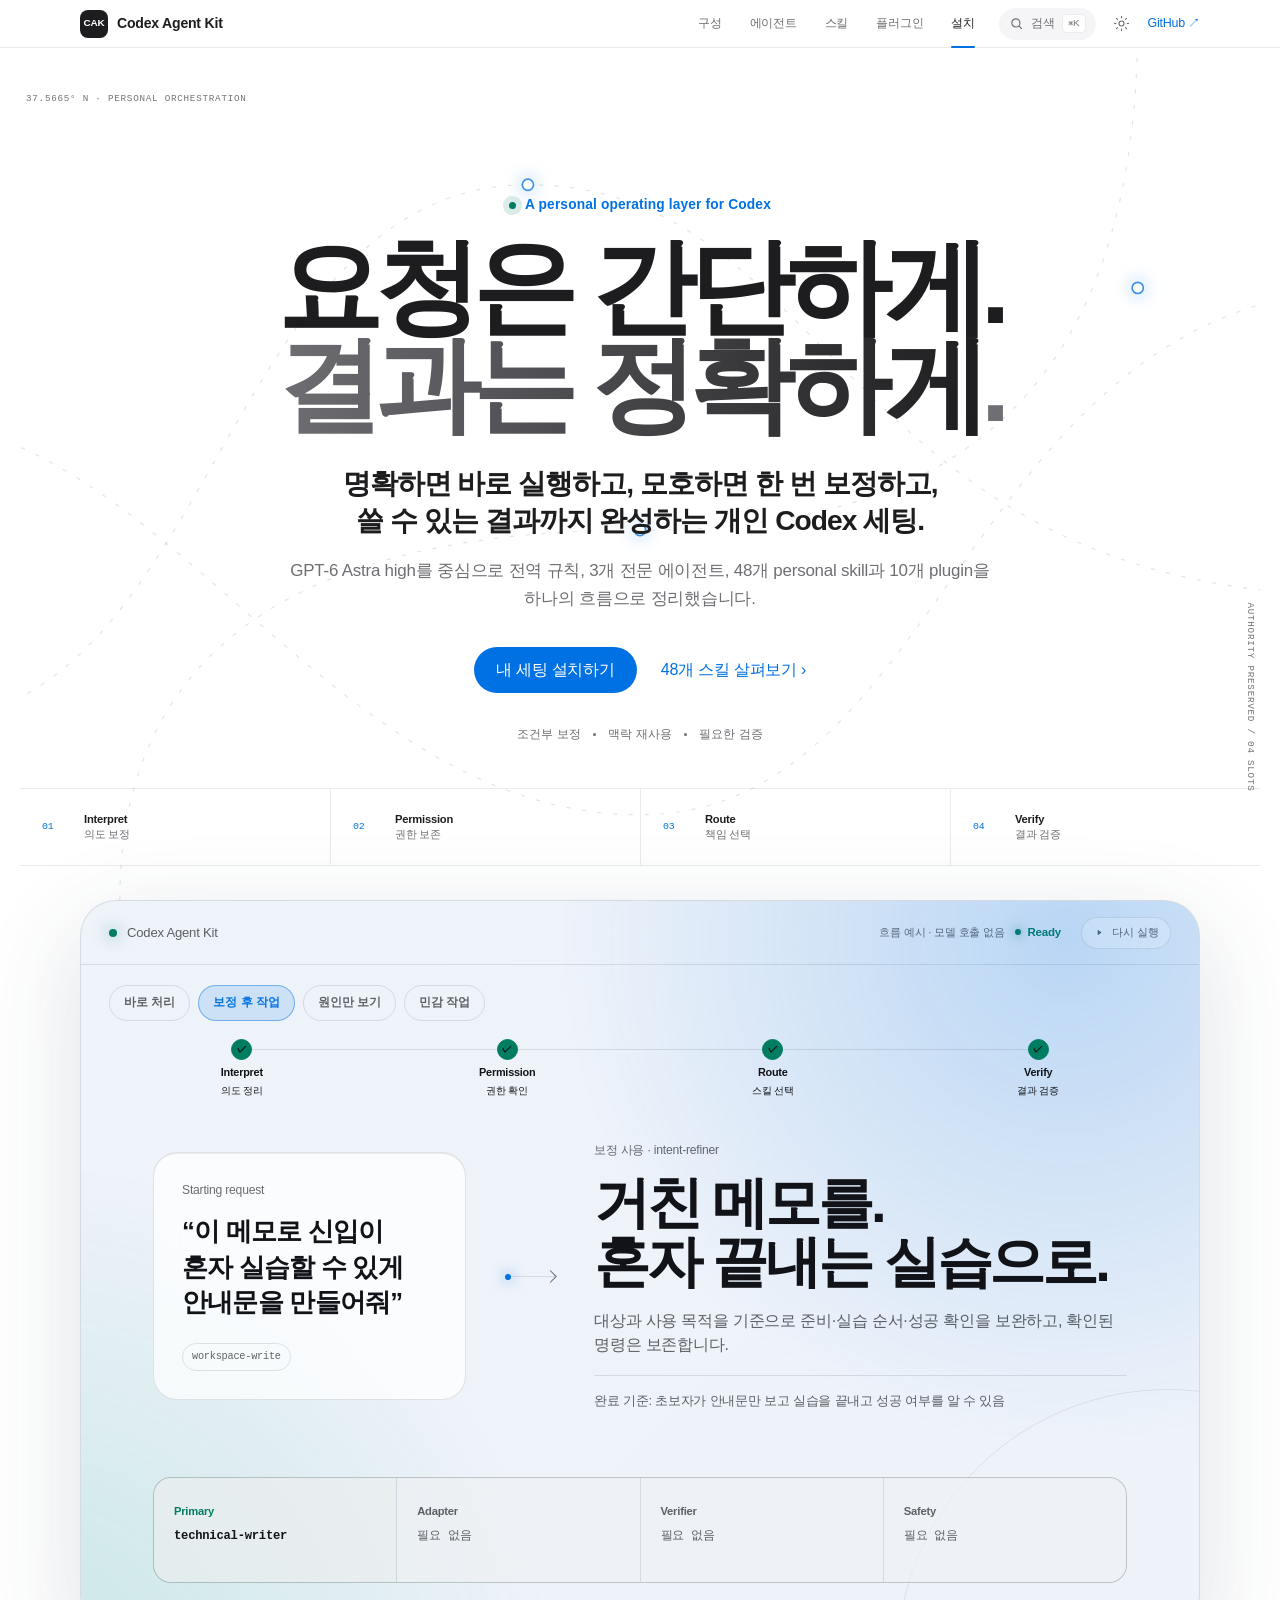
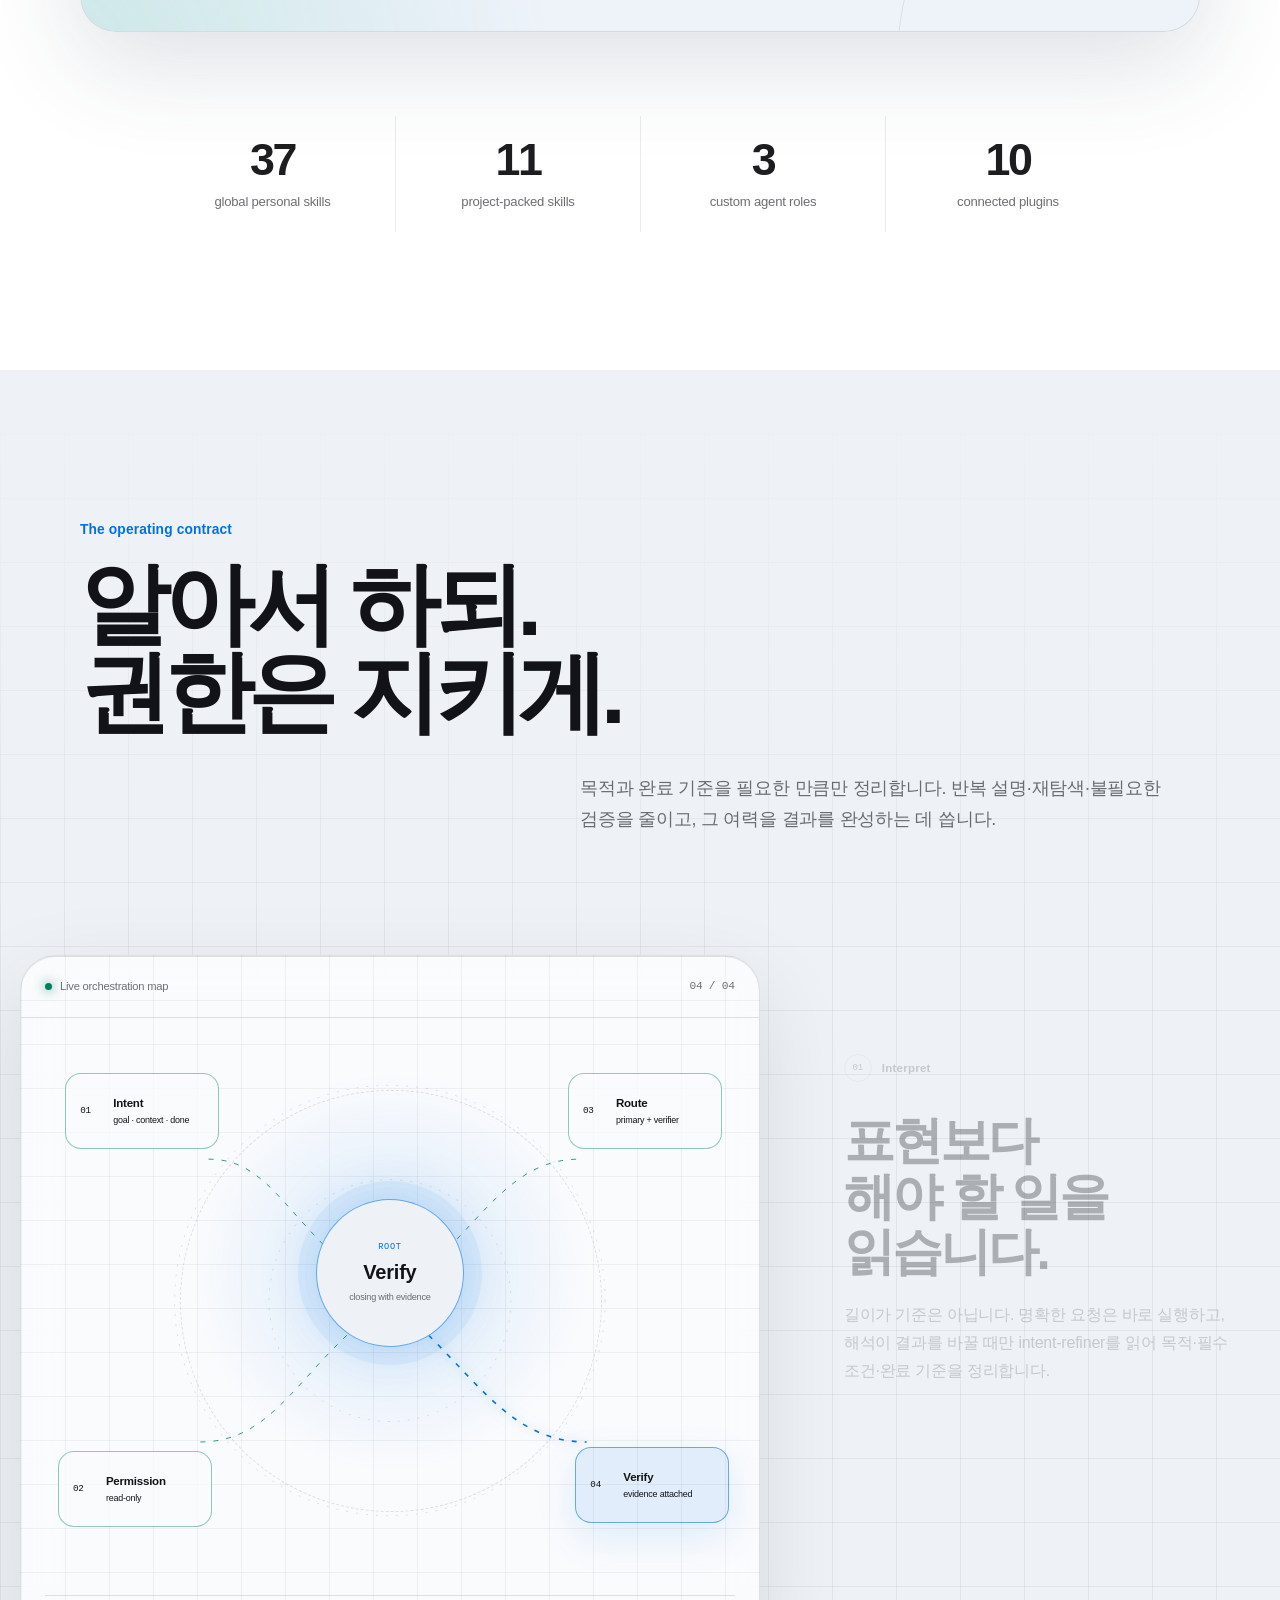
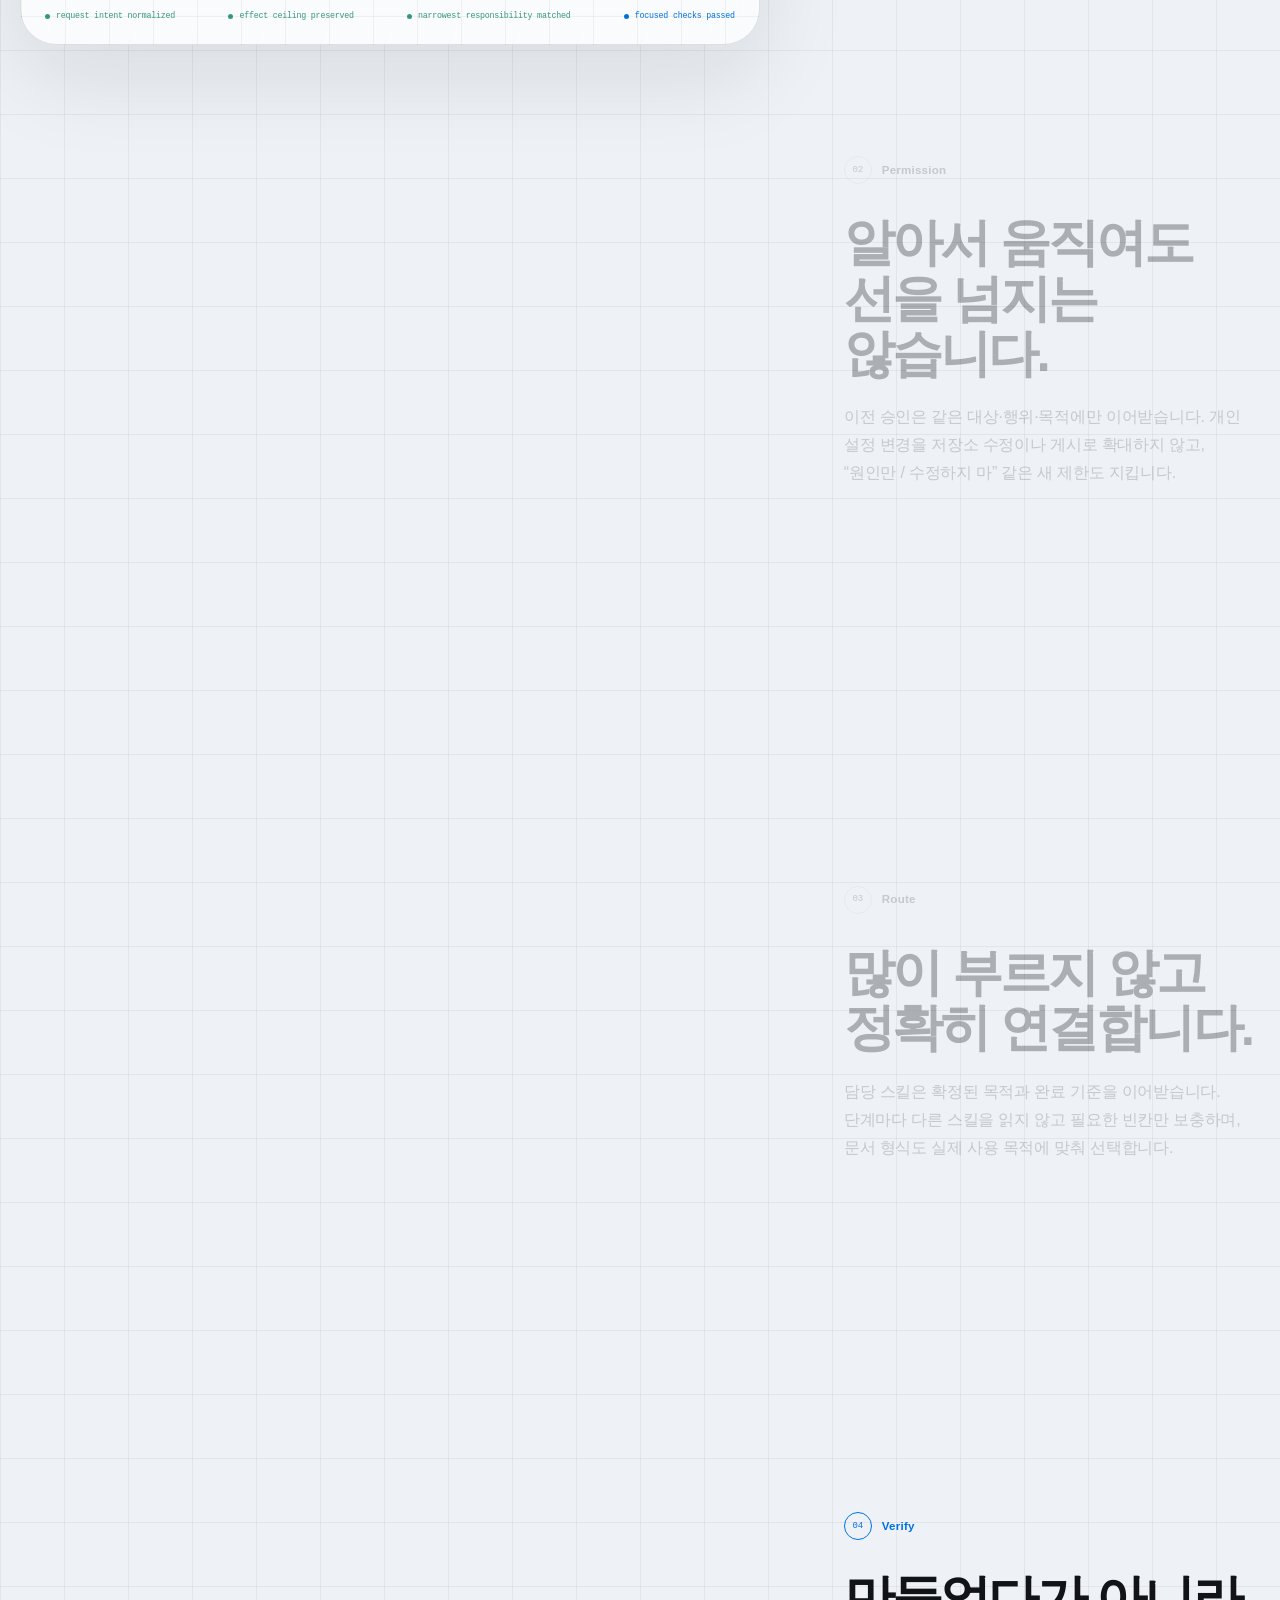
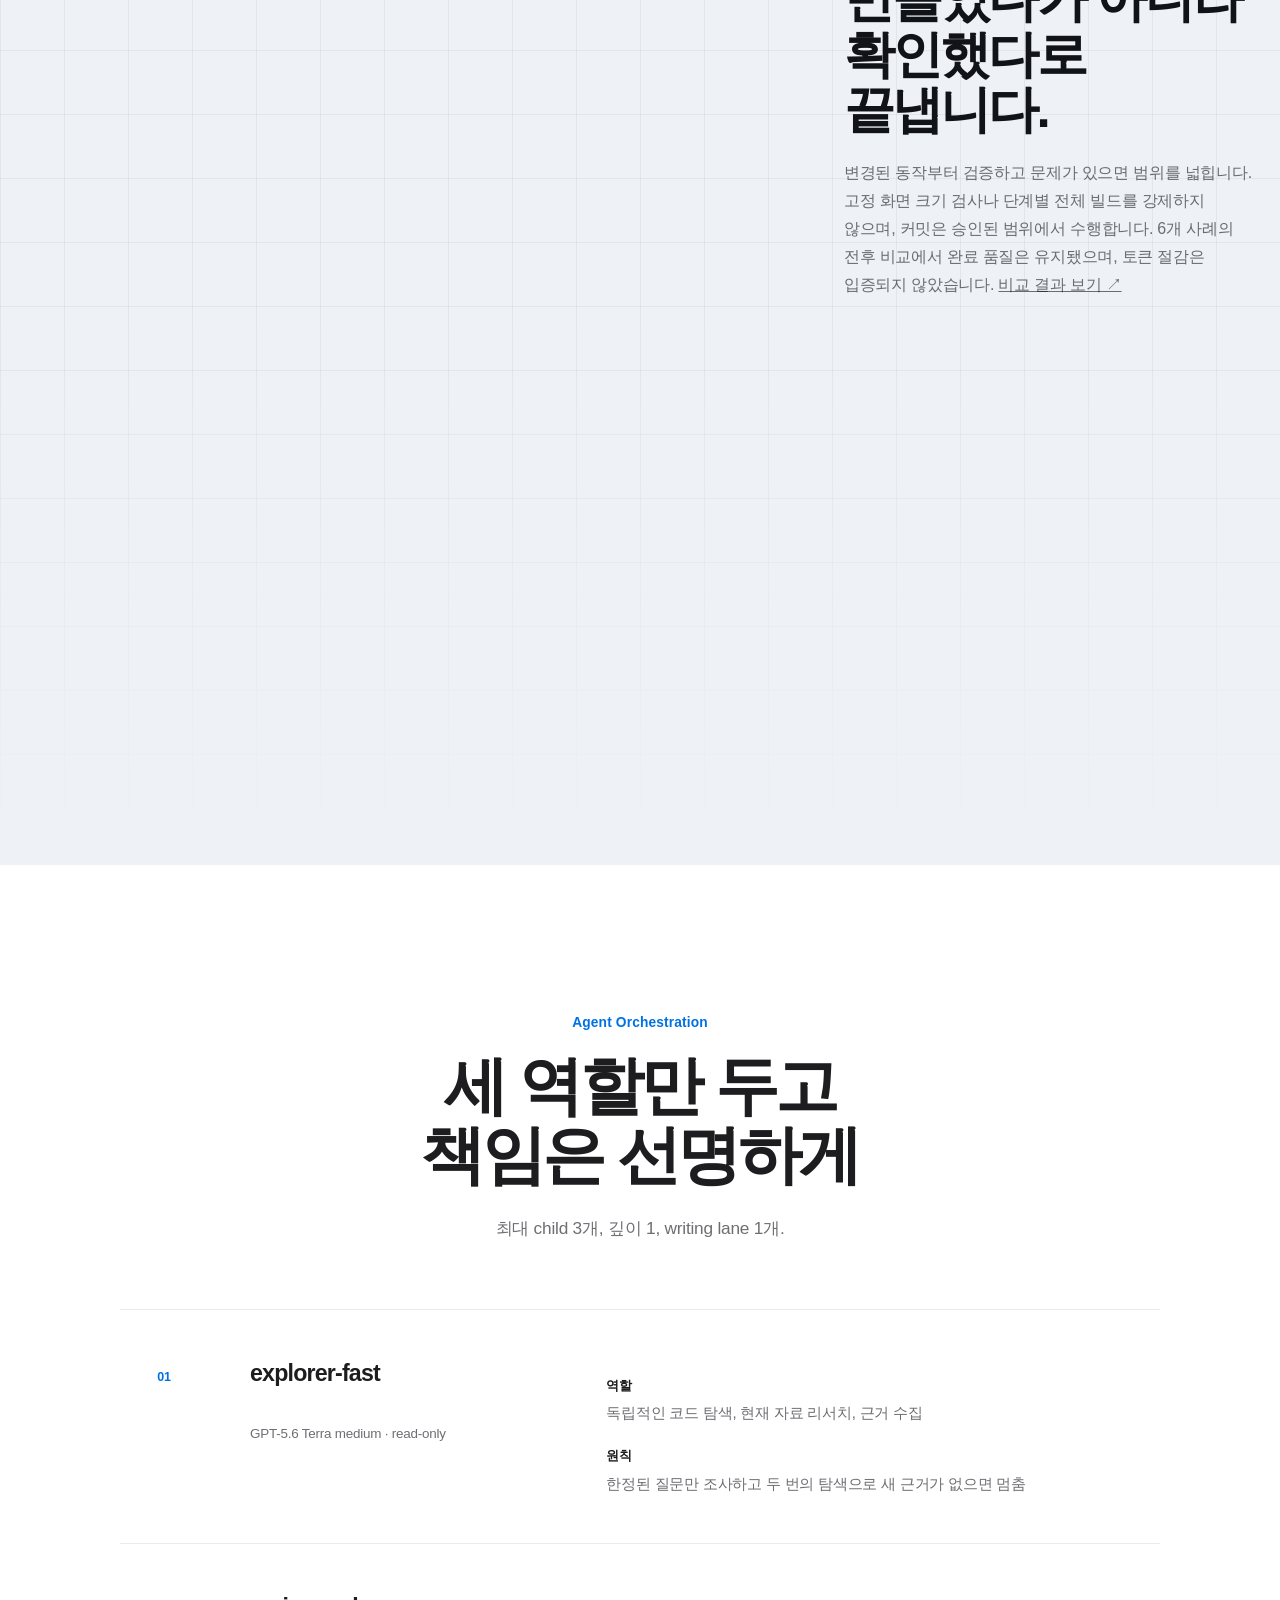
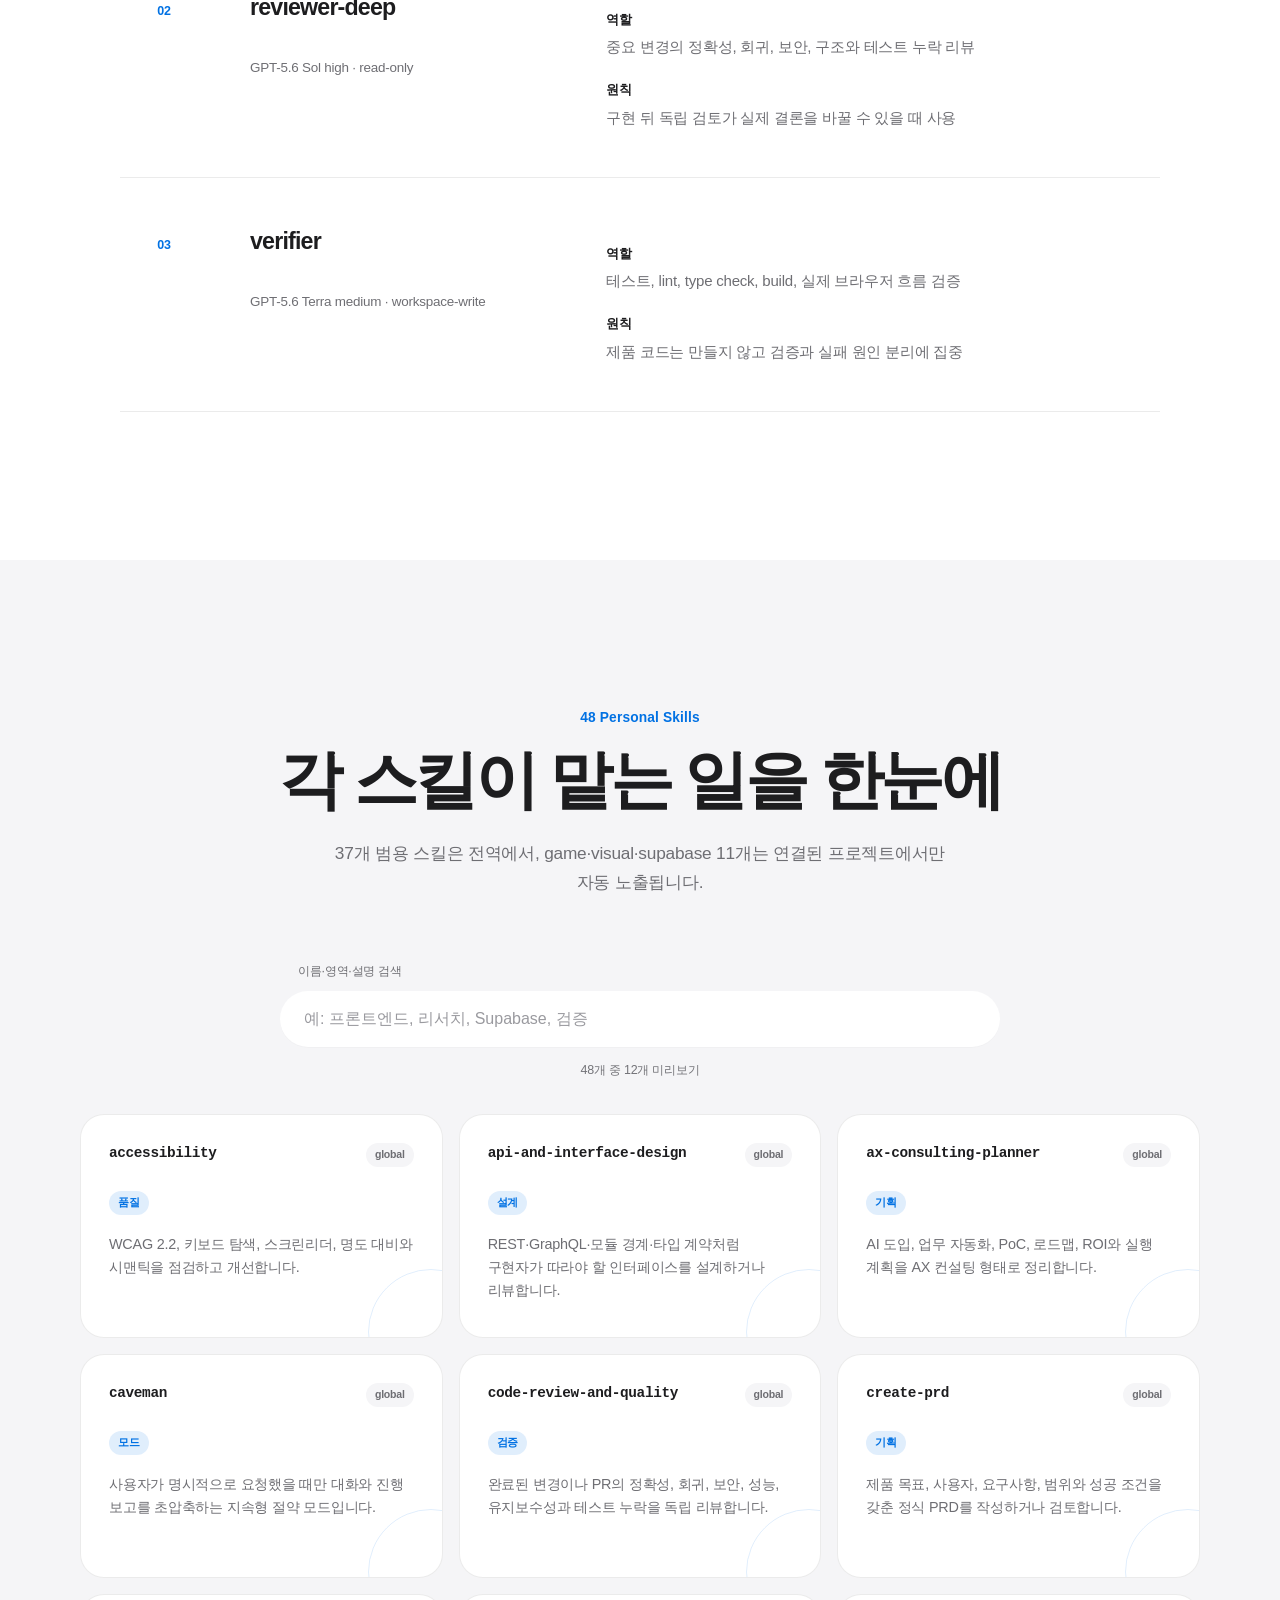
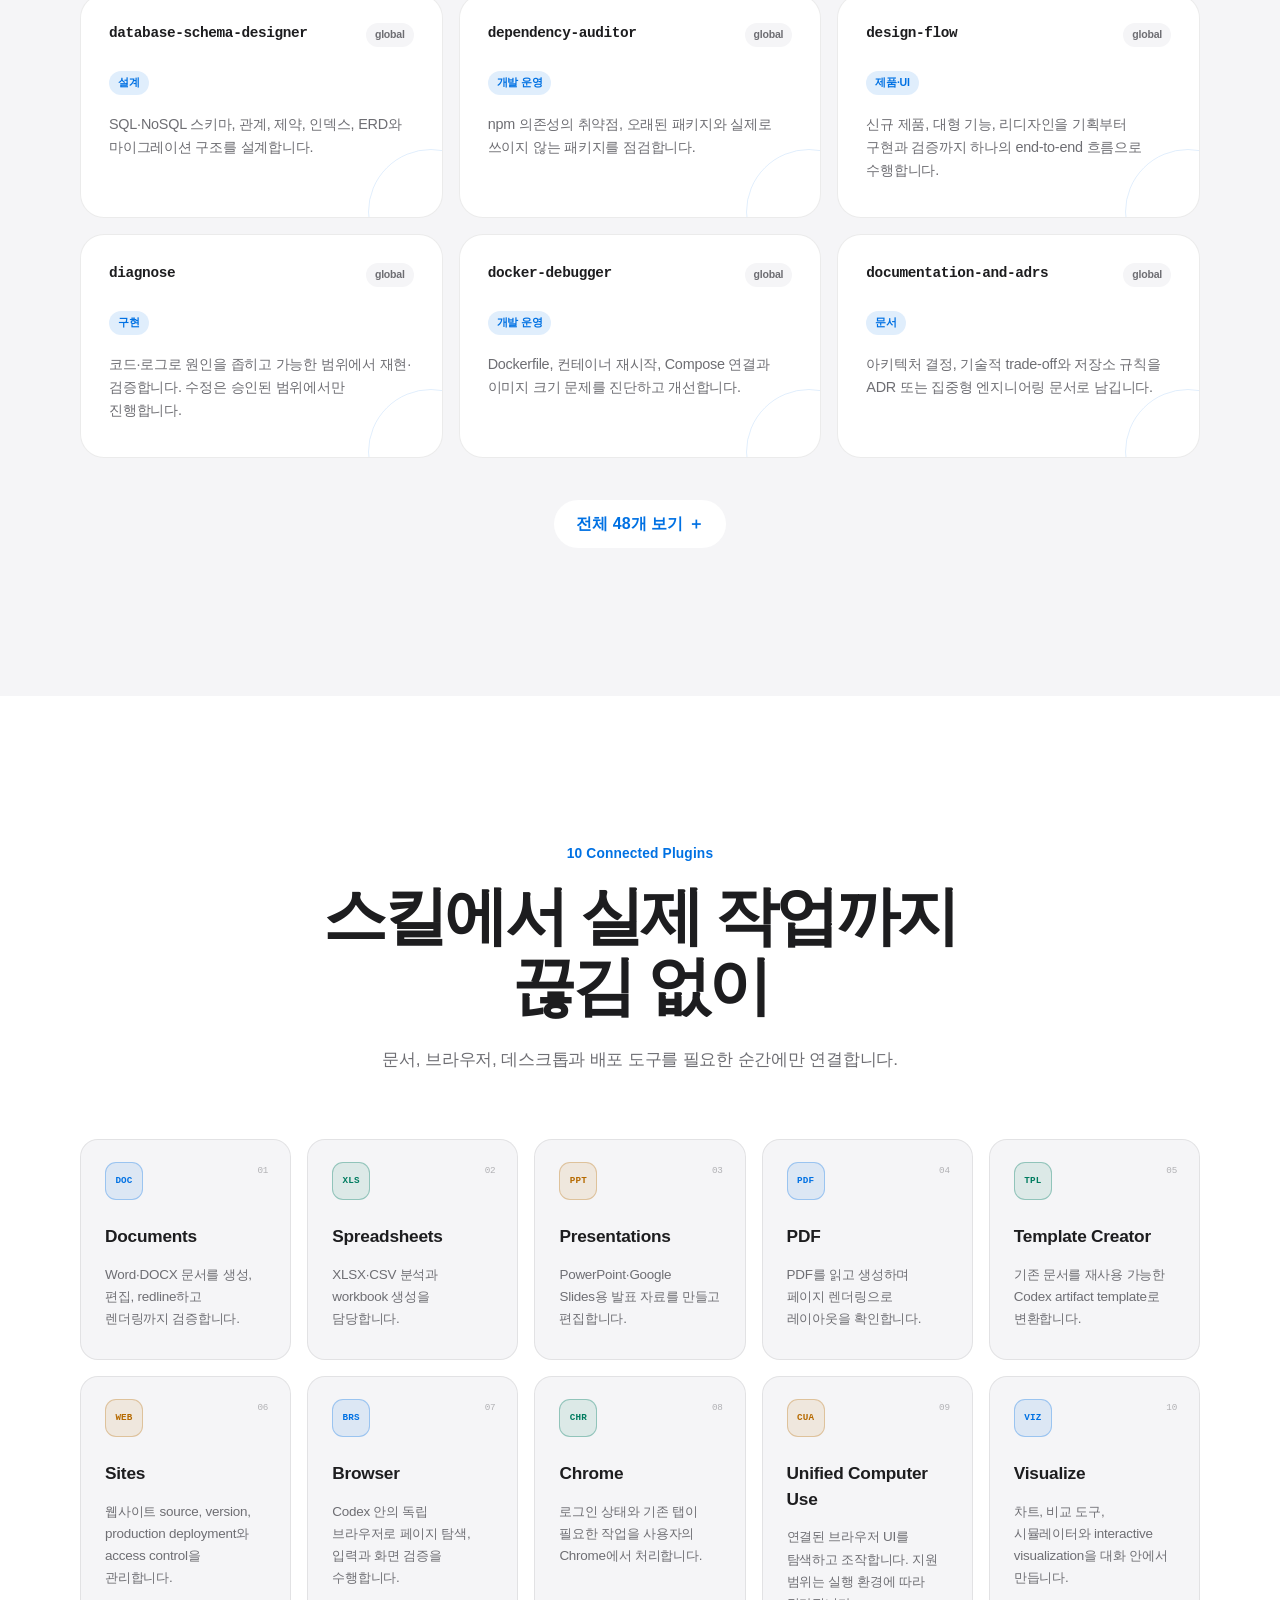
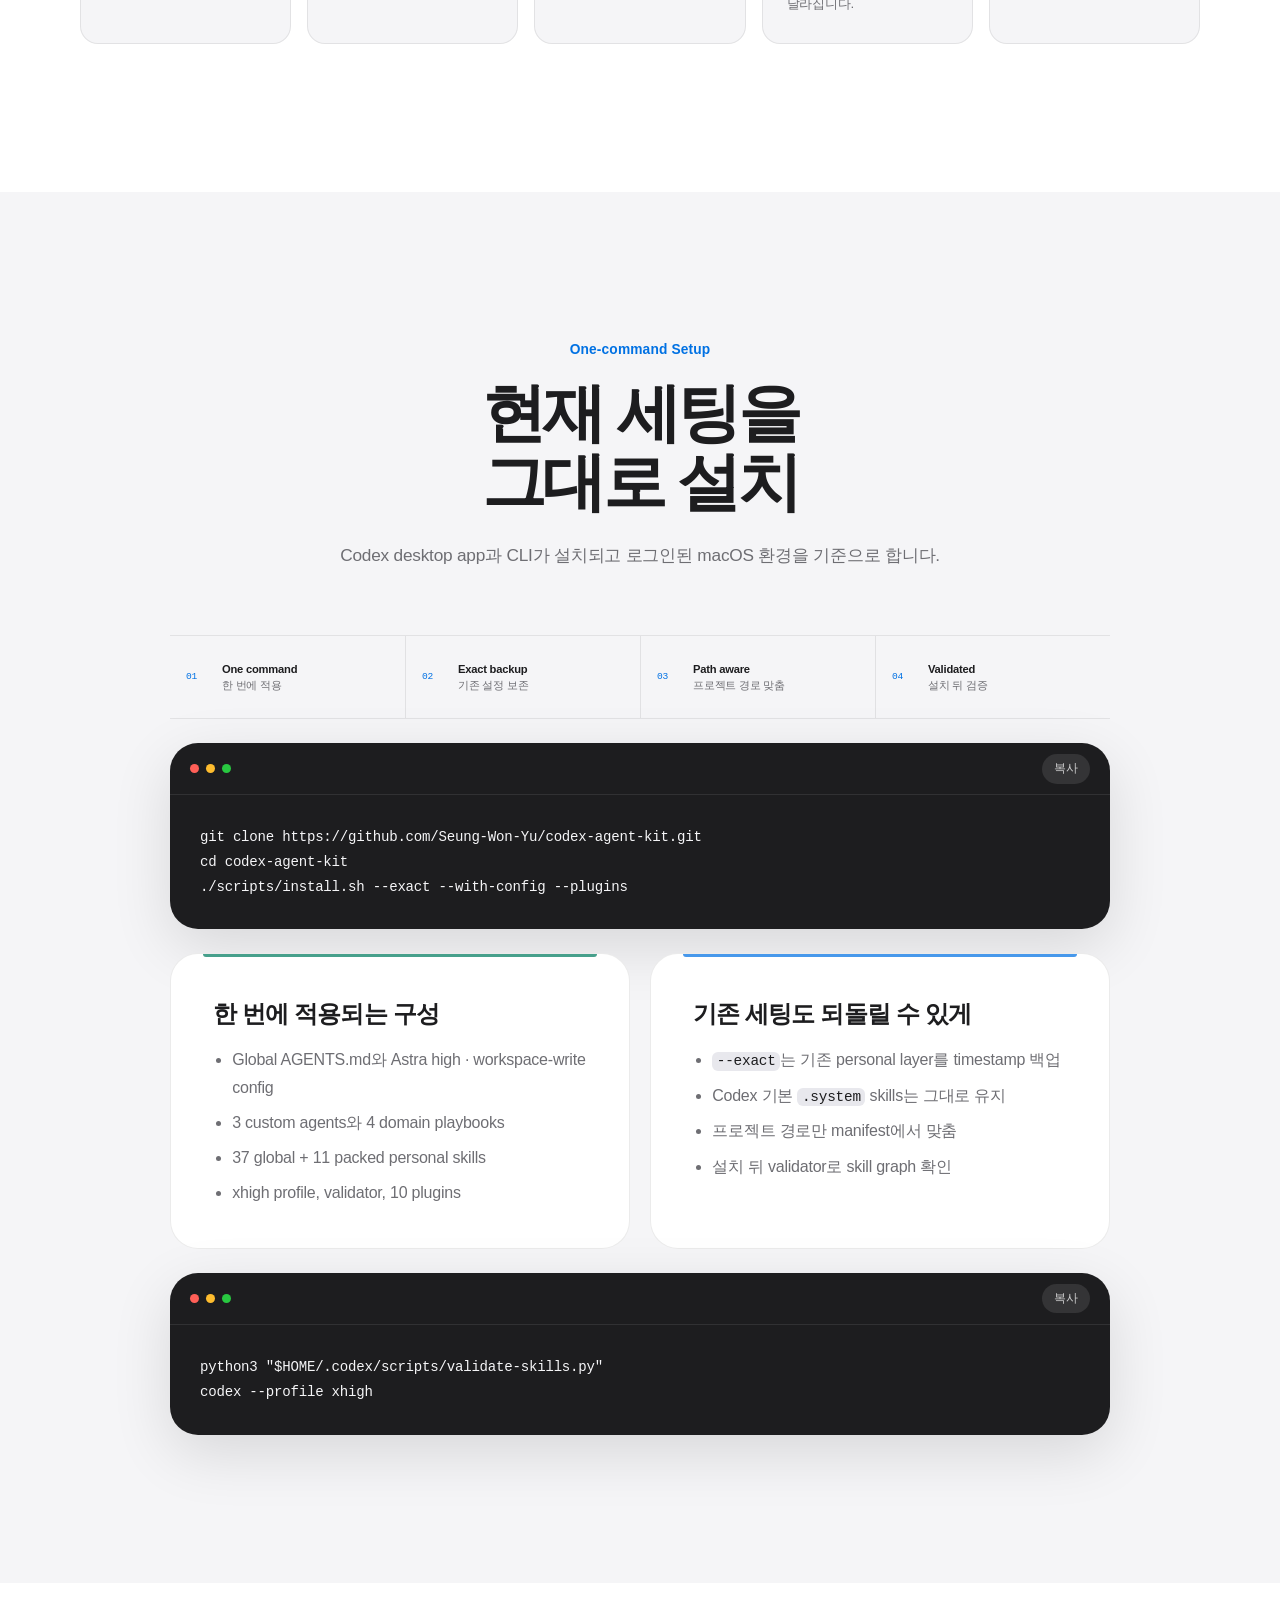
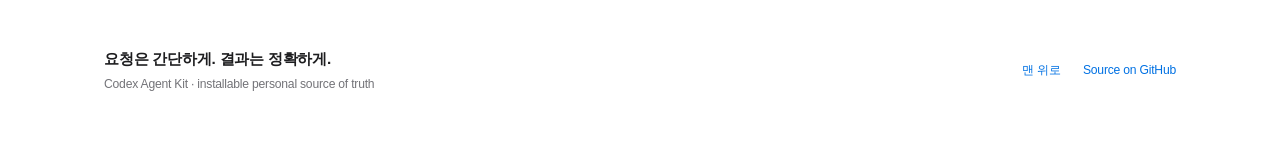
<file: index.html>
<!doctype html>
<html lang="ko">
  <head>
    <meta charset="utf-8" />
    <meta name="viewport" content="width=device-width, initial-scale=1" />
    <meta
      name="description"
      content="GPT-6 Astra를 위한 조건부 의도 보정과 직접 실행. 필요한 스킬만 읽고 중복 작업을 줄이는 개인 Codex 설정."
    />
    <meta id="themeColor" name="theme-color" content="#ffffff" />
    <meta property="og:type" content="website" />
    <meta property="og:site_name" content="Codex Agent Kit" />
    <meta property="og:locale" content="ko_KR" />
    <meta property="og:title" content="Codex Agent Kit | 요청은 간단하게. 결과는 정확하게." />
    <meta
      property="og:description"
      content="명확하면 바로 실행, 모호하면 한 번 보정. GPT-6 Astra high와 48개 스킬을 연결하는 개인 Codex 운영 설정."
    />
    <meta property="og:url" content="https://seung-won-yu.github.io/codex-agent-kit/" />
    <meta name="twitter:card" content="summary" />
    <meta name="twitter:title" content="Codex Agent Kit | 요청은 간단하게. 결과는 정확하게." />
    <meta
      name="twitter:description"
      content="명확하면 바로 실행, 모호하면 한 번 보정. GPT-6 Astra high와 48개 스킬을 연결하는 개인 Codex 운영 설정."
    />
    <link rel="canonical" href="https://seung-won-yu.github.io/codex-agent-kit/" />
    <title>Codex Agent Kit | Installable Personal Setup</title>
    <link rel="icon" href="assets/favicon.svg" type="image/svg+xml" />
    <script>
      (() => {
        try {
          const savedTheme = localStorage.getItem("cak-theme");
          const systemTheme = matchMedia("(prefers-color-scheme: dark)").matches ? "dark" : "light";
          document.documentElement.dataset.theme = savedTheme || systemTheme;
          document.documentElement.classList.add("motion-capable");
        } catch {
          document.documentElement.dataset.theme = "light";
          document.documentElement.classList.add("motion-capable");
        }
        window.__cakMotionFallback = window.setTimeout(() => {
          document.documentElement.classList.add("motion-fallback");
        }, 2500);
      })();
    </script>
    <noscript>
      <style>
        .story-chapter {
          opacity: 1 !important;
          transform: none !important;
        }
      </style>
    </noscript>
    <link rel="stylesheet" href="assets/app.css?v=astra-intake-v1" />
  </head>
  <body>
    <a class="skip-link" href="#main-content">본문으로 건너뛰기</a>
    <header class="topbar">
      <a class="brand" href="#top" aria-label="Codex Agent Kit 홈">
        <span class="brand-mark" aria-hidden="true">CAK</span>
        <span>Codex Agent Kit</span>
      </a>
      <nav class="topnav" aria-label="주요 섹션">
        <a href="#setup">구성</a>
        <a href="#agents">에이전트</a>
        <a href="#skills">스킬</a>
        <a href="#plugins">플러그인</a>
        <a href="#install">설치</a>
      </nav>
      <div class="top-actions">
        <button
          class="search-trigger"
          id="siteSearchTrigger"
          type="button"
          aria-haspopup="dialog"
          aria-controls="siteSearchDialog"
          aria-label="페이지와 스킬 검색"
        >
          <svg viewBox="0 0 24 24" aria-hidden="true">
            <circle cx="11" cy="11" r="6.5"></circle>
            <path d="m16 16 4 4"></path>
          </svg>
          <span>검색</span>
          <kbd>⌘K</kbd>
        </button>
        <button class="theme-toggle" id="themeToggle" type="button" aria-label="다크 모드로 전환">
          <svg class="theme-icon sun-icon" viewBox="0 0 24 24" aria-hidden="true">
            <circle cx="12" cy="12" r="3.5"></circle>
            <path d="M12 2v2M12 20v2M4.9 4.9l1.4 1.4M17.7 17.7l1.4 1.4M2 12h2M20 12h2M4.9 19.1l1.4-1.4M17.7 6.3l1.4-1.4"></path>
          </svg>
          <svg class="theme-icon moon-icon" viewBox="0 0 24 24" aria-hidden="true">
            <path d="M20 15.2A8 8 0 0 1 8.8 4a8.1 8.1 0 1 0 11.2 11.2Z"></path>
          </svg>
        </button>
        <a class="repo-link" href="https://github.com/Seung-Won-Yu/codex-agent-kit">GitHub</a>
      </div>
      <div class="reading-progress" aria-hidden="true"><span id="readingProgress"></span></div>
    </header>

    <dialog class="search-dialog" id="siteSearchDialog" aria-labelledby="siteSearchTitle">
      <div class="search-panel">
        <div class="search-panel-head">
          <svg viewBox="0 0 24 24" aria-hidden="true">
            <circle cx="11" cy="11" r="6.5"></circle>
            <path d="m16 16 4 4"></path>
          </svg>
          <label class="visually-hidden" for="siteSearchInput" id="siteSearchTitle">페이지와 스킬 검색</label>
          <input
            id="siteSearchInput"
            type="search"
            placeholder="구성, 에이전트, 스킬 이름 검색"
            autocomplete="off"
          />
          <button class="search-close" id="siteSearchClose" type="button" aria-label="검색 닫기">Esc</button>
        </div>
        <p class="search-hint" id="siteSearchHint">섹션과 48개 스킬을 한 번에 찾습니다.</p>
        <div class="search-results" id="siteSearchResults" role="region" aria-label="검색 결과" aria-live="polite"></div>
      </div>
    </dialog>

    <main id="main-content">
      <div id="top" aria-hidden="true"></div>
      <section class="hero" aria-labelledby="hero-title">
        <svg class="hero-map" viewBox="0 0 1200 760" aria-hidden="true" preserveAspectRatio="xMidYMid slice">
          <path class="hero-route hero-route-a" d="M-40 600C220 600 226 122 500 122S780 488 1240 488"></path>
          <path class="hero-route hero-route-b" d="M-60 332C176 332 322 684 600 684S890 214 1260 214"></path>
          <path class="hero-route hero-route-c" d="M136 760C136 488 374 430 600 430S1044 356 1044-24"></path>
          <circle cx="500" cy="122" r="5"></circle>
          <circle cx="600" cy="430" r="5"></circle>
          <circle cx="1044" cy="214" r="5"></circle>
        </svg>
        <div class="hero-coordinate hero-coordinate-top" aria-hidden="true">37.5665° N · PERSONAL ORCHESTRATION</div>
        <div class="hero-coordinate hero-coordinate-side" aria-hidden="true">AUTHORITY PRESERVED / 04 SLOTS</div>
        <div class="hero-copy">
          <p class="eyebrow hero-kicker" data-reveal>
            <span aria-hidden="true"></span> A personal operating layer for Codex
          </p>
          <h1 id="hero-title" data-reveal>
            요청은 간단하게.<br /><span class="hero-gradient">결과는 정확하게</span><span class="hero-stop">.</span>
          </h1>
          <p class="hero-line" data-reveal>
            명확하면 바로 실행하고, 모호하면 한 번 보정하고,<br class="desktop-break" />
            쓸 수 있는 결과까지 완성하는 개인 Codex 세팅.
          </p>
          <p class="lede" data-reveal>
            GPT-6 Astra high를 중심으로 전역 규칙, 3개 전문 에이전트,
            48개 personal skill과 10개 plugin을 하나의 흐름으로 정리했습니다.
          </p>
          <div class="hero-actions" data-reveal>
            <a class="button primary" href="#install">내 세팅 설치하기</a>
            <a class="button secondary" href="#skills">48개 스킬 살펴보기 <span aria-hidden="true">›</span></a>
          </div>
          <div class="hero-signals" aria-label="핵심 운영 원칙" data-reveal>
            <span>조건부 보정</span>
            <span>맥락 재사용</span>
            <span>필요한 검증</span>
          </div>
        </div>
        <div class="hero-readout" aria-label="요청 처리 핵심 단계" data-reveal>
          <span><i>01</i><b>Interpret</b><em>의도 보정</em></span>
          <span><i>02</i><b>Permission</b><em>권한 보존</em></span>
          <span><i>03</i><b>Route</b><em>책임 선택</em></span>
          <span><i>04</i><b>Verify</b><em>결과 검증</em></span>
        </div>
      </section>

      <section class="product-stage" aria-label="Codex 요청 처리 예시" data-reveal>
        <div class="stage-ambient" aria-hidden="true"></div>
        <div class="stage-chrome">
          <span class="stage-dot"></span>
          <span>Codex Agent Kit</span>
          <span class="stage-version">흐름 예시 · 모델 호출 없음</span>
          <strong><span aria-hidden="true"></span> Ready</strong>
          <button class="stage-run" id="demoRun" type="button" aria-label="현재 요청 처리 흐름 다시 실행">
            <svg viewBox="0 0 20 20" aria-hidden="true"><path d="m7.2 5.6 6 4.4-6 4.4Z"></path></svg>
            <span>다시 실행</span>
          </button>
        </div>
        <div class="stage-presets" role="group" aria-label="데모 요청 선택">
          <button type="button" data-demo="direct" aria-pressed="false">바로 처리</button>
          <button type="button" data-demo="build" aria-pressed="true">보정 후 작업</button>
          <button type="button" data-demo="inspect" aria-pressed="false">원인만 보기</button>
          <button type="button" data-demo="secure" aria-pressed="false">민감 작업</button>
        </div>
        <ol class="stage-progress" aria-label="현재 요청 처리 단계">
          <li data-stage-phase="interpret"><span>01</span><b>Interpret</b><em>의도 정리</em></li>
          <li data-stage-phase="permission"><span>02</span><b>Permission</b><em>권한 확인</em></li>
          <li data-stage-phase="route"><span>03</span><b>Route</b><em>스킬 선택</em></li>
          <li data-stage-phase="verify"><span>04</span><b>Verify</b><em>결과 검증</em></li>
        </ol>
        <p class="visually-hidden" id="demoStatus" aria-live="polite">요청 처리 준비됨</p>
        <div class="stage-body">
          <div class="stage-prompt">
            <span class="stage-label">Starting request</span>
            <p id="demoPrompt">“이 메모로 신입이 혼자 실습할 수 있게 안내문을 만들어줘”</p>
            <span class="stage-permission" id="demoPermission">workspace-write</span>
          </div>
          <div class="stage-arrow" aria-hidden="true">
            <span></span>
          </div>
          <div class="stage-result" id="demoResult" aria-live="polite">
            <span class="stage-label" id="demoIntake">보정 사용 · intent-refiner</span>
            <h2 id="demoTitle">거친 메모를.<br />혼자 끝내는 실습으로.</h2>
            <p id="demoSummary">대상과 사용 목적을 기준으로 준비·실습 순서·성공 확인을 보완하고, 확인된 명령은 보존합니다.</p>
            <p class="stage-check" id="demoCheck">완료 기준: 초보자가 안내문만 보고 실습을 끝내고 성공 여부를 알 수 있음</p>
          </div>
          <div class="stage-slots" aria-label="스킬 조합 슬롯">
            <span data-slot="primary" class="is-active">
              <small>Primary</small><em>technical-writer</em>
            </span>
            <span data-slot="adapter">
              <small>Adapter</small><em>필요 없음</em>
            </span>
            <span data-slot="verifier">
              <small>Verifier</small><em>필요 없음</em>
            </span>
            <span data-slot="safety">
              <small>Safety</small><em>필요 없음</em>
            </span>
          </div>
        </div>
      </section>

      <section class="stats-band" aria-label="현재 구성 수치">
        <div><strong data-count="37">37</strong><span>global personal skills</span></div>
        <div><strong data-count="11">11</strong><span>project-packed skills</span></div>
        <div><strong data-count="3">3</strong><span>custom agent roles</span></div>
        <div><strong data-count="10">10</strong><span>connected plugins</span></div>
      </section>

      <section id="setup" class="system-story" aria-labelledby="story-title">
        <div class="story-intro">
          <p class="eyebrow">The operating contract</p>
          <h2 id="story-title">알아서 하되.<br />권한은 지키게.</h2>
          <p>
            목적과 완료 기준을 필요한 만큼만 정리합니다. 반복 설명·재탐색·불필요한 검증을 줄이고,
            그 여력을 결과를 완성하는 데 씁니다.
          </p>
        </div>
        <div class="story-layout">
          <div class="story-sticky">
            <div class="story-canvas" id="storyCanvas" data-story-active="intent" aria-hidden="true">
              <div class="story-canvas-head">
                <span><i aria-hidden="true"></i> Live orchestration map</span>
                <em id="storySequence">01 / 04</em>
              </div>
              <svg class="story-network" viewBox="0 0 720 620" aria-hidden="true">
                <circle class="network-orbit network-orbit-outer" cx="360" cy="292" r="210"></circle>
                <circle class="network-orbit network-orbit-inner" cx="360" cy="292" r="118"></circle>
                <path data-network-line="intent" d="M183 154C248 154 260 224 360 292"></path>
                <path data-network-line="permission" d="M175 430C252 430 274 350 360 292"></path>
                <path data-network-line="route" d="M360 292C444 230 470 154 545 154"></path>
                <path data-network-line="verify" d="M360 292C440 356 470 430 552 430"></path>
              </svg>
              <div class="story-core">
                <span>ROOT</span>
                <strong id="storyCoreTitle">Intent</strong>
                <em id="storyCoreStatus">normalizing request</em>
              </div>
              <div class="story-node story-node-intent" data-story-node="intent">
                <span>01</span><b>Intent</b><em>goal · context · done</em>
              </div>
              <div class="story-node story-node-permission" data-story-node="permission">
                <span>02</span><b>Permission</b><em>read-only</em>
              </div>
              <div class="story-node story-node-route" data-story-node="route">
                <span>03</span><b>Route</b><em>primary + verifier</em>
              </div>
              <div class="story-node story-node-verify" data-story-node="verify">
                <span>04</span><b>Verify</b><em>evidence attached</em>
              </div>
              <div class="story-log" aria-hidden="true">
                <span data-story-log="intent"><i></i> request intent normalized</span>
                <span data-story-log="permission"><i></i> effect ceiling preserved</span>
                <span data-story-log="route"><i></i> narrowest responsibility matched</span>
                <span data-story-log="verify"><i></i> focused checks passed</span>
              </div>
            </div>
          </div>
          <div class="story-chapters">
            <article class="story-chapter is-active" data-story-key="intent">
              <button type="button" data-story-trigger aria-pressed="true">
                <span>01</span><strong>Interpret</strong>
              </button>
              <h3>표현보다<br />해야 할 일을 읽습니다.</h3>
              <p>길이가 기준은 아닙니다. 명확한 요청은 바로 실행하고, 해석이 결과를 바꿀 때만 intent-refiner를 읽어 목적·필수 조건·완료 기준을 정리합니다.</p>
            </article>
            <article class="story-chapter" data-story-key="permission">
              <button type="button" data-story-trigger aria-pressed="false">
                <span>02</span><strong>Permission</strong>
              </button>
              <h3>알아서 움직여도<br />선을 넘지는 않습니다.</h3>
              <p>이전 승인은 같은 대상·행위·목적에만 이어받습니다. 개인 설정 변경을 저장소 수정이나 게시로 확대하지 않고, “원인만 / 수정하지 마” 같은 새 제한도 지킵니다.</p>
            </article>
            <article class="story-chapter" data-story-key="route">
              <button type="button" data-story-trigger aria-pressed="false">
                <span>03</span><strong>Route</strong>
              </button>
              <h3>많이 부르지 않고<br />정확히 연결합니다.</h3>
              <p>담당 스킬은 확정된 목적과 완료 기준을 이어받습니다. 단계마다 다른 스킬을 읽지 않고 필요한 빈칸만 보충하며, 문서 형식도 실제 사용 목적에 맞춰 선택합니다.</p>
            </article>
            <article class="story-chapter" data-story-key="verify">
              <button type="button" data-story-trigger aria-pressed="false">
                <span>04</span><strong>Verify</strong>
              </button>
              <h3>만들었다가 아니라<br />확인했다로 끝냅니다.</h3>
              <p>변경된 동작부터 검증하고 문제가 있으면 범위를 넓힙니다. 고정 화면 크기 검사나 단계별 전체 빌드를 강제하지 않으며, 커밋은 승인된 범위에서 수행합니다. 6개 사례의 전후 비교에서 완료 품질은 유지됐으며, 토큰 절감은 입증되지 않았습니다. <a href="https://github.com/Seung-Won-Yu/codex-agent-kit/blob/main/docs/evaluations/2026-09-09.md">비교 결과 보기 ↗</a></p>
            </article>
          </div>
        </div>
      </section>

      <section id="agents" class="section-grid" aria-labelledby="agents-title">
        <div class="section-heading">
          <p class="eyebrow">Agent Orchestration</p>
          <h2 id="agents-title">세 역할만 두고<br />책임은 선명하게</h2>
          <p class="section-note">최대 child 3개, 깊이 1, writing lane 1개.</p>
        </div>
        <div class="layer-list">
          <article class="layer-item">
            <span class="layer-index">01</span>
            <div>
              <h3>explorer-fast</h3>
              <p>GPT-5.6 Terra medium · read-only</p>
              <dl>
                <dt>역할</dt>
                <dd>독립적인 코드 탐색, 현재 자료 리서치, 근거 수집</dd>
                <dt>원칙</dt>
                <dd>한정된 질문만 조사하고 두 번의 탐색으로 새 근거가 없으면 멈춤</dd>
              </dl>
            </div>
          </article>
          <article class="layer-item">
            <span class="layer-index">02</span>
            <div>
              <h3>reviewer-deep</h3>
              <p>GPT-5.6 Sol high · read-only</p>
              <dl>
                <dt>역할</dt>
                <dd>중요 변경의 정확성, 회귀, 보안, 구조와 테스트 누락 리뷰</dd>
                <dt>원칙</dt>
                <dd>구현 뒤 독립 검토가 실제 결론을 바꿀 수 있을 때 사용</dd>
              </dl>
            </div>
          </article>
          <article class="layer-item">
            <span class="layer-index">03</span>
            <div>
              <h3>verifier</h3>
              <p>GPT-5.6 Terra medium · workspace-write</p>
              <dl>
                <dt>역할</dt>
                <dd>테스트, lint, type check, build, 실제 브라우저 흐름 검증</dd>
                <dt>원칙</dt>
                <dd>제품 코드는 만들지 않고 검증과 실패 원인 분리에 집중</dd>
              </dl>
            </div>
          </article>
        </div>
      </section>

      <section id="skills" class="section-grid section-tint" aria-labelledby="skills-title">
        <div class="section-heading">
          <p class="eyebrow">48 Personal Skills</p>
          <h2 id="skills-title">각 스킬이 맡는 일을 한눈에</h2>
          <p class="section-note">
            37개 범용 스킬은 전역에서, game·visual·supabase 11개는 연결된 프로젝트에서만 자동 노출됩니다.
          </p>
        </div>
        <div>
          <div class="toolbar">
            <label for="skillSearch">이름·영역·설명 검색</label>
            <input id="skillSearch" type="search" placeholder="예: 프론트엔드, 리서치, Supabase, 검증" />
          </div>
          <div class="skill-meta" id="skillMeta">48개 중 48개 표시</div>
          <div class="skill-cloud" id="skillCloud" aria-live="polite"></div>
          <div class="skill-toggle-wrap">
            <button class="skill-toggle" id="skillToggle" type="button" aria-expanded="false">
              전체 48개 보기 <span aria-hidden="true">＋</span>
            </button>
          </div>
          <noscript>
            <p><a href="docs/skill-catalog.md">전체 스킬 설명은 Skill Catalog에서 확인할 수 있습니다.</a></p>
          </noscript>
        </div>
      </section>

      <section id="plugins" class="section-grid" aria-labelledby="plugins-title">
        <div class="section-heading">
          <p class="eyebrow">10 Connected Plugins</p>
          <h2 id="plugins-title">스킬에서 실제 작업까지<br />끊김 없이</h2>
          <p class="section-note">문서, 브라우저, 데스크톱과 배포 도구를 필요한 순간에만 연결합니다.</p>
        </div>
        <div class="catalog-grid">
          <section><span class="plugin-mark" aria-hidden="true">DOC</span><h3>Documents</h3><p>Word·DOCX 문서를 생성, 편집, redline하고 렌더링까지 검증합니다.</p></section>
          <section><span class="plugin-mark" aria-hidden="true">XLS</span><h3>Spreadsheets</h3><p>XLSX·CSV 분석과 workbook 생성을 담당합니다.</p></section>
          <section><span class="plugin-mark" aria-hidden="true">PPT</span><h3>Presentations</h3><p>PowerPoint·Google Slides용 발표 자료를 만들고 편집합니다.</p></section>
          <section><span class="plugin-mark" aria-hidden="true">PDF</span><h3>PDF</h3><p>PDF를 읽고 생성하며 페이지 렌더링으로 레이아웃을 확인합니다.</p></section>
          <section><span class="plugin-mark" aria-hidden="true">TPL</span><h3>Template Creator</h3><p>기존 문서를 재사용 가능한 Codex artifact template로 변환합니다.</p></section>
          <section><span class="plugin-mark" aria-hidden="true">WEB</span><h3>Sites</h3><p>웹사이트 source, version, production deployment와 access control을 관리합니다.</p></section>
          <section><span class="plugin-mark" aria-hidden="true">BRS</span><h3>Browser</h3><p>Codex 안의 독립 브라우저로 페이지 탐색, 입력과 화면 검증을 수행합니다.</p></section>
          <section><span class="plugin-mark" aria-hidden="true">CHR</span><h3>Chrome</h3><p>로그인 상태와 기존 탭이 필요한 작업을 사용자의 Chrome에서 처리합니다.</p></section>
          <section><span class="plugin-mark" aria-hidden="true">CUA</span><h3>Unified Computer Use</h3><p>연결된 브라우저 UI를 탐색하고 조작합니다. 지원 범위는 실행 환경에 따라 달라집니다.</p></section>
          <section><span class="plugin-mark" aria-hidden="true">VIZ</span><h3>Visualize</h3><p>차트, 비교 도구, 시뮬레이터와 interactive visualization을 대화 안에서 만듭니다.</p></section>
        </div>
      </section>

      <section id="install" class="section-grid section-tint" aria-labelledby="install-title">
        <div class="section-heading">
          <p class="eyebrow">One-command Setup</p>
          <h2 id="install-title">현재 세팅을<br />그대로 설치</h2>
          <p class="section-note">Codex desktop app과 CLI가 설치되고 로그인된 macOS 환경을 기준으로 합니다.</p>
        </div>
        <div class="content-stack">
          <div class="install-meta" aria-label="설치 흐름 특징">
            <span><i>01</i><strong>One command</strong><em>한 번에 적용</em></span>
            <span><i>02</i><strong>Exact backup</strong><em>기존 설정 보존</em></span>
            <span><i>03</i><strong>Path aware</strong><em>프로젝트 경로 맞춤</em></span>
            <span><i>04</i><strong>Validated</strong><em>설치 뒤 검증</em></span>
          </div>
          <div class="terminal">
            <div class="terminal-bar">
              <span></span><span></span><span></span>
              <button class="copy-button" type="button" data-copy-target="installCommand">복사</button>
            </div>
            <pre><code id="installCommand">git clone https://github.com/Seung-Won-Yu/codex-agent-kit.git
cd codex-agent-kit
./scripts/install.sh --exact --with-config --plugins</code></pre>
          </div>

          <div class="principle-grid">
            <article class="card accent-green">
              <h3>한 번에 적용되는 구성</h3>
              <ul>
                <li>Global AGENTS.md와 Astra high · workspace-write config</li>
                <li>3 custom agents와 4 domain playbooks</li>
                <li>37 global + 11 packed personal skills</li>
                <li>xhigh profile, validator, 10 plugins</li>
              </ul>
            </article>
            <article class="card accent-blue">
              <h3>기존 세팅도 되돌릴 수 있게</h3>
              <ul>
                <li><code>--exact</code>는 기존 personal layer를 timestamp 백업</li>
                <li>Codex 기본 <code>.system</code> skills는 그대로 유지</li>
                <li>프로젝트 경로만 manifest에서 맞춤</li>
                <li>설치 뒤 validator로 skill graph 확인</li>
              </ul>
            </article>
          </div>

          <div class="terminal">
            <div class="terminal-bar">
              <span></span><span></span><span></span>
              <button class="copy-button" type="button" data-copy-target="verifyCommand">복사</button>
            </div>
            <pre><code id="verifyCommand">python3 "$HOME/.codex/scripts/validate-skills.py"
codex --profile xhigh</code></pre>
          </div>
        </div>
      </section>
    </main>

    <footer class="footer">
      <div>
        <strong>요청은 간단하게. 결과는 정확하게.</strong>
        <span>Codex Agent Kit · installable personal source of truth</span>
      </div>
      <nav aria-label="푸터 링크">
        <a href="#top">맨 위로</a>
        <a href="https://github.com/Seung-Won-Yu/codex-agent-kit">Source on GitHub</a>
      </nav>
    </footer>
    <script src="assets/skills.js?v=catalog-v3"></script>
    <script src="assets/app.js?v=astra-intake-v1"></script>
  </body>
</html>
</file>
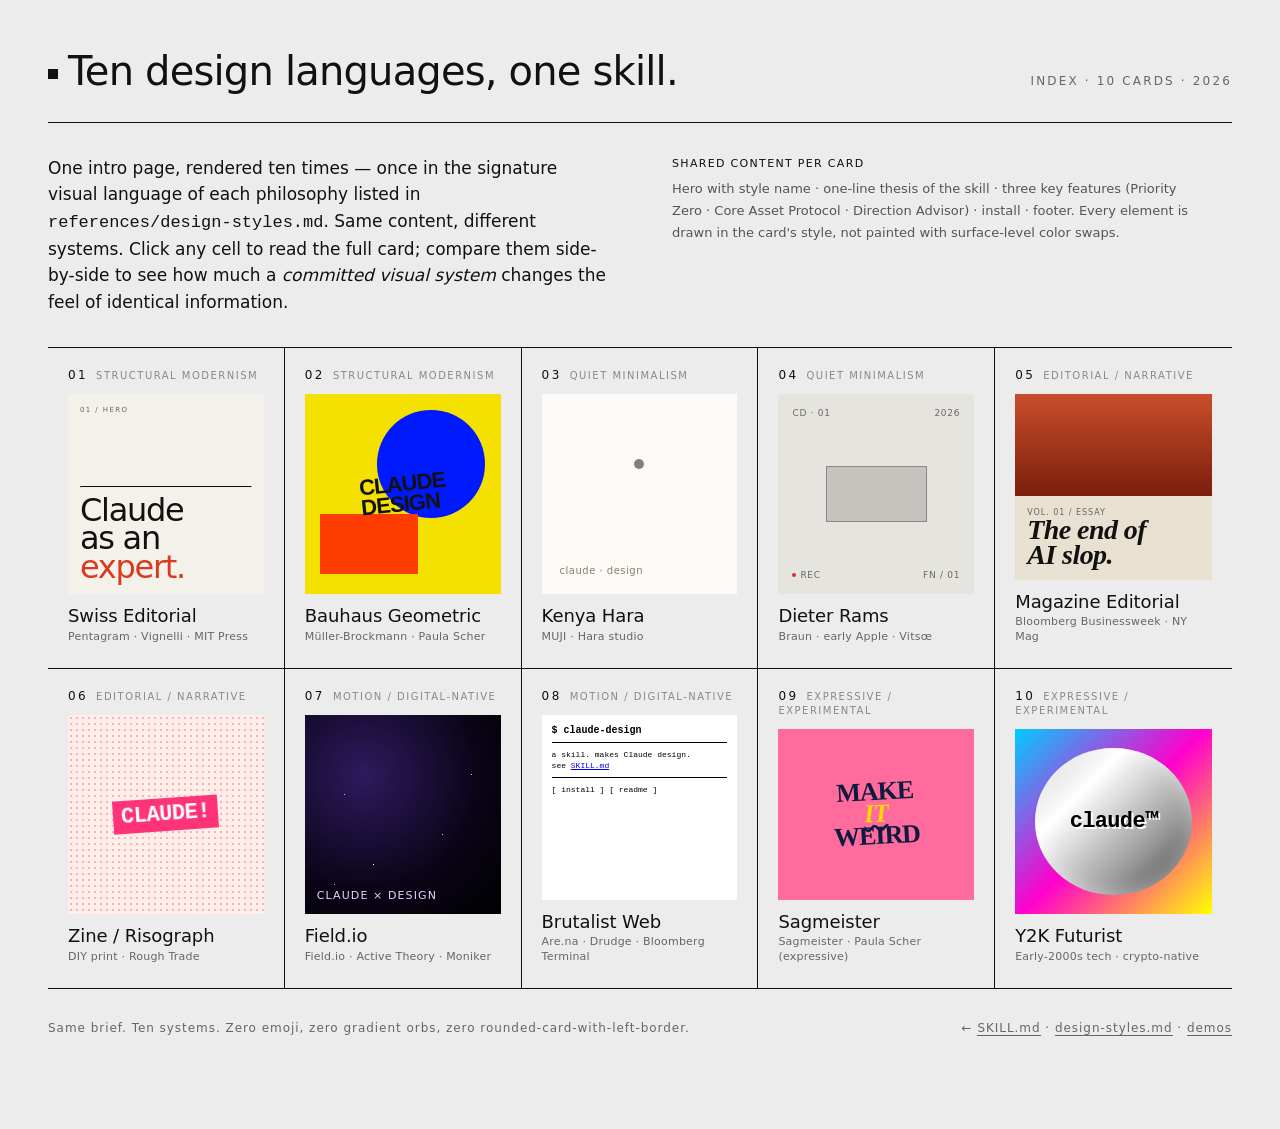
<file: skills/claude-design/demos/style-gallery/index.html>
<!doctype html>
<!--
  Ten-Style Gallery — index page
  Neutral utilitarian hub. Deliberately under-styled so the 10 cards compete visually, not the index.
-->
<html lang="en">
<head>
<meta charset="utf-8">
<meta name="viewport" content="width=device-width, initial-scale=1">
<title>Claude Design Skill · Ten design languages</title>
<link rel="preconnect" href="https://rsms.me/">
<link rel="stylesheet" href="https://rsms.me/inter/inter.css">
<style>
  * { box-sizing: border-box; }
  body {
    margin: 0; background: #ececec; color: #111;
    font-family: 'Inter', -apple-system, system-ui, sans-serif;
    font-feature-settings: 'ss01','cv11','tnum';
    -webkit-font-smoothing: antialiased;
  }
  a { color: inherit; text-decoration: none; }
  .wrap { max-width: 1440px; margin: 0 auto; padding: 48px 48px 96px; }
  header {
    display: grid; grid-template-columns: 1fr auto; align-items: baseline; gap: 24px;
    padding-bottom: 28px; border-bottom: 1px solid #111;
    margin-bottom: 0;
  }
  header h1 {
    margin: 0; font-size: 40px; font-weight: 500; letter-spacing: -0.02em;
  }
  header .mark { width: 10px; height: 10px; background: #111; display: inline-block; margin-right: 10px; vertical-align: middle; }
  header .meta { font-size: 12px; letter-spacing: 0.18em; text-transform: uppercase; color: #666; font-variant-numeric: tabular-nums; }
  .intro {
    padding: 32px 0;
    border-bottom: 1px solid #111;
    display: grid; grid-template-columns: 1fr 1fr; gap: 64px;
  }
  .intro p { margin: 0; font-size: 17px; line-height: 1.55; max-width: 640px; }
  .intro .right { font-size: 13px; color: #555; line-height: 1.7; max-width: 520px; }
  .intro .right b { color: #111; font-weight: 500; display: block; margin-bottom: 4px; text-transform: uppercase; letter-spacing: 0.12em; font-size: 11px; }

  .grid {
    display: grid; grid-template-columns: repeat(5, 1fr);
    grid-auto-rows: 320px;
    border-bottom: 1px solid #111;
  }
  .cell {
    border-right: 1px solid #111;
    padding: 20px 20px 24px;
    display: grid; grid-template-rows: auto 1fr auto;
    gap: 12px;
    position: relative;
    transition: background 120ms;
    background: #ececec;
    overflow: hidden;
    min-height: 0;
  }
  .cell:nth-child(5n) { border-right: none; }
  .cell:nth-child(n+6) { border-top: 1px solid #111; }
  .cell:hover { background: #fff; }
  .cell .n {
    font-size: 12px; letter-spacing: 0.2em; font-variant-numeric: tabular-nums; color: #111;
    font-weight: 500;
  }
  .cell .n span.school { color: #888; font-size: 10px; letter-spacing: 0.15em; text-transform: uppercase; margin-left: 8px; }
  .cell .preview {
    position: relative;
    overflow: hidden;
    min-height: 0;
  }
  .cell h3 {
    margin: 0 0 4px;
    font-size: 18px; font-weight: 500; letter-spacing: -0.005em;
    line-height: 1.1;
  }
  .cell .flag { font-size: 11px; color: #666; letter-spacing: 0.02em; line-height: 1.3; }

  /* Each preview rendered in-cell as miniature of the style's DNA */
  /* 01 Swiss Editorial */
  .p-swiss {
    background: #f4f0ea; padding: 12px;
    display: flex; flex-direction: column; justify-content: space-between;
  }
  .p-swiss .t { font-size: 32px; font-weight: 400; letter-spacing: -0.04em; color: #111; line-height: 0.9; }
  .p-swiss .t em { font-style: normal; color: #d93a1c; }
  .p-swiss .rule { border-top: 1px solid #111; margin: 8px 0; }
  .p-swiss .cap { font-size: 7px; letter-spacing: 0.2em; text-transform: uppercase; color: #666; }

  /* 02 Bauhaus */
  .p-bauhaus {
    background: #f5e100; padding: 10px; display: flex; align-items: center; justify-content: center;
    position: relative;
  }
  .p-bauhaus::before {
    content: ''; width: 55%; aspect-ratio: 1; border-radius: 50%;
    background: #0019ff; position: absolute; top: 8%; right: 8%;
  }
  .p-bauhaus::after {
    content: ''; width: 50%; height: 30%;
    background: #ff3c00; position: absolute; bottom: 10%; left: 8%;
  }
  .p-bauhaus .t { position: relative; z-index: 2; color: #111; font-weight: 700; font-size: 22px; letter-spacing: -0.04em; font-family: 'Futura', 'Inter', sans-serif; line-height: 0.9; transform: rotate(-6deg); }

  /* 03 Kenya Hara */
  .p-hara {
    background: #fbfaf6; padding: 18px; display: flex; flex-direction: column; justify-content: flex-end;
    position: relative;
  }
  .p-hara::before {
    content: ''; position: absolute; top: 35%; left: 50%; transform: translate(-50%, -50%);
    width: 10px; height: 10px; border-radius: 50%; background: #8a7f6f;
  }
  .p-hara .t { font-size: 10px; color: #8a7f6f; letter-spacing: 0.05em; font-weight: 400; }

  /* 04 Dieter Rams */
  .p-rams {
    background: #e5e4df; padding: 14px; display: flex; flex-direction: column; justify-content: space-between;
    color: #2a2a2a;
  }
  .p-rams .box { width: 60%; aspect-ratio: 1.8; background: #c4c3bd; align-self: center; border: 1px solid #888; }
  .p-rams .label { font-size: 9px; letter-spacing: 0.08em; color: #666; display: flex; justify-content: space-between; font-variant-numeric: tabular-nums; }
  .p-rams .dot { width: 4px; height: 4px; background: #d6302b; border-radius: 50%; display: inline-block; vertical-align: middle; margin-right: 4px; }

  /* 05 Magazine Editorial */
  .p-mag {
    background: #e8e0d0; padding: 12px; display: flex; flex-direction: column; justify-content: flex-end;
    position: relative;
  }
  .p-mag::before {
    content: ''; position: absolute; top: 0; left: 0; right: 0; height: 55%;
    background: linear-gradient(180deg, #c94e2b, #7a1e0b);
  }
  .p-mag .t {
    font-family: Georgia, 'Times New Roman', serif;
    font-size: 28px; font-weight: 700; letter-spacing: -0.02em; color: #111; line-height: 0.9;
    font-style: italic;
    position: relative; z-index: 2;
  }
  .p-mag .by { font-size: 8px; letter-spacing: 0.12em; color: #666; text-transform: uppercase; position: relative; z-index: 2; margin-top: 4px; }

  /* 06 Zine / Risograph */
  .p-zine {
    background: #ffefe8; padding: 10px;
    position: relative; overflow: hidden;
    display: flex; align-items: center; justify-content: center;
  }
  .p-zine::before {
    content: ''; position: absolute; inset: 0;
    background-image: radial-gradient(circle, #ff3377 1px, transparent 1px);
    background-size: 6px 6px;
    mix-blend-mode: multiply;
    opacity: 0.35;
  }
  .p-zine .t {
    font-family: 'Courier New', monospace; font-weight: 700; color: #00546b;
    font-size: 22px; transform: rotate(-4deg); letter-spacing: -0.02em;
    position: relative; z-index: 2;
    background: #ff3377; padding: 4px 8px; color: #fff;
  }

  /* 07 Field.io */
  .p-field {
    background: radial-gradient(circle at 30% 30%, #2d1a5e 0%, #0a0416 60%, #000 100%);
    padding: 12px;
    display: flex; flex-direction: column; justify-content: flex-end;
    position: relative; overflow: hidden;
  }
  .p-field::before {
    content: ''; position: absolute; inset: 0;
    background-image:
      radial-gradient(1px 1px at 20% 40%, #a7c8ff 50%, transparent 50%),
      radial-gradient(1px 1px at 50% 20%, #e2d4ff 50%, transparent 50%),
      radial-gradient(1px 1px at 70% 60%, #ffb8d4 50%, transparent 50%),
      radial-gradient(1px 1px at 85% 30%, #7ff5e4 50%, transparent 50%),
      radial-gradient(1px 1px at 35% 75%, #ffffff 50%, transparent 50%),
      radial-gradient(1px 1px at 15% 85%, #a7c8ff 50%, transparent 50%);
  }
  .p-field .t { font-size: 11px; color: #e2d4ff; letter-spacing: 0.1em; position: relative; z-index: 2; font-weight: 300; }

  /* 08 Brutalist Web */
  .p-brut {
    background: #fff; padding: 10px;
    font-family: 'JetBrains Mono', 'Courier New', monospace;
    color: #000;
    display: flex; flex-direction: column; gap: 4px;
    overflow: hidden;
  }
  .p-brut .l1 { font-size: 10px; font-weight: 700; }
  .p-brut .l2 { font-size: 8px; line-height: 1.4; }
  .p-brut .l2 u { color: #0000ee; text-decoration: underline; }
  .p-brut .hr { border-top: 1px solid #000; margin: 2px 0; }

  /* 09 Sagmeister */
  .p-sag {
    background: #ff6b9d; padding: 10px;
    position: relative; overflow: hidden;
    display: flex; align-items: center; justify-content: center;
  }
  .p-sag .t {
    font-family: Georgia, serif; font-weight: 900;
    color: #0d1b3e; font-size: 26px; line-height: 0.85;
    letter-spacing: -0.04em; text-align: center;
    transform: rotate(-3deg);
  }
  .p-sag .t em { font-style: italic; color: #ffd700; text-decoration: underline wavy #0d1b3e; }

  /* 10 Y2K Futurist */
  .p-y2k {
    background: linear-gradient(135deg, #0cf 0%, #f0c 50%, #ff0 100%);
    padding: 10px;
    position: relative; overflow: hidden;
    display: flex; align-items: center; justify-content: center;
  }
  .p-y2k::before {
    content: ''; position: absolute; inset: 10%;
    border-radius: 50%;
    background: linear-gradient(135deg, #ccc 0%, #fff 30%, #999 70%, #333 100%);
    box-shadow: inset 0 0 20px rgba(255,255,255,0.5);
  }
  .p-y2k .t {
    position: relative; z-index: 2;
    font-family: 'Courier New', monospace;
    font-size: 22px; font-weight: 700;
    color: #000; letter-spacing: -0.03em;
    text-shadow: 2px 2px 0 #fff;
  }

  footer {
    padding: 32px 0 0; font-size: 12px; color: #666;
    display: grid; grid-template-columns: 1fr auto; gap: 24px; align-items: baseline;
    letter-spacing: 0.08em;
  }
  footer a { border-bottom: 1px solid #666; }
  footer a:hover { color: #111; border-bottom-color: #111; }

  @media (max-width: 1100px) {
    .grid { grid-template-columns: repeat(2, 1fr); grid-auto-rows: 300px; }
    .cell:nth-child(5n) { border-right: 1px solid #111; }
    .cell:nth-child(2n) { border-right: none; }
    .cell:nth-child(n+3) { border-top: 1px solid #111; }
    .intro { grid-template-columns: 1fr; }
  }
  @media (max-width: 600px) {
    .wrap { padding: 24px 16px 48px; }
    header h1 { font-size: 28px; }
    .grid { grid-template-columns: 1fr; grid-auto-rows: 260px; }
    .cell { border-right: none !important; }
    .cell + .cell { border-top: 1px solid #111 !important; }
  }
</style>
</head>
<body>
<div class="wrap">
  <header>
    <h1><span class="mark"></span>Ten design languages, one skill.</h1>
    <div class="meta">INDEX · 10 CARDS · 2026</div>
  </header>

  <div class="intro">
    <p>
      One intro page, rendered ten times — once in the signature visual language of each philosophy
      listed in <code>references/design-styles.md</code>. Same content, different systems.
      Click any cell to read the full card; compare them side-by-side to see how much a
      <i>committed visual system</i> changes the feel of identical information.
    </p>
    <div class="right">
      <b>Shared content per card</b>
      Hero with style name · one-line thesis of the skill · three key features
      (Priority Zero · Core Asset Protocol · Direction Advisor) · install · footer.
      Every element is drawn in the card's style, not painted with surface-level color swaps.
    </div>
  </div>

  <nav class="grid">

    <a href="01-swiss-editorial.html" class="cell">
      <div class="n">01<span class="school">Structural modernism</span></div>
      <div class="preview p-swiss">
        <div class="cap">01 / Hero</div>
        <div>
          <hr class="rule">
          <div class="t">Claude<br>as an <em>expert.</em></div>
        </div>
      </div>
      <div>
        <h3>Swiss Editorial</h3>
        <div class="flag">Pentagram · Vignelli · MIT Press</div>
      </div>
    </a>

    <a href="02-bauhaus-geometric.html" class="cell">
      <div class="n">02<span class="school">Structural modernism</span></div>
      <div class="preview p-bauhaus">
        <div class="t">CLAUDE<br>DESIGN</div>
      </div>
      <div>
        <h3>Bauhaus Geometric</h3>
        <div class="flag">Müller-Brockmann · Paula Scher</div>
      </div>
    </a>

    <a href="03-kenya-hara.html" class="cell">
      <div class="n">03<span class="school">Quiet minimalism</span></div>
      <div class="preview p-hara">
        <div class="t">claude · design</div>
      </div>
      <div>
        <h3>Kenya Hara</h3>
        <div class="flag">MUJI · Hara studio</div>
      </div>
    </a>

    <a href="04-dieter-rams.html" class="cell">
      <div class="n">04<span class="school">Quiet minimalism</span></div>
      <div class="preview p-rams">
        <div class="label"><span>CD · 01</span><span>2026</span></div>
        <div class="box"></div>
        <div class="label"><span><span class="dot"></span>REC</span><span>FN / 01</span></div>
      </div>
      <div>
        <h3>Dieter Rams</h3>
        <div class="flag">Braun · early Apple · Vitsœ</div>
      </div>
    </a>

    <a href="05-magazine-editorial.html" class="cell">
      <div class="n">05<span class="school">Editorial / narrative</span></div>
      <div class="preview p-mag">
        <div class="by">Vol. 01 / Essay</div>
        <div class="t">The end of<br>AI slop.</div>
      </div>
      <div>
        <h3>Magazine Editorial</h3>
        <div class="flag">Bloomberg Businessweek · NY Mag</div>
      </div>
    </a>

    <a href="06-zine-risograph.html" class="cell">
      <div class="n">06<span class="school">Editorial / narrative</span></div>
      <div class="preview p-zine">
        <div class="t">CLAUDE!</div>
      </div>
      <div>
        <h3>Zine / Risograph</h3>
        <div class="flag">DIY print · Rough Trade</div>
      </div>
    </a>

    <a href="07-field-io.html" class="cell">
      <div class="n">07<span class="school">Motion / digital-native</span></div>
      <div class="preview p-field">
        <div class="t">CLAUDE × DESIGN</div>
      </div>
      <div>
        <h3>Field.io</h3>
        <div class="flag">Field.io · Active Theory · Moniker</div>
      </div>
    </a>

    <a href="08-brutalist-web.html" class="cell">
      <div class="n">08<span class="school">Motion / digital-native</span></div>
      <div class="preview p-brut">
        <div class="l1">$ claude-design</div>
        <div class="hr"></div>
        <div class="l2">a skill. makes Claude design.<br>see <u>SKILL.md</u></div>
        <div class="hr"></div>
        <div class="l2">[ install ] [ readme ]</div>
      </div>
      <div>
        <h3>Brutalist Web</h3>
        <div class="flag">Are.na · Drudge · Bloomberg Terminal</div>
      </div>
    </a>

    <a href="09-sagmeister.html" class="cell">
      <div class="n">09<span class="school">Expressive / experimental</span></div>
      <div class="preview p-sag">
        <div class="t">MAKE<br><em>IT</em><br>WEIRD</div>
      </div>
      <div>
        <h3>Sagmeister</h3>
        <div class="flag">Sagmeister · Paula Scher (expressive)</div>
      </div>
    </a>

    <a href="10-y2k-futurist.html" class="cell">
      <div class="n">10<span class="school">Expressive / experimental</span></div>
      <div class="preview p-y2k">
        <div class="t">claude™</div>
      </div>
      <div>
        <h3>Y2K Futurist</h3>
        <div class="flag">Early-2000s tech · crypto-native</div>
      </div>
    </a>

  </nav>

  <footer>
    <div>Same brief. Ten systems. Zero emoji, zero gradient orbs, zero rounded-card-with-left-border.</div>
    <div>← <a href="../../SKILL.md">SKILL.md</a> · <a href="../../references/design-styles.md">design-styles.md</a> · <a href="../README.md">demos</a></div>
  </footer>
</div>
</body>
</html>
</file>
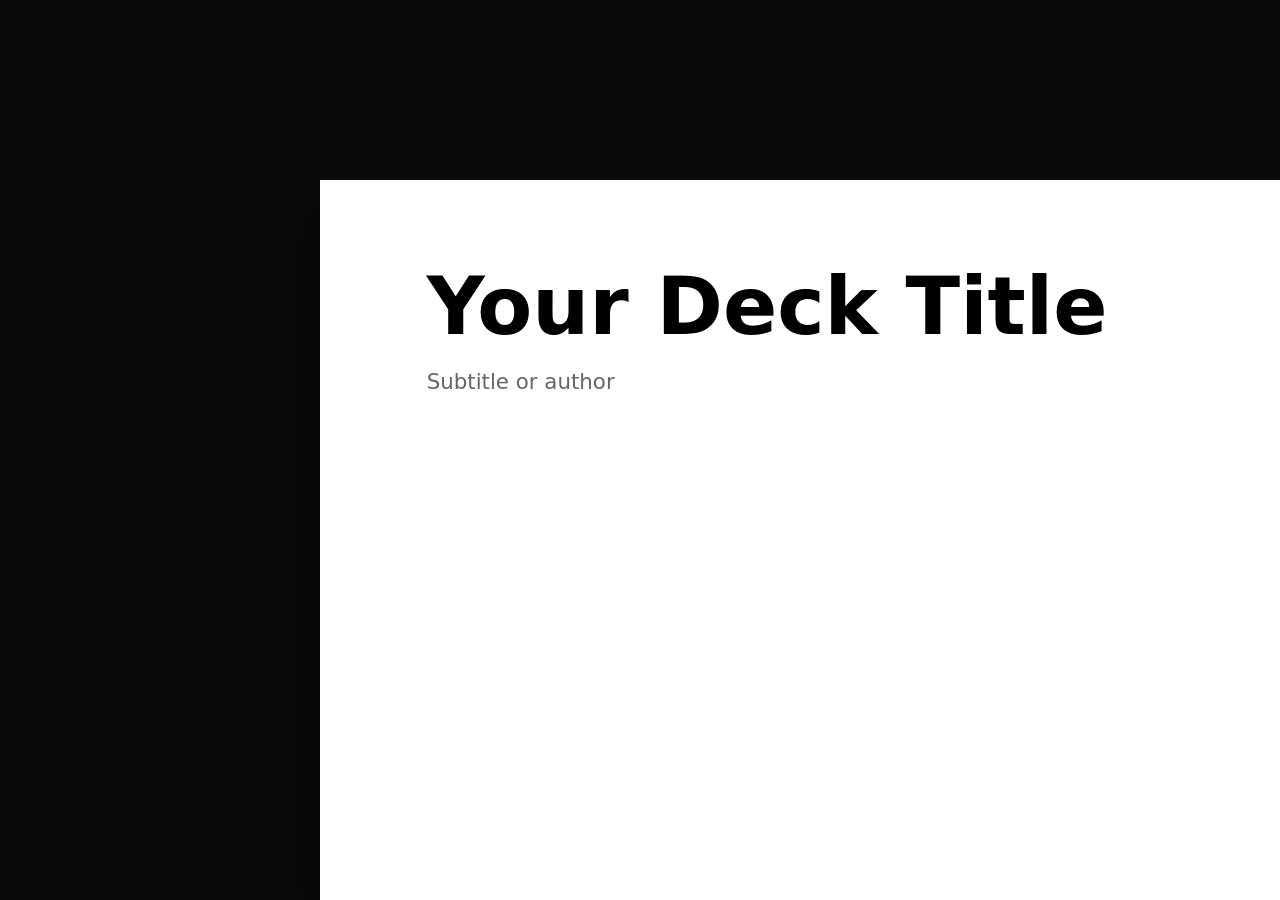
<file: skills/claude-design/assets/deck-stage.html>
<!doctype html>
<!--
  Minimal slide-deck scaffold.
  - Fixed 1920×1080 canvas that scales to fit any viewport
  - Letterboxed on black background
  - Arrow keys, click targets, and visible prev/next
  - 1-indexed slide counter
  - localStorage persistence of slide index
  - Speaker-notes sync via postMessage (if present)
  - Print-to-PDF: each slide becomes one page

  Usage:
  1. Replace <section> contents with your slides. Keep data-screen-label 1-indexed.
  2. Optional: add a <script type="application/json" id="speaker-notes"> block
     with one string per slide for speaker notes.
  3. Customize the styles inside .slide to taste. Body text ≥ 24px, headers ≥ 64px.
-->
<html lang="en">
<head>
  <meta charset="utf-8">
  <title>Deck</title>
  <style>
    :root { --stage-bg: #0a0a0a; }
    * { box-sizing: border-box; }
    html, body { margin: 0; padding: 0; height: 100%; overflow: hidden; background: var(--stage-bg); font-family: system-ui, sans-serif; }

    .stage {
      position: fixed; inset: 0; display: grid; place-items: center;
    }
    .canvas {
      width: 1920px; height: 1080px;
      transform-origin: center center;
      position: relative;
      background: white;
      box-shadow: 0 40px 80px rgba(0,0,0,0.4);
    }
    .slide {
      position: absolute; inset: 0;
      display: none;
      padding: 120px 160px;
    }
    .slide.active { display: block; }

    .chrome {
      position: fixed; z-index: 10;
      display: flex; gap: 12px; align-items: center;
      color: white; font-size: 14px;
    }
    .chrome.bottom { bottom: 20px; left: 50%; transform: translateX(-50%); }
    .chrome button {
      background: rgba(255,255,255,0.1); color: white; border: 1px solid rgba(255,255,255,0.2);
      padding: 10px 16px; border-radius: 6px; font: inherit; cursor: pointer;
    }
    .chrome button:hover { background: rgba(255,255,255,0.2); }
    .counter { opacity: 0.6; min-width: 60px; text-align: center; }

    @media print {
      @page { size: 1920px 1080px; margin: 0; }
      html, body { background: white; }
      .stage { position: static; display: block; height: auto; }
      .canvas { transform: none !important; width: 1920px; height: 1080px; box-shadow: none; page-break-after: always; }
      .slide { display: block !important; }
      .chrome { display: none; }
    }
  </style>
</head>
<body>
  <div class="stage">
    <div class="canvas" id="canvas">

      <!-- SLIDE 1 -->
      <section class="slide active" data-screen-label="01 Title">
        <h1 style="font-size: 120px; font-weight: 700; margin: 0;">Your Deck Title</h1>
        <p style="font-size: 32px; opacity: 0.6; margin-top: 24px;">Subtitle or author</p>
      </section>

      <!-- SLIDE 2 -->
      <section class="slide" data-screen-label="02 Content">
        <h2 style="font-size: 72px; font-weight: 600; margin: 0 0 48px;">Section heading</h2>
        <p style="font-size: 32px; line-height: 1.4; max-width: 1200px;">
          Body copy here. Keep text ≥ 24px on 1920×1080 slides. Prefer fewer words, bigger visuals.
        </p>
      </section>

      <!-- Add more <section class="slide"> elements here -->

    </div>
  </div>

  <nav class="chrome bottom">
    <button id="prev">← Prev</button>
    <span class="counter" id="counter">1/1</span>
    <button id="next">Next →</button>
  </nav>

  <!-- Optional: speaker notes. One string per slide, in order. Delete if unused. -->
  <script type="application/json" id="speaker-notes">
    []
  </script>

  <script>
    (() => {
      const canvas = document.getElementById('canvas');
      const slides = [...document.querySelectorAll('.slide')];
      const counter = document.getElementById('counter');
      const prev = document.getElementById('prev');
      const next = document.getElementById('next');

      const notesEl = document.getElementById('speaker-notes');
      const notes = notesEl ? JSON.parse(notesEl.textContent || '[]') : [];

      const STORAGE_KEY = 'deck-slide-index';
      let idx = Number(localStorage.getItem(STORAGE_KEY)) || 0;
      if (idx < 0 || idx >= slides.length) idx = 0;

      function go(to) {
        idx = Math.max(0, Math.min(slides.length - 1, to));
        slides.forEach((s, i) => s.classList.toggle('active', i === idx));
        counter.textContent = `${idx + 1}/${slides.length}`;
        localStorage.setItem(STORAGE_KEY, String(idx));
        // Sync speaker notes / let host know the slide changed
        try { window.parent.postMessage({ slideIndexChanged: idx, note: notes[idx] ?? '' }, '*'); } catch {}
      }

      function fit() {
        const sx = window.innerWidth / 1920;
        const sy = window.innerHeight / 1080;
        const scale = Math.min(sx, sy);
        canvas.style.transform = `scale(${scale})`;
      }

      prev.addEventListener('click', () => go(idx - 1));
      next.addEventListener('click', () => go(idx + 1));
      document.addEventListener('keydown', (e) => {
        if (e.key === 'ArrowLeft' || e.key === 'PageUp') go(idx - 1);
        if (e.key === 'ArrowRight' || e.key === 'PageDown' || e.key === ' ') go(idx + 1);
        if (e.key === 'Home') go(0);
        if (e.key === 'End') go(slides.length - 1);
      });
      window.addEventListener('resize', fit);

      fit();
      go(idx);
    })();
  </script>
</body>
</html>
</file>
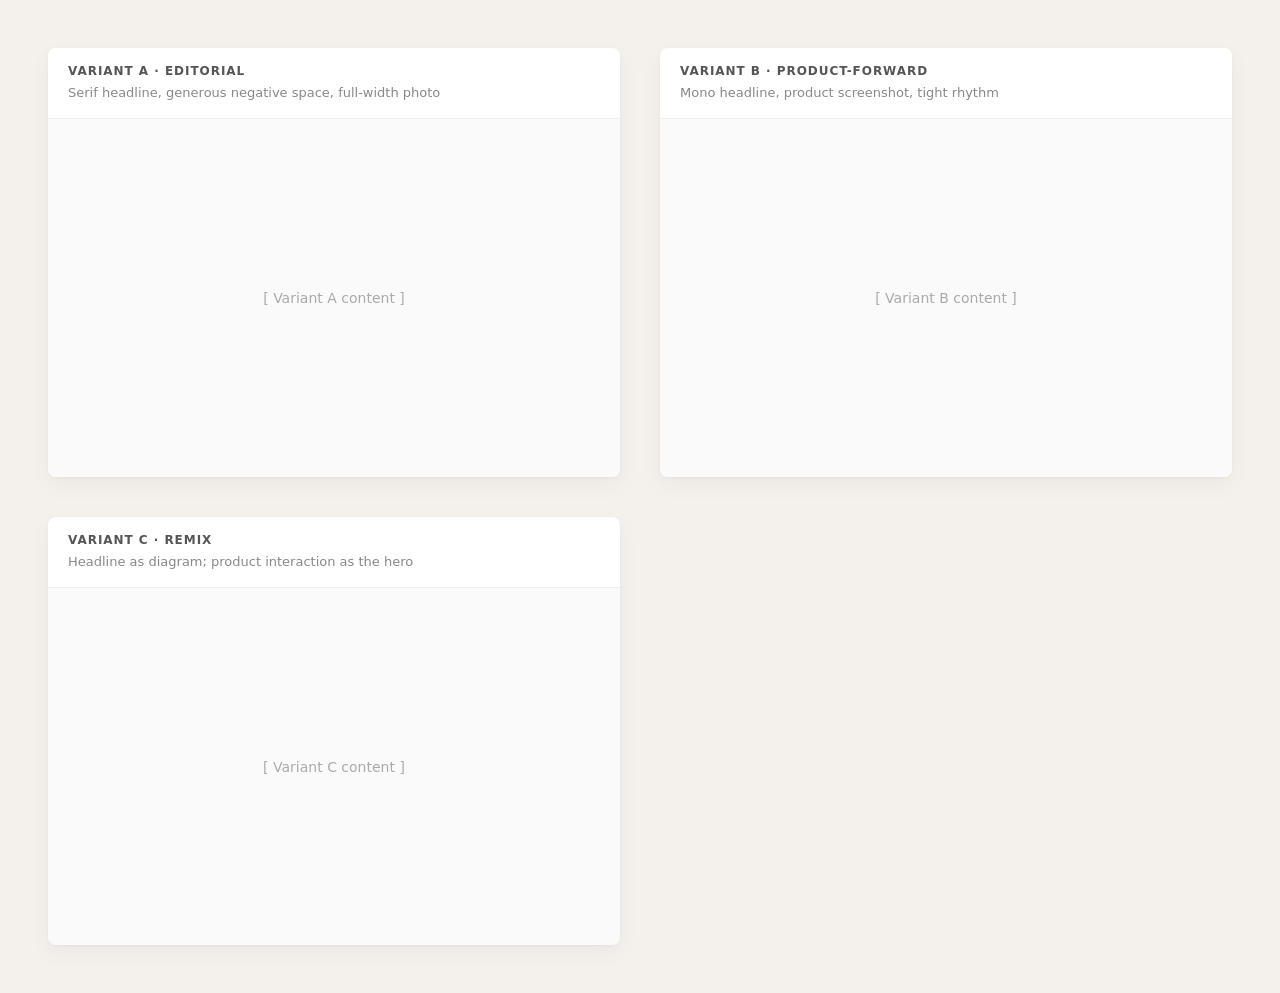
<file: skills/claude-design/assets/design-canvas.html>
<!doctype html>
<!--
  Design-canvas scaffold — for presenting multiple static variants side-by-side.

  Usage: duplicate the .cell blocks inside .canvas. Each cell gets:
  - A short variant label ("Variant A · Editorial")
  - A one-line description of what's being explored
  - The actual variant content inside .cell-body

  Rules:
  - Keep cells the same size so variants are directly comparable.
  - Use a neutral canvas background (cream / light grey) so variant colors read correctly.
  - 2–3 columns is usually right; 4+ gets too small to evaluate.
-->
<html lang="en">
<head>
  <meta charset="utf-8">
  <title>Design canvas</title>
  <style>
    * { box-sizing: border-box; }
    html, body { margin: 0; padding: 0; font-family: system-ui, sans-serif; background: #f4f1ec; }
    .canvas {
      display: grid;
      grid-template-columns: repeat(2, 1fr);
      gap: 40px;
      padding: 48px;
      max-width: 1440px;
      margin: 0 auto;
    }
    .cell {
      background: white;
      border-radius: 8px;
      overflow: hidden;
      box-shadow: 0 1px 3px rgba(0,0,0,0.04), 0 8px 24px rgba(0,0,0,0.04);
    }
    .cell-label {
      padding: 16px 20px;
      border-bottom: 1px solid #eee;
    }
    .cell-label h3 {
      margin: 0;
      font-size: 12px;
      letter-spacing: 0.08em;
      text-transform: uppercase;
      color: #555;
      font-weight: 600;
    }
    .cell-label p {
      margin: 6px 0 0;
      font-size: 13px;
      color: #888;
      line-height: 1.4;
    }
    .cell-body {
      aspect-ratio: 16 / 10;
      display: grid;
      place-items: center;
      padding: 40px;
      background: #fafafa;
    }
    .placeholder {
      text-align: center;
      color: #aaa;
      font-size: 14px;
    }
  </style>
</head>
<body>
  <main class="canvas">

    <section class="cell">
      <header class="cell-label">
        <h3>Variant A · Editorial</h3>
        <p>Serif headline, generous negative space, full-width photo</p>
      </header>
      <div class="cell-body">
        <div class="placeholder">[ Variant A content ]</div>
      </div>
    </section>

    <section class="cell">
      <header class="cell-label">
        <h3>Variant B · Product-forward</h3>
        <p>Mono headline, product screenshot, tight rhythm</p>
      </header>
      <div class="cell-body">
        <div class="placeholder">[ Variant B content ]</div>
      </div>
    </section>

    <section class="cell">
      <header class="cell-label">
        <h3>Variant C · Remix</h3>
        <p>Headline as diagram; product interaction as the hero</p>
      </header>
      <div class="cell-body">
        <div class="placeholder">[ Variant C content ]</div>
      </div>
    </section>

    <!-- Add more .cell blocks as needed -->

  </main>
</body>
</html>
</file>
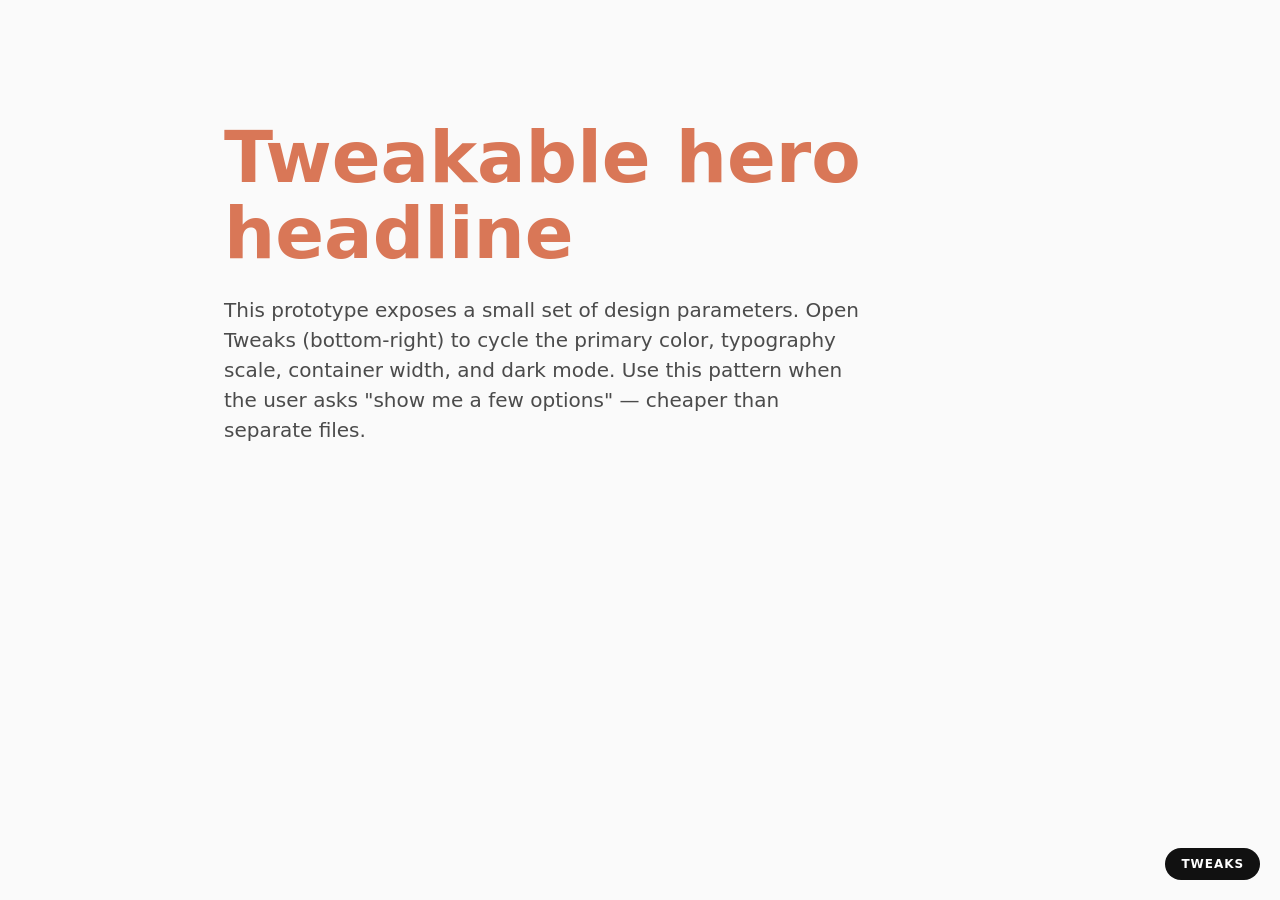
<file: skills/claude-design/assets/tweaks-starter.html>
<!doctype html>
<!--
  Tweaks starter — standalone (localStorage-backed, no host integration).

  This is the fallback shape when you don't have a host-provided Tweaks toolbar.
  If the host does support it (e.g., Claude.ai artifact viewer), switch from
  localStorage persistence to `postMessage({type: '__edit_mode_set_keys', ...})`
  and gate visibility on `__activate_edit_mode` / `__deactivate_edit_mode`.
  See references/variations-and-tweaks.md.
-->
<html lang="en">
<head>
  <meta charset="utf-8">
  <title>Prototype with Tweaks</title>
  <style>
    * { box-sizing: border-box; }
    body {
      margin: 0;
      font-family: system-ui, sans-serif;
      background: var(--bg, #fafafa);
      color: var(--fg, #111);
      transition: background 0.2s, color 0.2s;
    }
    body[data-dark="true"] {
      --bg: #0a0a0a;
      --fg: #f5f5f5;
    }
    .hero {
      padding: 120px 64px;
      max-width: var(--container, 960px);
      margin: 0 auto;
    }
    .hero h1 {
      font-size: var(--h1, 72px);
      line-height: 1.05;
      margin: 0 0 24px;
      color: var(--primary, #d97757);
    }
    .hero p {
      font-size: 20px;
      line-height: 1.5;
      max-width: 640px;
      opacity: 0.75;
    }

    /* Tweaks panel */
    .tweaks-panel {
      position: fixed; bottom: 20px; right: 20px;
      background: white; color: #111;
      border-radius: 10px; padding: 16px;
      box-shadow: 0 20px 40px rgba(0,0,0,0.12);
      font-size: 13px; font-family: system-ui, sans-serif;
      width: 260px;
      z-index: 100;
      display: none;  /* toggled by the button below */
    }
    .tweaks-panel.open { display: block; }
    .tweaks-panel h2 {
      margin: 0 0 12px; font-size: 13px; font-weight: 600;
      text-transform: uppercase; letter-spacing: 0.08em;
      color: #555;
    }
    .tweak-row {
      display: flex; align-items: center; justify-content: space-between;
      padding: 8px 0; border-top: 1px solid #eee;
    }
    .tweak-row:first-of-type { border-top: none; }
    .tweak-row label { color: #555; }
    .tweak-row input[type="color"] { width: 36px; height: 24px; border: 1px solid #ddd; border-radius: 4px; padding: 0; }
    .tweak-row input[type="range"] { width: 120px; }
    .tweak-row select { font-size: 13px; padding: 4px 6px; }

    .tweaks-toggle {
      position: fixed; bottom: 20px; right: 20px;
      background: #111; color: white;
      border: none; border-radius: 999px; padding: 10px 16px;
      font: 600 12px/1 system-ui, sans-serif; text-transform: uppercase; letter-spacing: 0.08em;
      cursor: pointer;
      z-index: 101;
    }
  </style>
</head>
<body>

  <section class="hero">
    <h1>Tweakable hero headline</h1>
    <p>This prototype exposes a small set of design parameters. Open Tweaks (bottom-right) to cycle the primary color, typography scale, container width, and dark mode. Use this pattern when the user asks "show me a few options" — cheaper than separate files.</p>
  </section>

  <!-- Tweaks controls (hidden by default) -->
  <div class="tweaks-panel" id="tweaks">
    <h2>Tweaks</h2>
    <div class="tweak-row">
      <label for="tweak-primary">Primary color</label>
      <input type="color" id="tweak-primary">
    </div>
    <div class="tweak-row">
      <label for="tweak-h1">Headline size</label>
      <input type="range" id="tweak-h1" min="40" max="120" step="2">
    </div>
    <div class="tweak-row">
      <label for="tweak-container">Container</label>
      <select id="tweak-container">
        <option value="720">Tight</option>
        <option value="960">Standard</option>
        <option value="1280">Wide</option>
      </select>
    </div>
    <div class="tweak-row">
      <label for="tweak-dark">Dark mode</label>
      <input type="checkbox" id="tweak-dark">
    </div>
  </div>

  <button class="tweaks-toggle" id="tweaks-toggle">Tweaks</button>

  <script>
    // Default values — wrap in EDITMODE markers so a host with edit-mode support
    // can rewrite them on disk. Even in standalone mode the marker is harmless.
    const TWEAK_DEFAULTS = /*EDITMODE-BEGIN*/{
      "primaryColor": "#D97757",
      "headlineSize": 72,
      "container": 960,
      "dark": false
    }/*EDITMODE-END*/;

    const STORAGE_KEY = 'tweaks-v1';
    const state = { ...TWEAK_DEFAULTS, ...(JSON.parse(localStorage.getItem(STORAGE_KEY) || 'null') || {}) };

    const $ = (id) => document.getElementById(id);
    const apply = () => {
      document.documentElement.style.setProperty('--primary', state.primaryColor);
      document.documentElement.style.setProperty('--h1', `${state.headlineSize}px`);
      document.documentElement.style.setProperty('--container', `${state.container}px`);
      document.body.dataset.dark = String(state.dark);
    };
    const save = () => localStorage.setItem(STORAGE_KEY, JSON.stringify(state));

    // Wire controls to state
    $('tweak-primary').value = state.primaryColor;
    $('tweak-h1').value = state.headlineSize;
    $('tweak-container').value = state.container;
    $('tweak-dark').checked = state.dark;

    $('tweak-primary').addEventListener('input', (e) => { state.primaryColor = e.target.value; apply(); save(); });
    $('tweak-h1').addEventListener('input', (e) => { state.headlineSize = Number(e.target.value); apply(); save(); });
    $('tweak-container').addEventListener('change', (e) => { state.container = Number(e.target.value); apply(); save(); });
    $('tweak-dark').addEventListener('change', (e) => { state.dark = e.target.checked; apply(); save(); });

    // Open/close panel
    $('tweaks-toggle').addEventListener('click', () => {
      $('tweaks').classList.toggle('open');
    });

    apply();

    // --- Host integration (optional) ---
    // If a host provides an edit-mode toolbar, it will send activate/deactivate messages.
    // Register the listener FIRST, then announce availability.
    window.addEventListener('message', (e) => {
      if (e.data?.type === '__activate_edit_mode') $('tweaks').classList.add('open');
      if (e.data?.type === '__deactivate_edit_mode') $('tweaks').classList.remove('open');
    });
    try { window.parent.postMessage({ type: '__edit_mode_available' }, '*'); } catch {}
  </script>
</body>
</html>
</file>
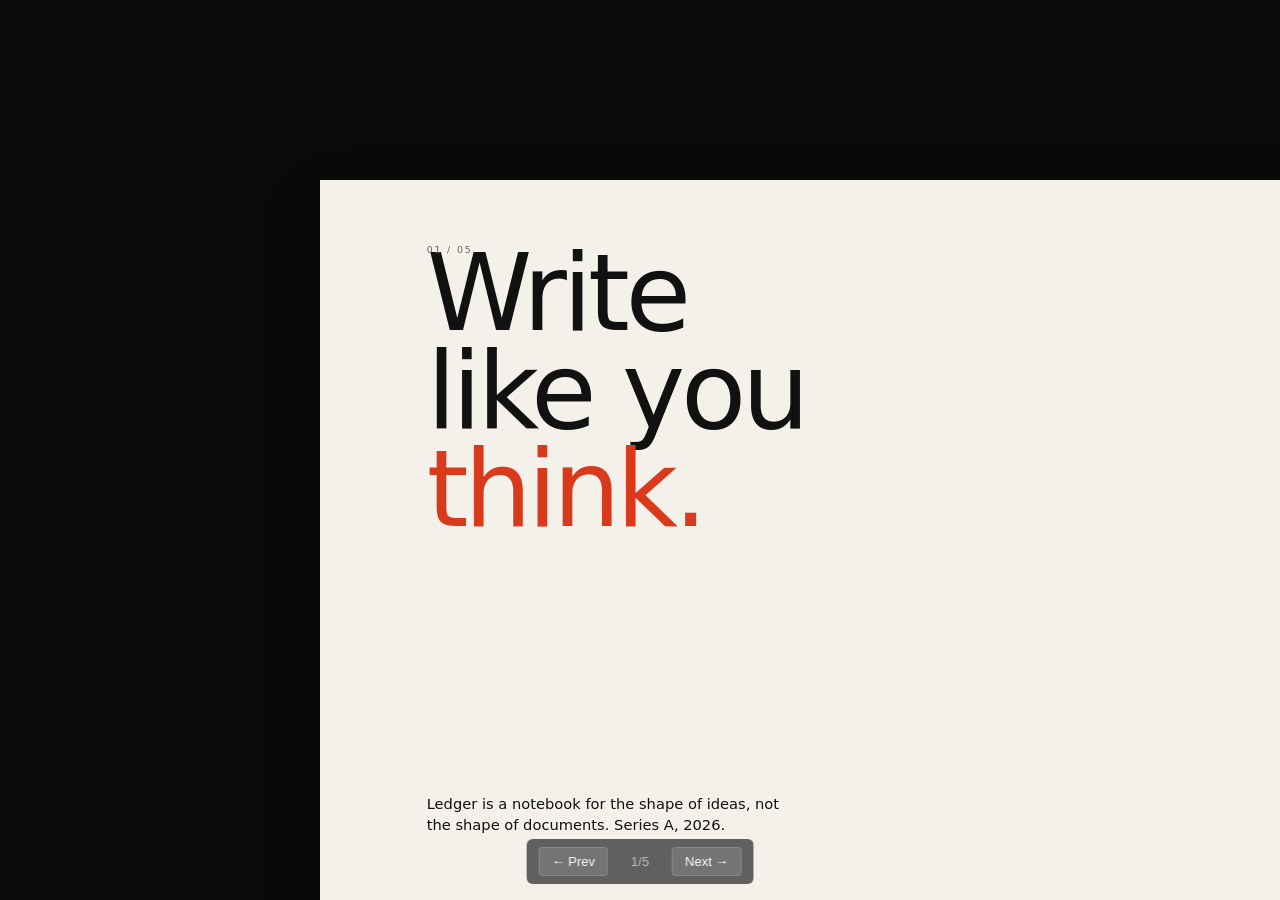
<file: skills/claude-design/demos/demo-1-deck.html>
<!doctype html>
<!--
  Demo 1 · Slide deck
  Style: Swiss Editorial (Pentagram / Vignelli lineage)
  System:
    Type: GT America (display) + GT America (body) — 14 / 22 / 32 / 72 / 160
    Color: #111 ink on #f4f0ea cream; accent #d93a1c used once per slide max
    Grid: 12 col, hairline horizontal rules, left-flush
    Rhythm: numbered sections, oversized folios, quiet captions

  Shows: deck scaling · 1-indexed data-screen-labels · keyboard nav · localStorage persistence
-->
<html lang="en">
<head>
  <meta charset="utf-8">
  <title>Demo · Ledger — a note-taking product (Swiss Editorial)</title>
  <link rel="preconnect" href="https://rsms.me/">
  <link rel="stylesheet" href="https://rsms.me/inter/inter.css">
  <style>
    :root {
      --cream: #f4f0ea;
      --ink: #111;
      --accent: #d93a1c;
      --rule: #1a1a1a;
      --mute: #6b6359;
    }
    * { box-sizing: border-box; }
    html, body {
      margin: 0; padding: 0; height: 100%; overflow: hidden;
      background: #0a0a0a;
      font-family: 'Inter', -apple-system, system-ui, sans-serif;
      font-feature-settings: 'ss01', 'ss03', 'cv11';
    }
    .stage { position: fixed; inset: 0; display: grid; place-items: center; }
    .canvas {
      width: 1920px; height: 1080px;
      background: var(--cream);
      transform-origin: center;
      position: relative;
      overflow: hidden;
      box-shadow: 0 40px 80px rgba(0,0,0,0.3);
    }
    .slide {
      position: absolute; inset: 0; display: none;
      color: var(--ink);
      padding: 96px 160px;
    }
    .slide.active { display: block; }

    /* Common atoms */
    .folio {
      position: absolute; top: 96px; left: 160px;
      font-size: 14px; letter-spacing: 0.2em; font-weight: 500;
      text-transform: uppercase; color: var(--mute);
    }
    .brand {
      position: absolute; top: 96px; right: 160px;
      font-size: 14px; letter-spacing: 0.2em; font-weight: 600;
      text-transform: uppercase; color: var(--ink);
    }
    .rule { border: none; border-top: 1px solid var(--rule); margin: 0; }
    .accent { color: var(--accent); }
    h1, h2, h3, h4 { font-weight: 500; letter-spacing: -0.02em; margin: 0; line-height: 1.02; }
    p  { font-size: 22px; line-height: 1.4; color: var(--ink); margin: 0; }
    .eyebrow { font-size: 14px; letter-spacing: 0.2em; text-transform: uppercase; color: var(--mute); font-weight: 500; }

    /* Slide 1 — Title */
    .s1 .title { font-size: 160px; font-weight: 400; letter-spacing: -0.04em; line-height: 0.92; }
    .s1 .sub { position: absolute; bottom: 96px; left: 160px; right: 160px; display: flex; justify-content: space-between; align-items: flex-end; gap: 64px; }
    .s1 .sub p { font-size: 22px; max-width: 540px; color: var(--ink); }
    .s1 .big-number { font-size: 240px; font-weight: 400; letter-spacing: -0.05em; line-height: 1; color: var(--accent); }

    /* Slide 2 — Section index */
    .s2 h2 { font-size: 96px; margin-bottom: 64px; font-weight: 400; }
    .s2 ol { list-style: none; padding: 0; margin: 0; counter-reset: item; }
    .s2 li {
      padding: 32px 0;
      border-top: 1px solid var(--rule);
      display: grid;
      grid-template-columns: 80px 1fr auto;
      align-items: center;
      font-size: 40px;
      font-weight: 400;
      letter-spacing: -0.01em;
    }
    .s2 li:last-child { border-bottom: 1px solid var(--rule); }
    .s2 li::before { content: counter(item, decimal-leading-zero); counter-increment: item; color: var(--mute); font-size: 22px; letter-spacing: 0.1em; }
    .s2 li .page-ref { font-size: 22px; color: var(--mute); letter-spacing: 0.1em; }

    /* Slide 3 — Problem / quote */
    .slide.active.s3 { display: grid; grid-template-rows: auto 1fr auto; gap: 64px; }
    .s3 .quote-body { font-size: 96px; font-weight: 400; letter-spacing: -0.03em; line-height: 1.05; max-width: 1300px; }
    .s3 .attrib { font-size: 20px; color: var(--mute); letter-spacing: 0.05em; }
    .s3 .quote-body .emph { color: var(--accent); }

    /* Slide 4 — Data */
    .s4 h3 { font-size: 40px; margin-bottom: 48px; font-weight: 400; }
    .s4 .grid { display: grid; grid-template-columns: repeat(3, 1fr); gap: 0; border-top: 1px solid var(--rule); }
    .s4 .cell { padding: 48px 0; border-bottom: 1px solid var(--rule); }
    .s4 .cell + .cell { border-left: 1px solid var(--rule); padding-left: 48px; }
    .s4 .stat { font-size: 128px; font-weight: 400; letter-spacing: -0.04em; line-height: 1; }
    .s4 .label { font-size: 18px; letter-spacing: 0.1em; text-transform: uppercase; color: var(--mute); margin-top: 16px; max-width: 420px; }
    .s4 .footnote { font-size: 16px; color: var(--mute); margin-top: 32px; letter-spacing: 0.02em; }

    /* Slide 5 — Close */
    .slide.active.s5 { display: grid; place-items: center; text-align: center; }
    .s5 .mark { font-size: 48px; font-weight: 500; letter-spacing: -0.01em; margin-bottom: 48px; }
    .s5 .contact { font-size: 22px; color: var(--mute); letter-spacing: 0.02em; }

    /* Chrome */
    .chrome {
      position: fixed; bottom: 16px; left: 50%; transform: translateX(-50%);
      display: flex; gap: 10px; align-items: center; z-index: 10;
      color: #fff; font-size: 13px; font-family: 'Inter', sans-serif;
      background: rgba(0,0,0,0.6); backdrop-filter: blur(8px);
      padding: 8px 12px; border-radius: 6px;
    }
    .chrome button {
      background: rgba(255,255,255,0.12); border: 1px solid rgba(255,255,255,0.15);
      color: white; font: inherit; padding: 6px 12px; border-radius: 4px; cursor: pointer;
    }
    .chrome button:hover { background: rgba(255,255,255,0.22); }
    .counter { opacity: 0.6; min-width: 44px; text-align: center; font-variant-numeric: tabular-nums; }
  </style>
</head>
<body>
  <div class="stage">
    <div class="canvas" id="canvas">

      <section class="slide active s1" data-screen-label="01 Title">
        <span class="folio">01 / 05</span>
        <span class="brand">Ledger</span>
        <h1 class="title">
          Write<br>
          like you<br>
          <span class="accent">think.</span>
        </h1>
        <div class="sub">
          <p>Ledger is a notebook for the shape of ideas, not the shape of documents. Series A, 2026.</p>
          <span class="big-number">01</span>
        </div>
      </section>

      <section class="slide s2" data-screen-label="02 Contents">
        <span class="folio">02 / 05</span>
        <span class="brand">Ledger</span>
        <hr class="rule">
        <h2>What we'll cover.</h2>
        <ol>
          <li><span>The moment a note becomes a thought</span><span class="page-ref">pp. 03</span></li>
          <li><span>Why outlining is the wrong primitive</span><span class="page-ref">pp. 04</span></li>
          <li><span>How Ledger earns its place in your day</span><span class="page-ref">pp. 05</span></li>
        </ol>
      </section>

      <section class="slide s3" data-screen-label="03 Problem">
        <span class="folio">03 / 05</span>
        <span class="brand">Ledger</span>
        <hr class="rule">
        <h3 class="eyebrow">Problem</h3>
        <p class="quote-body">
          Today's notes apps let you <span class="emph">type anything</span>,<br>
          but none of them help you <span class="emph">think about it</span>.
        </p>
        <div class="attrib">— OBSERVATIONS FROM 40 KNOWLEDGE WORKERS · MARCH 2026</div>
      </section>

      <section class="slide s4" data-screen-label="04 Data">
        <span class="folio">04 / 05</span>
        <span class="brand">Ledger</span>
        <hr class="rule">
        <h3>In the first 90 days, early users said:</h3>
        <div class="grid">
          <div class="cell">
            <div class="stat">73<span style="font-size: 64px;">%</span></div>
            <div class="label">Ended the day with fewer open browser tabs</div>
          </div>
          <div class="cell">
            <div class="stat">2.8<span style="font-size: 64px;">×</span></div>
            <div class="label">More notes cross-linked to prior notes vs. baseline</div>
          </div>
          <div class="cell">
            <div class="stat">40<span style="font-size: 64px;">%</span></div>
            <div class="label">Less time spent re-finding something they wrote last week</div>
          </div>
        </div>
        <div class="footnote">Self-reported; n = 112; baseline = primary note app before Ledger. Read the methodology at ledger.app/research.</div>
      </section>

      <section class="slide s5" data-screen-label="05 Close">
        <span class="folio">05 / 05</span>
        <span class="brand">Ledger</span>
        <div>
          <div class="mark"><span class="accent">Ledger</span></div>
          <div class="contact">hello@ledger.app · ledger.app</div>
        </div>
      </section>

    </div>
  </div>

  <nav class="chrome">
    <button id="prev">← Prev</button>
    <span class="counter" id="counter">1/5</span>
    <button id="next">Next →</button>
  </nav>

  <script>
    (() => {
      const canvas = document.getElementById('canvas');
      const slides = [...document.querySelectorAll('.slide')];
      const counter = document.getElementById('counter');
      const KEY = 'demo-1-deck-idx';
      let idx = Number(localStorage.getItem(KEY)) || 0;
      if (idx < 0 || idx >= slides.length) idx = 0;

      const go = (to) => {
        idx = Math.max(0, Math.min(slides.length - 1, to));
        slides.forEach((s, i) => s.classList.toggle('active', i === idx));
        counter.textContent = `${idx + 1}/${slides.length}`;
        localStorage.setItem(KEY, String(idx));
      };
      const fit = () => {
        const s = Math.min(innerWidth / 1920, innerHeight / 1080);
        canvas.style.transform = `scale(${s})`;
      };
      document.getElementById('prev').onclick = () => go(idx - 1);
      document.getElementById('next').onclick = () => go(idx + 1);
      addEventListener('keydown', (e) => {
        if (['ArrowLeft', 'PageUp'].includes(e.key)) go(idx - 1);
        if (['ArrowRight', 'PageDown', ' '].includes(e.key)) go(idx + 1);
      });
      addEventListener('resize', fit);
      fit();
      go(idx);
    })();
  </script>
</body>
</html>
</file>
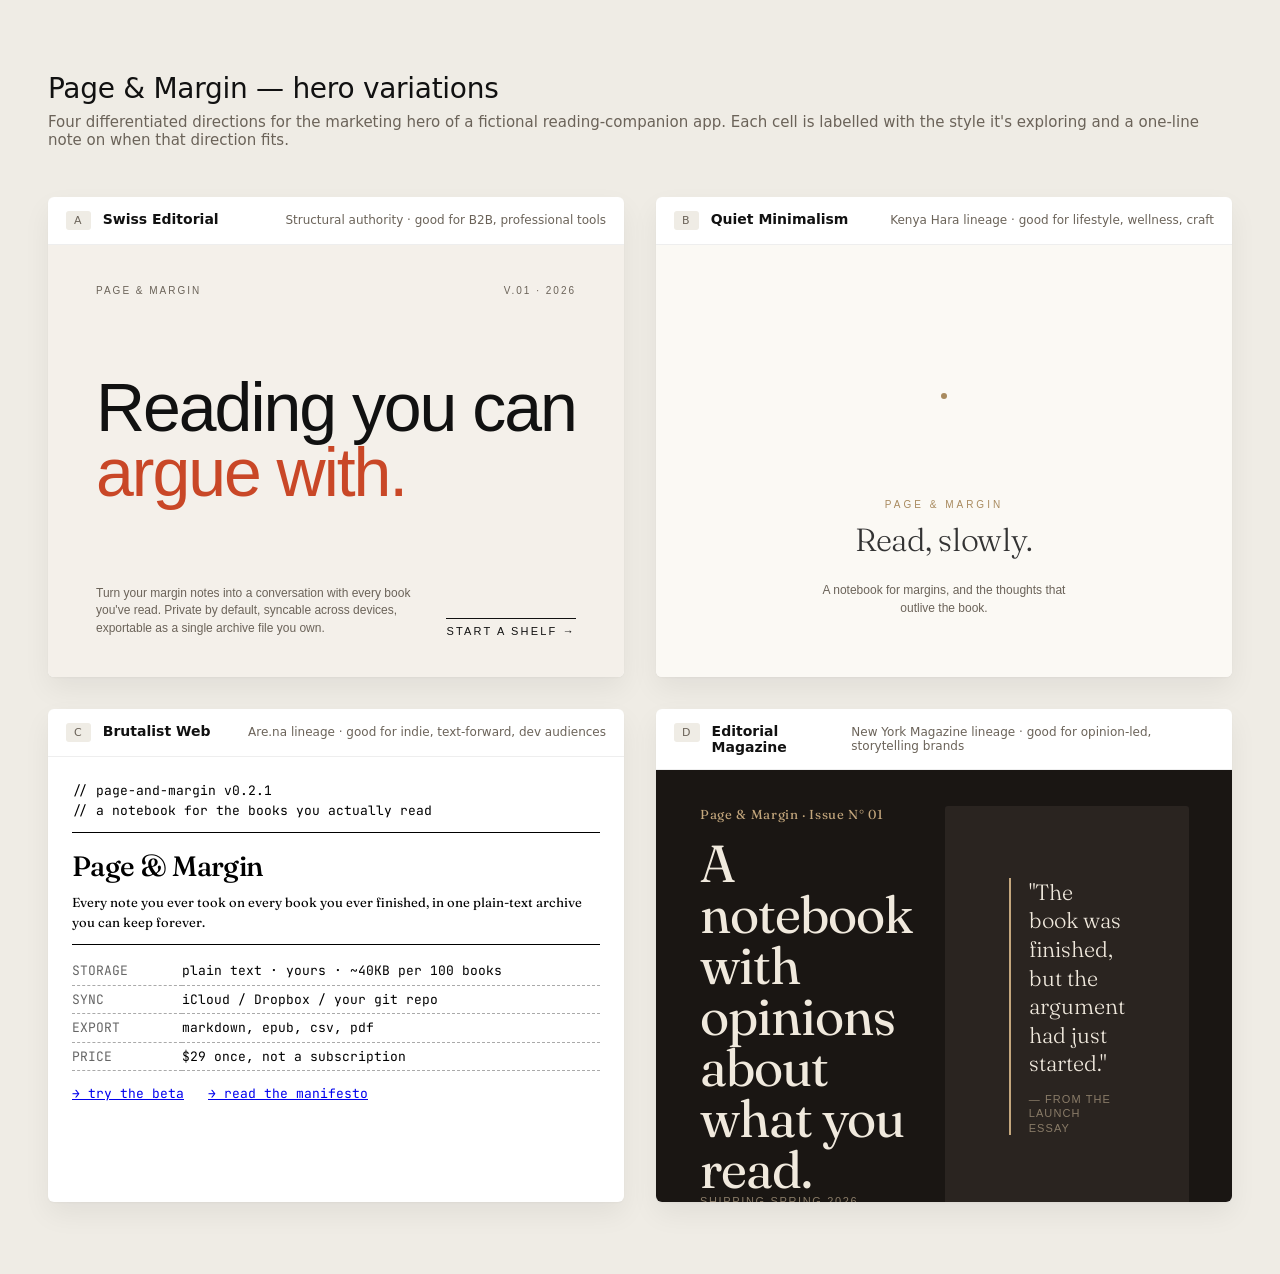
<file: skills/claude-design/demos/demo-2-canvas.html>
<!doctype html>
<!--
  Demo 2 · Design canvas
  Shows three differentiated hero variants for a fictional reading-companion app
  ("Page & Margin"), drawn from three different design schools:
    A · Swiss Editorial — structural, precise, quiet authority
    B · Kenya Hara minimalism — generous whitespace, single focal object
    C · Brutalist web — raw text, monospace, no polish

  Each cell is the same size (so variants compare cleanly), labeled with what
  it's exploring, on a neutral cream canvas so the variant colors read correctly.
-->
<html lang="en">
<head>
  <meta charset="utf-8">
  <title>Demo · Page & Margin — hero variations</title>
  <link rel="stylesheet" href="https://rsms.me/inter/inter.css">
  <link rel="preconnect" href="https://fonts.googleapis.com">
  <link href="https://fonts.googleapis.com/css2?family=Fraunces:opsz,wght@9..144,300;9..144,400;9..144,500&family=JetBrains+Mono:wght@400;500&display=swap" rel="stylesheet">
  <style>
    * { box-sizing: border-box; }
    html, body { margin: 0; font-family: 'Inter', system-ui, sans-serif; background: #efece5; color: #111; }
    .page {
      max-width: 1440px; margin: 0 auto; padding: 72px 48px;
    }
    .page > header { margin-bottom: 48px; }
    .page-title { font-size: 28px; font-weight: 500; letter-spacing: -0.01em; margin: 0; }
    .page-sub { margin: 8px 0 0; color: #6b6359; font-size: 15px; }

    .canvas {
      display: grid; grid-template-columns: repeat(2, 1fr); gap: 32px;
    }
    .cell {
      background: white; border-radius: 6px; overflow: hidden;
      box-shadow: 0 1px 2px rgba(0,0,0,0.03), 0 12px 28px rgba(0,0,0,0.06);
    }
    .cell-head {
      padding: 14px 18px; border-bottom: 1px solid #eee;
      display: flex; align-items: baseline; gap: 12px;
    }
    .cell-head .tag {
      font-size: 11px; letter-spacing: 0.1em; text-transform: uppercase;
      padding: 3px 8px; border-radius: 3px;
      background: #efece5; color: #6b6359; font-weight: 500;
    }
    .cell-head h3 { font-size: 14px; margin: 0; font-weight: 600; }
    .cell-head .why { font-size: 12px; color: #6b6359; margin-left: auto; }
    .cell-body { aspect-ratio: 4 / 3; position: relative; overflow: hidden; }

    /* Variant A — Swiss Editorial */
    .vA {
      background: #f4f0ea; color: #111;
      padding: 40px 48px;
      display: grid; grid-template-rows: auto 1fr auto;
      font-family: 'Inter', sans-serif;
    }
    .vA .head { display: flex; justify-content: space-between; font-size: 10px; letter-spacing: 0.2em; text-transform: uppercase; color: #6b6359; font-weight: 500; }
    .vA .headline {
      font-size: 68px; line-height: 0.96; letter-spacing: -0.03em; font-weight: 400;
      margin: auto 0; max-width: 540px;
    }
    .vA .accent { color: #c94727; }
    .vA .foot { display: grid; grid-template-columns: 1fr auto; align-items: end; gap: 24px; }
    .vA .foot p { font-size: 12px; color: #6b6359; margin: 0; max-width: 340px; line-height: 1.45; }
    .vA .cta { font-size: 11px; letter-spacing: 0.2em; text-transform: uppercase; font-weight: 500; border-top: 1px solid #111; padding-top: 6px; }

    /* Variant B — Kenya Hara minimalism */
    .vB {
      background: #fbf9f4; color: #333;
      padding: 48px 56px;
      display: grid; grid-template-rows: 1fr auto;
      font-family: 'Fraunces', serif;
    }
    .vB .dot {
      width: 6px; height: 6px; border-radius: 50%;
      background: #a88a5e; margin: auto;
    }
    .vB .foot { display: grid; place-items: center; text-align: center; gap: 10px; }
    .vB .eyebrow { font-size: 10px; letter-spacing: 0.3em; text-transform: uppercase; color: #a88a5e; font-family: 'Inter', sans-serif; font-weight: 500; }
    .vB .name { font-size: 32px; font-weight: 300; letter-spacing: -0.01em; }
    .vB .tag { font-size: 12px; color: #6b6359; font-family: 'Inter', sans-serif; max-width: 280px; line-height: 1.5; }

    /* Variant C — Brutalist web */
    .vC {
      background: white; color: #000;
      padding: 24px;
      font-family: 'JetBrains Mono', monospace;
      font-size: 13px; line-height: 1.5;
    }
    .vC pre { margin: 0; font: inherit; white-space: pre-wrap; }
    .vC hr { border: none; border-top: 1px solid #000; margin: 12px 0; }
    .vC h1 { font-size: 28px; font-weight: 500; margin: 0 0 6px; font-family: 'Fraunces', serif; letter-spacing: -0.02em; }
    .vC .link { color: #0000ee; text-decoration: underline; }
    .vC table { width: 100%; border-collapse: collapse; margin: 8px 0; }
    .vC td { padding: 4px 8px 4px 0; vertical-align: top; border-bottom: 1px dashed #aaa; }
    .vC td:first-child { color: #666; width: 110px; }

    /* Variant D — Editorial magazine */
    .vD {
      background: #1a1613; color: #f0e9dd;
      padding: 36px 44px;
      display: grid; grid-template-columns: 1fr 1fr; gap: 32px;
      font-family: 'Inter', sans-serif;
    }
    .vD .left { display: grid; grid-template-rows: auto 1fr auto; }
    .vD .masthead { font-family: 'Fraunces', serif; font-size: 13px; letter-spacing: 0.05em; color: #c4a77d; }
    .vD .deck {
      font-family: 'Fraunces', serif; font-weight: 400;
      font-size: 52px; line-height: 0.98; letter-spacing: -0.02em;
      margin-top: 16px;
    }
    .vD .byline { font-size: 11px; letter-spacing: 0.15em; text-transform: uppercase; color: #8a7c68; margin-top: auto; }
    .vD .right { background: #2a2420; border-radius: 3px; display: grid; place-items: center; padding: 24px; }
    .vD .pull-quote {
      font-family: 'Fraunces', serif; font-weight: 300; font-size: 22px; line-height: 1.3;
      border-left: 2px solid #c4a77d; padding-left: 18px; color: #f0e9dd;
    }
    .vD .pull-quote cite { display: block; margin-top: 14px; font-family: 'Inter', sans-serif; font-size: 11px; font-style: normal; color: #8a7c68; letter-spacing: 0.1em; text-transform: uppercase; }
  </style>
</head>
<body>
  <div class="page">
    <header>
      <h1 class="page-title">Page &amp; Margin — hero variations</h1>
      <p class="page-sub">Four differentiated directions for the marketing hero of a fictional reading-companion app. Each cell is labelled with the style it's exploring and a one-line note on when that direction fits.</p>
    </header>

    <main class="canvas">

      <section class="cell">
        <div class="cell-head">
          <span class="tag">A</span>
          <h3>Swiss Editorial</h3>
          <span class="why">Structural authority · good for B2B, professional tools</span>
        </div>
        <div class="cell-body vA">
          <div class="head">
            <span>Page &amp; Margin</span>
            <span>V.01 · 2026</span>
          </div>
          <h2 class="headline">Reading you can <span class="accent">argue with.</span></h2>
          <div class="foot">
            <p>Turn your margin notes into a conversation with every book you've read. Private by default, syncable across devices, exportable as a single archive file you own.</p>
            <div class="cta">Start a shelf →</div>
          </div>
        </div>
      </section>

      <section class="cell">
        <div class="cell-head">
          <span class="tag">B</span>
          <h3>Quiet Minimalism</h3>
          <span class="why">Kenya Hara lineage · good for lifestyle, wellness, craft</span>
        </div>
        <div class="cell-body vB">
          <div class="dot" aria-hidden="true"></div>
          <div class="foot">
            <span class="eyebrow">Page &amp; Margin</span>
            <div class="name">Read, slowly.</div>
            <p class="tag">A notebook for margins, and the thoughts that outlive the book.</p>
          </div>
        </div>
      </section>

      <section class="cell">
        <div class="cell-head">
          <span class="tag">C</span>
          <h3>Brutalist Web</h3>
          <span class="why">Are.na lineage · good for indie, text-forward, dev audiences</span>
        </div>
        <div class="cell-body vC">
          <pre>// page-and-margin v0.2.1
// a notebook for the books you actually read</pre>
          <hr>
          <h1>Page &amp; Margin</h1>
          <p style="font-family: 'Fraunces', serif; margin: 0 0 10px;">Every note you ever took on every book you ever finished, in one plain-text archive you can keep forever.</p>
          <hr>
          <table>
            <tr><td>STORAGE</td><td>plain text · yours · ~40KB per 100 books</td></tr>
            <tr><td>SYNC</td><td>iCloud / Dropbox / your git repo</td></tr>
            <tr><td>EXPORT</td><td>markdown, epub, csv, pdf</td></tr>
            <tr><td>PRICE</td><td>$29 once, not a subscription</td></tr>
          </table>
          <p><a class="link" href="#">→ try the beta</a> &nbsp; <a class="link" href="#">→ read the manifesto</a></p>
        </div>
      </section>

      <section class="cell">
        <div class="cell-head">
          <span class="tag">D</span>
          <h3>Editorial Magazine</h3>
          <span class="why">New York Magazine lineage · good for opinion-led, storytelling brands</span>
        </div>
        <div class="cell-body vD">
          <div class="left">
            <div class="masthead">Page &amp; Margin · Issue N° 01</div>
            <div class="deck">A notebook<br>with opinions<br>about what you read.</div>
            <div class="byline">Shipping Spring 2026</div>
          </div>
          <div class="right">
            <blockquote class="pull-quote">
              "The book was finished,<br>but the argument had just started."
              <cite>— from the launch essay</cite>
            </blockquote>
          </div>
        </div>
      </section>

    </main>
  </div>
</body>
</html>
</file>
<file: assets/app.css>
:root {
  --white: #ffffff;
  --canvas: #fbfbfd;
  --surface: #f5f5f7;
  --surface-strong: #e8e8ed;
  --ink: #1d1d1f;
  --muted: #6e6e73;
  --subtle: #737378;
  --line: rgba(0, 0, 0, 0.08);
  --blue: #0071e3;
  --blue-hover: #0077ed;
  --green: #007c60;
  --amber: #b66a00;
  --red: #d13a32;
  --on-dark: #f5f5f7;
  --on-dark-muted: rgba(245, 245, 247, 0.68);
  --on-dark-subtle: rgba(245, 245, 247, 0.54);
  --stage-bg: #eef3fa;
  --stage-surface: rgba(255, 255, 255, 0.72);
  --stage-cell: rgba(255, 255, 255, 0.58);
  --stage-text: #111318;
  --stage-muted: rgba(17, 19, 24, 0.66);
  --stage-subtle: rgba(17, 19, 24, 0.62);
  --stage-line: rgba(17, 19, 24, 0.11);
  --stage-glow-blue: rgba(0, 113, 227, 0.22);
  --stage-glow-green: rgba(0, 166, 126, 0.16);
  --hero-line: rgba(29, 29, 31, 0.12);
  --hero-node: rgba(0, 113, 227, 0.76);
  --technical-grid: rgba(29, 29, 31, 0.055);
  --story-bg: #eef2f7;
  --story-surface: rgba(255, 255, 255, 0.7);
  --story-line: rgba(17, 19, 24, 0.12);
  --story-muted: rgba(17, 19, 24, 0.6);
  --story-text: #111318;
  --topbar: rgba(255, 255, 255, 0.82);
  --overlay: rgba(0, 0, 0, 0.28);
  --shadow-stage: 0 30px 100px rgba(45, 62, 85, 0.16);
  --shadow-soft: 0 18px 56px rgba(34, 43, 57, 0.08);
  --ease-premium: cubic-bezier(0.22, 1, 0.36, 1);
  --motion-fast: 180ms;
  --motion-slow: 760ms;
  --page: 1120px;
  --content: 980px;
  --radius-large: 36px;
  --radius-medium: 28px;
  --radius-small: 18px;
}

html {
  color-scheme: light;
}

html[data-theme="dark"] {
  color-scheme: dark;
  --white: #050506;
  --canvas: #0b0b0c;
  --surface: #151516;
  --surface-strong: #2c2c2e;
  --ink: #f5f5f7;
  --muted: #a1a1a6;
  --subtle: #9a9aa0;
  --line: rgba(255, 255, 255, 0.1);
  --blue: #2997ff;
  --blue-hover: #64a9f5;
  --green: #30d5a4;
  --amber: #ffb340;
  --red: #ff6961;
  --stage-bg: #050506;
  --stage-surface: rgba(255, 255, 255, 0.08);
  --stage-cell: rgba(0, 0, 0, 0.42);
  --stage-text: #f5f5f7;
  --stage-muted: rgba(245, 245, 247, 0.68);
  --stage-subtle: rgba(245, 245, 247, 0.54);
  --stage-line: rgba(255, 255, 255, 0.12);
  --stage-glow-blue: rgba(41, 151, 255, 0.34);
  --stage-glow-green: rgba(48, 213, 164, 0.2);
  --hero-line: rgba(245, 245, 247, 0.13);
  --hero-node: rgba(48, 213, 164, 0.84);
  --technical-grid: rgba(245, 245, 247, 0.055);
  --story-bg: #08090a;
  --story-surface: #101216;
  --story-line: rgba(255, 255, 255, 0.11);
  --story-muted: rgba(245, 245, 247, 0.56);
  --story-text: #f5f5f7;
  --topbar: rgba(5, 5, 6, 0.82);
  --overlay: rgba(0, 0, 0, 0.64);
  --shadow-stage: 0 34px 110px rgba(0, 0, 0, 0.38);
  --shadow-soft: 0 18px 56px rgba(0, 0, 0, 0.22);
}

* {
  box-sizing: border-box;
}

body {
  margin: 0;
  background: var(--white);
  color: var(--ink);
  font-family:
    -apple-system,
    BlinkMacSystemFont,
    "SF Pro Display",
    "SF Pro Text",
    "Apple SD Gothic Neo",
    "Noto Sans KR",
    "Helvetica Neue",
    sans-serif;
  line-height: 1.5;
  letter-spacing: -0.014em;
  word-break: keep-all;
  -webkit-font-smoothing: antialiased;
  text-rendering: optimizeLegibility;
  transition:
    background-color 480ms var(--ease-premium),
    color 360ms var(--ease-premium);
}

html {
  scroll-behavior: smooth;
  scrollbar-width: none;
}

html::-webkit-scrollbar {
  width: 0;
  height: 0;
  display: none;
}

body {
  -ms-overflow-style: none;
}

a {
  color: inherit;
}

button,
input {
  font: inherit;
}

code {
  border-radius: 6px;
  background: var(--surface-strong);
  padding: 0.08em 0.32em;
  color: var(--ink);
  font-family: "SFMono-Regular", Consolas, "Liberation Mono", monospace;
  font-size: 0.9em;
}

section[id] {
  scroll-margin-top: 64px;
}

.skip-link {
  position: fixed;
  z-index: 100;
  top: 10px;
  left: 10px;
  border-radius: 999px;
  background: var(--ink);
  color: var(--white);
  padding: 10px 16px;
  text-decoration: none;
  transform: translateY(-180%);
  transition: transform 160ms ease;
}

.skip-link:focus {
  transform: translateY(0);
}

.visually-hidden {
  position: absolute;
  width: 1px;
  height: 1px;
  overflow: hidden;
  clip: rect(0 0 0 0);
  clip-path: inset(50%);
  white-space: nowrap;
}

.topbar {
  position: sticky;
  top: 0;
  z-index: 20;
  height: 48px;
  display: grid;
  grid-template-columns: 1fr auto auto;
  align-items: center;
  gap: 24px;
  padding: 0 max(22px, calc((100vw - var(--page)) / 2));
  border-bottom: 1px solid var(--line);
  background: var(--topbar);
  backdrop-filter: saturate(180%) blur(20px);
  -webkit-backdrop-filter: saturate(180%) blur(20px);
}

.brand,
.topnav a,
.repo-link,
.button {
  text-decoration: none;
}

.brand {
  display: inline-flex;
  align-items: center;
  gap: 9px;
  width: fit-content;
  font-size: 0.88rem;
  font-weight: 650;
}

.brand-mark {
  width: 28px;
  height: 28px;
  display: grid;
  place-items: center;
  border-radius: 8px;
  background: var(--ink);
  color: var(--white);
  font-size: 0.62rem;
  font-weight: 750;
  letter-spacing: -0.02em;
}

.topnav {
  display: flex;
  align-items: center;
  gap: 28px;
}

.topnav a {
  position: relative;
  color: var(--muted);
  font-size: 0.76rem;
  transition: color 160ms ease;
}

.topnav a::after {
  content: "";
  position: absolute;
  right: 0;
  bottom: -15px;
  left: 0;
  height: 2px;
  border-radius: 999px;
  background: var(--blue);
  opacity: 0;
  transform: scaleX(0.4);
  transition:
    opacity 160ms ease,
    transform 160ms ease;
}

.topnav a:hover,
.topnav a[aria-current="location"] {
  color: var(--ink);
}

.topnav a[aria-current="location"]::after {
  opacity: 1;
  transform: scaleX(1);
}

.top-actions {
  display: flex;
  align-items: center;
  justify-content: flex-end;
  gap: 10px;
}

.search-trigger,
.theme-toggle,
.search-close {
  border: 0;
  color: var(--muted);
  cursor: pointer;
}

.search-trigger {
  min-height: 32px;
  display: inline-flex;
  align-items: center;
  gap: 7px;
  border-radius: 999px;
  background: var(--surface);
  padding: 0 10px;
  font-size: 0.72rem;
}

.search-trigger svg,
.search-panel-head svg {
  width: 15px;
  height: 15px;
  fill: none;
  stroke: currentColor;
  stroke-linecap: round;
  stroke-width: 1.8;
}

.search-trigger kbd {
  border: 1px solid var(--line);
  border-radius: 5px;
  background: var(--white);
  padding: 1px 5px;
  color: var(--subtle);
  font-family: inherit;
  font-size: 0.62rem;
}

.theme-toggle {
  width: 32px;
  height: 32px;
  display: grid;
  place-items: center;
  border-radius: 50%;
  background: transparent;
}

.search-trigger:hover,
.theme-toggle:hover {
  background: var(--surface-strong);
  color: var(--ink);
}

.theme-toggle:disabled {
  cursor: wait;
  opacity: 0.68;
}

.theme-icon {
  width: 17px;
  height: 17px;
  fill: none;
  stroke: currentColor;
  stroke-linecap: round;
  stroke-linejoin: round;
  stroke-width: 1.6;
}

.moon-icon,
html[data-theme="dark"] .sun-icon {
  display: none;
}

html[data-theme="dark"] .moon-icon {
  display: block;
}

.repo-link {
  color: var(--blue);
  font-size: 0.78rem;
  font-weight: 500;
  text-decoration: none;
}

.repo-link::after {
  content: " ↗";
}

.reading-progress {
  position: absolute;
  right: 0;
  bottom: -1px;
  left: 0;
  height: 2px;
  overflow: hidden;
}

.reading-progress span {
  width: 100%;
  height: 100%;
  display: block;
  background: var(--blue);
  transform: scaleX(0);
  transform-origin: left center;
}

.search-dialog {
  width: min(680px, calc(100% - 32px));
  max-height: min(720px, calc(100dvh - 48px));
  margin: 12vh auto auto;
  overflow: hidden;
  border: 1px solid var(--line);
  border-radius: 24px;
  background: var(--white);
  padding: 0;
  color: var(--ink);
  box-shadow: 0 28px 100px rgba(0, 0, 0, 0.24);
}

.search-dialog::backdrop {
  background: var(--overlay);
  backdrop-filter: blur(8px);
  -webkit-backdrop-filter: blur(8px);
}

.search-panel {
  display: grid;
  grid-template-rows: auto auto minmax(0, 1fr);
  max-height: min(720px, calc(100dvh - 48px));
}

.search-panel-head {
  min-height: 68px;
  display: grid;
  grid-template-columns: auto 1fr auto;
  align-items: center;
  gap: 12px;
  border-bottom: 1px solid var(--line);
  padding: 0 18px 0 22px;
  color: var(--muted);
}

.search-panel-head svg {
  width: 20px;
  height: 20px;
}

.search-panel-head input {
  width: 100%;
  border: 0;
  outline: 0;
  background: transparent;
  color: var(--ink);
  font-size: 1rem;
}

.search-panel-head input::placeholder {
  color: var(--subtle);
}

.search-close {
  border-radius: 7px;
  background: var(--surface);
  padding: 5px 8px;
  font-size: 0.68rem;
}

.search-hint {
  margin: 0;
  padding: 14px 22px 10px;
  color: var(--subtle);
  font-size: 0.72rem;
}

.search-results {
  display: grid;
  align-content: start;
  gap: 4px;
  overflow-y: auto;
  padding: 4px 10px 14px;
}

.search-result {
  width: 100%;
  min-height: 62px;
  display: grid;
  grid-template-columns: 76px 1fr auto;
  align-items: center;
  gap: 12px;
  border: 0;
  border-radius: 14px;
  background: transparent;
  padding: 10px 12px;
  color: var(--ink);
  text-align: left;
  cursor: pointer;
}

.search-result:hover,
.search-result:focus-visible {
  outline: 0;
  background: var(--surface);
}

.search-result-type {
  color: var(--blue);
  font-size: 0.68rem;
  font-weight: 650;
}

.search-result-copy {
  min-width: 0;
}

.search-result-copy strong,
.search-result-copy span {
  display: block;
}

.search-result-copy strong {
  overflow: hidden;
  font-size: 0.88rem;
  text-overflow: ellipsis;
  white-space: nowrap;
}

.search-result-copy span {
  margin-top: 3px;
  overflow: hidden;
  color: var(--muted);
  font-size: 0.72rem;
  text-overflow: ellipsis;
  white-space: nowrap;
}

.search-result-arrow {
  color: var(--subtle);
}

.search-empty {
  padding: 56px 24px 64px;
  color: var(--muted);
  text-align: center;
}

main {
  width: 100%;
  overflow: clip;
}

.hero {
  position: relative;
  width: min(1240px, calc(100% - 40px));
  min-height: max(760px, calc(100svh - 48px));
  display: grid;
  place-items: center;
  margin: 0 auto;
  padding: 102px 0 112px;
  text-align: center;
}

.hero-map {
  position: absolute;
  z-index: -1;
  inset: 0;
  width: 100%;
  height: 100%;
  pointer-events: none;
}

.hero-map path {
  fill: none;
  stroke: var(--hero-line);
  stroke-dasharray: 3 11;
  stroke-linecap: round;
  stroke-width: 1;
}

.hero-route-a {
  animation: hero-route-forward 22s linear infinite;
}

.hero-route-b {
  animation: hero-route-backward 28s linear infinite;
}

.hero-route-c {
  animation: hero-route-forward 34s linear infinite;
}

.hero-map circle {
  fill: var(--white);
  stroke: var(--hero-node);
  stroke-width: 1.5;
  filter: drop-shadow(0 0 8px color-mix(in srgb, var(--hero-node), transparent 38%));
}

.hero-coordinate {
  position: absolute;
  color: var(--subtle);
  font-family: "SFMono-Regular", Consolas, "Liberation Mono", monospace;
  font-size: 0.58rem;
  letter-spacing: 0.08em;
  text-transform: uppercase;
}

.hero-coordinate-top {
  top: 44px;
  left: 6px;
}

.hero-coordinate-side {
  right: -84px;
  bottom: 196px;
  transform: rotate(90deg);
  transform-origin: center;
}

.hero-copy {
  position: relative;
  z-index: 1;
  display: flex;
  flex-direction: column;
  align-items: center;
}

.hero-kicker {
  display: inline-flex;
  align-items: center;
  gap: 9px;
}

.hero-kicker > span {
  width: 7px;
  height: 7px;
  border-radius: 50%;
  background: var(--green);
  box-shadow: 0 0 0 6px color-mix(in srgb, var(--green), transparent 86%);
}

.eyebrow {
  margin: 0 0 22px;
  color: var(--blue);
  font-size: 0.86rem;
  font-weight: 650;
  letter-spacing: 0.01em;
}

h1,
h2,
h3,
p {
  margin-top: 0;
}

h1 {
  margin-bottom: 30px;
  font-size: clamp(5rem, 8.2vw, 7.5rem);
  font-weight: 720;
  line-height: 0.94;
  letter-spacing: -0.072em;
}

h1 .hero-gradient {
  background: linear-gradient(94deg, var(--muted) 0%, var(--ink) 46%, var(--muted) 100%);
  background-size: 220% 100%;
  background-clip: text;
  -webkit-background-clip: text;
  color: transparent;
  animation: hero-type-sheen 8s ease-in-out infinite;
}

h1 .hero-stop {
  color: var(--muted);
}

.hero-line {
  max-width: 860px;
  margin-bottom: 18px;
  font-size: clamp(1.55rem, 2.2vw, 2rem);
  font-weight: 620;
  line-height: 1.32;
  letter-spacing: -0.035em;
}

.lede {
  max-width: 720px;
  margin-bottom: 0;
  color: var(--muted);
  font-size: 1.06rem;
  line-height: 1.65;
}

.hero-actions {
  display: flex;
  align-items: center;
  justify-content: center;
  gap: 24px;
  margin-top: 34px;
}

.button {
  min-height: 46px;
  display: inline-flex;
  align-items: center;
  justify-content: center;
  gap: 4px;
  border-radius: 999px;
  padding: 0 22px;
  font-size: 1rem;
  font-weight: 500;
  transition:
    background-color 160ms ease,
    color 160ms ease,
    transform 160ms ease;
}

.button.primary {
  background: var(--blue);
  color: var(--white);
}

.button.primary:hover {
  background: var(--blue-hover);
}

.button.secondary {
  padding-inline: 0;
  color: var(--blue);
}

.button.secondary:hover {
  color: var(--blue-hover);
}

.button:hover {
  transform: translateY(-1px);
}

.hero-signals {
  display: flex;
  align-items: center;
  justify-content: center;
  gap: 0;
  margin-top: 32px;
  color: var(--muted);
  font-size: 0.75rem;
  letter-spacing: 0.01em;
}

.hero-signals span {
  display: inline-flex;
  align-items: center;
}

.hero-signals span + span::before {
  width: 3px;
  height: 3px;
  margin: 0 12px;
  border-radius: 50%;
  background: currentColor;
  content: "";
}

.hero-readout {
  position: absolute;
  right: 0;
  bottom: 34px;
  left: 0;
  display: grid;
  grid-template-columns: repeat(4, 1fr);
  border-top: 1px solid var(--line);
  border-bottom: 1px solid var(--line);
  text-align: left;
}

.hero-readout > span {
  min-height: 76px;
  display: grid;
  grid-template-columns: 34px 1fr;
  align-content: center;
  column-gap: 8px;
  padding: 0 22px;
}

.hero-readout > span + span {
  border-left: 1px solid var(--line);
}

.hero-readout i {
  grid-row: 1 / span 2;
  align-self: center;
  color: var(--blue);
  font-family: "SFMono-Regular", Consolas, "Liberation Mono", monospace;
  font-size: 0.62rem;
  font-style: normal;
}

.hero-readout b,
.hero-readout em {
  font-size: 0.7rem;
  font-style: normal;
  line-height: 1.35;
}

.hero-readout b {
  color: var(--ink);
  font-weight: 650;
}

.hero-readout em {
  color: var(--muted);
}

.product-stage {
  position: relative;
  width: min(var(--page), calc(100% - 40px));
  min-height: 720px;
  margin: 0 auto;
  overflow: hidden;
  border: 1px solid var(--stage-line);
  border-radius: var(--radius-large);
  background:
    linear-gradient(135deg, color-mix(in srgb, var(--stage-bg), white 3%), var(--stage-bg));
  color: var(--stage-text);
  box-shadow: var(--shadow-stage);
  transition:
    border-color 480ms var(--ease-premium),
    background-color 480ms var(--ease-premium),
    color 360ms var(--ease-premium),
    box-shadow 480ms var(--ease-premium);
}

.stage-ambient {
  position: absolute;
  z-index: 0;
  inset: -30%;
  background:
    radial-gradient(circle at 72% 24%, var(--stage-glow-blue), transparent 30%),
    radial-gradient(circle at 18% 84%, var(--stage-glow-green), transparent 28%);
  transform: translate3d(var(--stage-shift-x, 0), var(--stage-shift-y, 0), 0) scale(1.08);
  transition: transform 600ms var(--ease-premium);
  animation: stage-ambient-drift 14s ease-in-out infinite alternate;
  pointer-events: none;
}

.product-stage::after {
  content: "";
  position: absolute;
  width: 540px;
  height: 540px;
  right: -240px;
  bottom: -300px;
  border: 1px solid var(--stage-line);
  border-radius: 50%;
  opacity: 0.72;
}

.stage-chrome {
  height: 64px;
  display: flex;
  align-items: center;
  gap: 10px;
  padding: 0 28px;
  border-bottom: 1px solid var(--stage-line);
  color: var(--stage-muted);
  font-size: 0.82rem;
}

.stage-chrome strong {
  display: inline-flex;
  align-items: center;
  gap: 7px;
  margin-left: 0;
  color: var(--green);
  font-size: 0.72rem;
  font-weight: 600;
}

.stage-chrome strong span {
  width: 6px;
  height: 6px;
  border-radius: 50%;
  background: currentColor;
  box-shadow: 0 0 12px currentColor;
  animation: status-pulse 2.4s ease-in-out infinite;
}

.stage-version {
  margin-left: auto;
  color: var(--stage-subtle);
  font-size: 0.7rem;
}

.stage-run {
  min-height: 32px;
  display: inline-flex;
  align-items: center;
  gap: 6px;
  margin-left: 10px;
  border: 1px solid var(--stage-line);
  border-radius: 999px;
  background: var(--stage-surface);
  padding: 0 11px;
  color: var(--stage-muted);
  font-size: 0.68rem;
  cursor: pointer;
  transition:
    border-color var(--motion-fast) ease,
    color var(--motion-fast) ease,
    transform var(--motion-fast) ease;
}

.stage-run:hover {
  border-color: color-mix(in srgb, var(--blue), transparent 55%);
  color: var(--stage-text);
  transform: translateY(-1px);
}

.stage-run:disabled {
  cursor: wait;
  opacity: 0.62;
}

.stage-run svg {
  width: 13px;
  height: 13px;
  fill: currentColor;
}

.stage-dot {
  width: 8px;
  height: 8px;
  border-radius: 50%;
  background: var(--green);
  box-shadow: 0 0 16px color-mix(in srgb, var(--green), transparent 28%);
}

.stage-presets {
  position: relative;
  z-index: 2;
  display: flex;
  gap: 8px;
  padding: 20px 28px 0;
}

.stage-presets button {
  min-height: 36px;
  border: 1px solid var(--stage-line);
  border-radius: 999px;
  background: transparent;
  padding: 0 14px;
  color: var(--stage-muted);
  font-size: 0.74rem;
  font-weight: 600;
  cursor: pointer;
  transition:
    background-color var(--motion-fast) ease,
    border-color var(--motion-fast) ease,
    color var(--motion-fast) ease,
    transform var(--motion-fast) ease;
}

.stage-presets button:hover {
  color: var(--stage-text);
  transform: translateY(-1px);
}

.stage-presets button[aria-pressed="true"] {
  border-color: color-mix(in srgb, var(--blue), transparent 55%);
  background: color-mix(in srgb, var(--blue), transparent 86%);
  color: var(--blue);
}

.stage-progress {
  position: relative;
  z-index: 1;
  display: grid;
  grid-template-columns: repeat(4, minmax(0, 1fr));
  margin: 18px 28px 0;
  padding: 0;
  list-style: none;
}

.stage-progress::before {
  position: absolute;
  top: 10px;
  right: 12.5%;
  left: 12.5%;
  height: 1px;
  background: var(--stage-line);
  content: "";
}

.stage-progress li {
  position: relative;
  display: grid;
  justify-items: center;
  gap: 4px;
  color: var(--stage-subtle);
  text-align: center;
  transition:
    color 260ms ease,
    opacity 260ms ease;
}

.stage-progress li::before {
  position: absolute;
  z-index: -1;
  top: 6px;
  right: 50%;
  width: 100%;
  height: 9px;
  background: transparent;
  content: "";
  transform-origin: left center;
}

.stage-progress li:first-child::before {
  display: none;
}

.stage-progress li span {
  width: 21px;
  height: 21px;
  display: grid;
  place-items: center;
  border: 1px solid var(--stage-line);
  border-radius: 50%;
  background: var(--stage-bg);
  font-family: "SFMono-Regular", Consolas, "Liberation Mono", monospace;
  font-size: 0.52rem;
  transition:
    background-color 260ms ease,
    border-color 260ms ease,
    box-shadow 260ms ease,
    color 260ms ease;
}

.stage-progress li b {
  font-size: 0.68rem;
  font-weight: 650;
}

.stage-progress li em {
  font-size: 0.6rem;
  font-style: normal;
}

.stage-progress li.is-active,
.stage-progress li.is-complete {
  color: var(--stage-text);
}

.stage-progress li.is-active span {
  border-color: var(--blue);
  background: var(--blue);
  color: #fff;
  box-shadow: 0 0 0 5px color-mix(in srgb, var(--blue), transparent 86%);
}

.stage-progress li.is-complete span {
  border-color: var(--green);
  background: var(--green);
  color: #07110e;
}

.stage-progress li.is-complete span {
  font-size: 0;
}

.stage-progress li.is-complete span::after {
  content: "✓";
  font-size: 0.62rem;
  font-weight: 750;
}

.stage-body {
  position: relative;
  z-index: 1;
  display: grid;
  grid-template-columns: 0.74fr 80px 1.26fr;
  align-items: center;
  gap: 24px;
  padding: 42px 72px 48px;
}

.stage-prompt {
  min-height: 188px;
  display: flex;
  flex-direction: column;
  justify-content: center;
  border: 1px solid var(--stage-line);
  border-radius: 24px;
  background: var(--stage-surface);
  padding: 28px;
  box-shadow: inset 0 1px 0 color-mix(in srgb, var(--stage-text), transparent 93%);
  backdrop-filter: blur(20px);
  -webkit-backdrop-filter: blur(20px);
}

.stage-label {
  display: block;
  margin-bottom: 14px;
  color: var(--stage-subtle);
  font-size: 0.76rem;
}

.stage-prompt p {
  margin: 0;
  font-size: clamp(1.35rem, 2vw, 1.75rem);
  font-weight: 600;
  line-height: 1.4;
  letter-spacing: -0.03em;
}

.stage-permission {
  width: fit-content;
  margin-top: 22px;
  border: 1px solid var(--stage-line);
  border-radius: 999px;
  padding: 5px 9px;
  color: var(--stage-muted);
  font-family: "SFMono-Regular", Consolas, "Liberation Mono", monospace;
  font-size: 0.64rem;
}

.stage-arrow {
  display: grid;
  place-items: center;
}

.stage-arrow span {
  position: relative;
  width: 50px;
  height: 1px;
  display: block;
  overflow: visible;
  background: var(--stage-line);
}

.stage-arrow span::before {
  position: absolute;
  top: -2px;
  left: 0;
  width: 6px;
  height: 6px;
  border-radius: 50%;
  background: var(--blue);
  box-shadow: 0 0 14px var(--blue);
  content: "";
  animation: route-scan 2.8s var(--ease-premium) infinite;
}

.stage-arrow span::after {
  position: absolute;
  top: -4px;
  right: 0;
  width: 8px;
  height: 8px;
  border-top: 1px solid var(--stage-subtle);
  border-right: 1px solid var(--stage-subtle);
  content: "";
  transform: rotate(45deg);
}

.stage-result h2 {
  margin: 0 0 18px;
  font-size: clamp(2.5rem, 4.4vw, 4.5rem);
  font-weight: 650;
  line-height: 1.05;
  letter-spacing: -0.055em;
}

.stage-result p {
  max-width: 540px;
  margin: 0;
  color: var(--stage-muted);
  font-size: 1rem;
}

.stage-prompt,
.stage-result {
  transition:
    opacity 240ms ease,
    filter 240ms ease,
    transform 240ms var(--ease-premium);
}

.product-stage.is-switching .stage-prompt,
.product-stage.is-switching .stage-result {
  opacity: 0;
  filter: blur(7px);
  transform: translateY(8px);
}

.stage-slots {
  grid-column: 1 / -1;
  display: grid;
  grid-template-columns: repeat(4, minmax(0, 1fr));
  gap: 1px;
  margin-top: 42px;
  overflow: hidden;
  border: 1px solid var(--stage-line);
  border-radius: 18px;
  background: var(--stage-line);
}

.stage-slots span {
  min-height: 104px;
  display: flex;
  flex-direction: column;
  justify-content: center;
  gap: 8px;
  background: var(--stage-cell);
  padding: 20px;
  transition:
    background-color 260ms ease,
    opacity 260ms ease;
}

.stage-slots span:not(.is-active) {
  background: color-mix(in srgb, var(--stage-cell), var(--stage-bg) 28%);
}

.stage-slots small {
  color: var(--stage-subtle);
  font-size: 0.7rem;
  font-weight: 600;
}

.stage-slots .is-active small {
  color: var(--green);
}

.stage-slots em {
  min-height: 2.4em;
  display: block;
  color: var(--stage-text);
  font-family: "SFMono-Regular", Consolas, "Liberation Mono", monospace;
  font-size: 0.76rem;
  font-style: normal;
  font-weight: 560;
  line-height: 1.35;
  overflow-wrap: anywhere;
}

.stage-slots span:not(.is-active) small,
.stage-slots span:not(.is-active) em {
  color: var(--stage-muted);
}

.stats-band {
  width: min(var(--content), calc(100% - 40px));
  display: grid;
  grid-template-columns: repeat(4, 1fr);
  margin: 84px auto 0;
}

.stats-band div {
  min-height: 116px;
  display: flex;
  flex-direction: column;
  align-items: center;
  justify-content: center;
  text-align: center;
}

.stats-band div + div {
  border-left: 1px solid var(--line);
}

.stats-band strong {
  min-width: 2ch;
  font-size: 2.8rem;
  font-weight: 620;
  line-height: 1;
  letter-spacing: -0.055em;
}

.stats-band span {
  margin-top: 10px;
  color: var(--muted);
  font-size: 0.82rem;
}

.system-story {
  position: relative;
  margin-top: 138px;
  padding: 150px 0 110px;
  background: var(--story-bg);
  color: var(--story-text);
  transition:
    background-color 480ms var(--ease-premium),
    color 360ms var(--ease-premium);
}

.system-story::before {
  position: absolute;
  inset: 0;
  background-image:
    linear-gradient(var(--technical-grid) 1px, transparent 1px),
    linear-gradient(90deg, var(--technical-grid) 1px, transparent 1px);
  background-size: 64px 64px;
  content: "";
  mask-image: linear-gradient(to bottom, transparent, black 15%, black 85%, transparent);
  pointer-events: none;
}

.story-intro {
  position: relative;
  z-index: 1;
  width: min(var(--page), calc(100% - 40px));
  margin: 0 auto 120px;
}

.story-intro .eyebrow {
  margin-bottom: 20px;
}

.story-intro h2 {
  max-width: 900px;
  margin: 0;
  font-size: clamp(3.6rem, 7vw, 6.6rem);
  font-weight: 680;
  line-height: 0.98;
  letter-spacing: -0.07em;
}

.story-intro > p:last-child {
  max-width: 620px;
  margin: 36px 0 0 auto;
  color: var(--story-muted);
  font-size: 1.12rem;
  line-height: 1.75;
}

.story-layout {
  position: relative;
  z-index: 1;
  width: min(1240px, calc(100% - 40px));
  display: grid;
  grid-template-columns: minmax(0, 1.28fr) minmax(320px, 0.72fr);
  align-items: start;
  gap: 84px;
  margin: 0 auto;
}

.story-sticky {
  min-height: 3000px;
}

.story-canvas {
  position: sticky;
  top: 92px;
  height: min(690px, calc(100vh - 122px));
  min-height: 600px;
  overflow: hidden;
  border: 1px solid var(--story-line);
  border-radius: var(--radius-large);
  background:
    linear-gradient(var(--technical-grid) 1px, transparent 1px),
    linear-gradient(90deg, var(--technical-grid) 1px, transparent 1px),
    radial-gradient(circle at 50% 46%, color-mix(in srgb, var(--blue), transparent 86%), transparent 38%),
    var(--story-surface);
  background-size:
    44px 44px,
    44px 44px,
    auto,
    auto;
  box-shadow:
    inset 0 1px 0 color-mix(in srgb, var(--story-text), transparent 93%),
    0 30px 90px color-mix(in srgb, var(--story-text), transparent 90%);
  backdrop-filter: blur(24px);
  -webkit-backdrop-filter: blur(24px);
}

.story-canvas::before {
  position: absolute;
  width: 420px;
  height: 420px;
  top: calc(50% - 210px);
  left: calc(50% - 210px);
  border: 1px dashed var(--story-line);
  border-radius: 50%;
  content: "";
  animation: story-orbit-spin 42s linear infinite;
}

.story-canvas-head {
  position: relative;
  z-index: 3;
  min-height: 62px;
  display: flex;
  align-items: center;
  justify-content: space-between;
  border-bottom: 1px solid var(--story-line);
  padding: 0 24px;
  color: var(--story-muted);
  font-size: 0.7rem;
}

.story-canvas-head span {
  display: inline-flex;
  align-items: center;
  gap: 8px;
}

.story-canvas-head i {
  width: 7px;
  height: 7px;
  border-radius: 50%;
  background: var(--green);
  box-shadow: 0 0 12px var(--green);
  animation: status-pulse 2.4s ease-in-out infinite;
}

.story-canvas-head em {
  font-family: "SFMono-Regular", Consolas, "Liberation Mono", monospace;
  font-style: normal;
}

.story-network {
  position: absolute;
  z-index: 0;
  inset: 38px 0 0;
  width: 100%;
  height: calc(100% - 38px);
}

.network-orbit,
.story-network path {
  fill: none;
  stroke: var(--story-line);
  stroke-width: 1;
  vector-effect: non-scaling-stroke;
}

.network-orbit {
  stroke-dasharray: 2 8;
}

.story-network path {
  stroke-dasharray: 5 8;
  transition:
    stroke 420ms ease,
    stroke-width 420ms ease,
    opacity 420ms ease;
}

.story-network path.is-active {
  stroke: var(--blue);
  stroke-width: 1.6;
  animation: story-route-flow 2.8s linear infinite;
  filter: drop-shadow(0 0 5px color-mix(in srgb, var(--blue), transparent 38%));
}

.story-network path.is-complete {
  stroke: color-mix(in srgb, var(--green), transparent 22%);
}

.story-core {
  position: absolute;
  z-index: 2;
  top: 46%;
  left: 50%;
  width: 148px;
  height: 148px;
  display: flex;
  flex-direction: column;
  align-items: center;
  justify-content: center;
  border: 1px solid color-mix(in srgb, var(--blue), transparent 42%);
  border-radius: 50%;
  background: var(--story-bg);
  box-shadow:
    0 0 0 18px color-mix(in srgb, var(--blue), transparent 94%),
    0 0 60px color-mix(in srgb, var(--blue), transparent 80%);
  text-align: center;
  transform: translate(-50%, -50%);
  transition:
    border-color 420ms ease,
    box-shadow 420ms ease;
}

.story-core span {
  margin-bottom: 3px;
  color: var(--blue);
  font-family: "SFMono-Regular", Consolas, "Liberation Mono", monospace;
  font-size: 0.54rem;
  letter-spacing: 0.08em;
}

.story-core strong {
  font-size: 1.25rem;
  font-weight: 680;
}

.story-core em {
  max-width: 108px;
  margin-top: 4px;
  color: var(--story-muted);
  font-size: 0.57rem;
  font-style: normal;
}

.story-node {
  position: absolute;
  z-index: 2;
  width: 154px;
  min-height: 76px;
  display: grid;
  grid-template-columns: 26px 1fr;
  align-content: center;
  gap: 2px 7px;
  border: 1px solid var(--story-line);
  border-radius: 16px;
  background: color-mix(in srgb, var(--story-surface), var(--story-bg) 28%);
  padding: 12px 14px;
  color: var(--story-muted);
  transition:
    border-color 420ms ease,
    background-color 420ms ease,
    color 420ms ease,
    opacity 420ms ease,
    transform 420ms var(--ease-premium);
}

.story-node span {
  grid-row: 1 / span 2;
  align-self: center;
  color: inherit;
  font-family: "SFMono-Regular", Consolas, "Liberation Mono", monospace;
  font-size: 0.58rem;
}

.story-node b {
  font-size: 0.72rem;
  font-weight: 680;
}

.story-node em {
  font-size: 0.56rem;
  font-style: normal;
  white-space: nowrap;
}

.story-node.is-active {
  border-color: color-mix(in srgb, var(--blue), transparent 45%);
  background: color-mix(in srgb, var(--blue), transparent 90%);
  color: var(--story-text);
  box-shadow: 0 14px 40px color-mix(in srgb, var(--blue), transparent 88%);
  transform: translateY(-4px);
}

.story-node.is-complete {
  border-color: color-mix(in srgb, var(--green), transparent 58%);
  color: var(--story-text);
}

.story-node-intent {
  top: 17%;
  left: 6%;
}

.story-node-permission {
  bottom: 17%;
  left: 5%;
}

.story-node-route {
  top: 17%;
  right: 5%;
}

.story-node-verify {
  right: 4%;
  bottom: 17%;
}

.story-log {
  position: absolute;
  z-index: 2;
  right: 24px;
  bottom: 22px;
  left: 24px;
  display: flex;
  justify-content: space-between;
  gap: 10px;
  border-top: 1px solid var(--story-line);
  padding-top: 14px;
}

.story-log span {
  display: inline-flex;
  align-items: center;
  gap: 6px;
  color: var(--story-muted);
  font-family: "SFMono-Regular", Consolas, "Liberation Mono", monospace;
  font-size: 0.52rem;
  opacity: 0.36;
  transition:
    color 420ms ease,
    opacity 420ms ease;
}

.story-log i {
  width: 5px;
  height: 5px;
  border-radius: 50%;
  background: currentColor;
}

.story-log span.is-active {
  color: var(--blue);
  opacity: 1;
}

.story-log span.is-complete {
  color: var(--green);
  opacity: 0.78;
}

.story-chapters {
  margin-top: -12vh;
}

.story-chapter {
  min-height: 78vh;
  display: flex;
  flex-direction: column;
  justify-content: center;
  opacity: 0.3;
  transform: translateY(20px);
  transition:
    opacity 500ms ease,
    transform 500ms var(--ease-premium);
}

.story-chapter.is-active {
  opacity: 1;
  transform: translateY(0);
}

.story-chapter button {
  width: fit-content;
  min-height: 34px;
  display: inline-flex;
  align-items: center;
  gap: 10px;
  margin-bottom: 28px;
  border: 0;
  background: transparent;
  padding: 0;
  color: var(--story-muted);
  cursor: pointer;
}

.story-chapter button span {
  width: 28px;
  height: 28px;
  display: grid;
  place-items: center;
  border: 1px solid var(--story-line);
  border-radius: 50%;
  font-family: "SFMono-Regular", Consolas, "Liberation Mono", monospace;
  font-size: 0.56rem;
}

.story-chapter button strong {
  font-size: 0.72rem;
  letter-spacing: 0.02em;
}

.story-chapter button[aria-pressed="true"] {
  color: var(--blue);
}

.story-chapter button[aria-pressed="true"] span {
  border-color: var(--blue);
}

.story-chapter h3 {
  margin: 0 0 22px;
  font-size: clamp(2.3rem, 4vw, 3.9rem);
  font-weight: 650;
  line-height: 1.08;
  letter-spacing: -0.055em;
}

.story-chapter p {
  max-width: 430px;
  margin: 0;
  color: var(--story-muted);
  font-size: 1rem;
  line-height: 1.75;
}

.section-grid {
  position: relative;
  z-index: 0;
  width: min(var(--page), calc(100% - 40px));
  margin: 0 auto;
  padding: 148px 0;
}

.section-tint::before {
  content: "";
  position: absolute;
  z-index: -1;
  inset: 0 calc((100% - 100vw) / 2);
  background: var(--surface);
}

.section-heading {
  max-width: 820px;
  margin: 0 auto 66px;
  text-align: center;
}

.section-heading .eyebrow {
  margin-bottom: 18px;
}

.section-heading h2 {
  margin: 0;
  font-size: clamp(2.7rem, 5vw, 4.5rem);
  font-weight: 650;
  line-height: 1.08;
  letter-spacing: -0.055em;
}

.section-note {
  max-width: 640px;
  margin: 24px auto 0;
  color: var(--muted);
  font-size: 1.08rem;
  line-height: 1.65;
}

.principle-grid {
  display: grid;
  grid-template-columns: repeat(2, minmax(0, 1fr));
  gap: 20px;
}

.card {
  position: relative;
  overflow: hidden;
  border: 1px solid var(--line);
  border-radius: var(--radius-medium);
  background: var(--surface);
  padding: 42px;
}

.card::before {
  position: absolute;
  top: 0;
  right: 32px;
  left: 32px;
  height: 3px;
  border-radius: 0 0 999px 999px;
  background: var(--card-accent, var(--blue));
  content: "";
  opacity: 0.72;
}

.accent-green {
  --card-accent: var(--green);
}

.accent-blue {
  --card-accent: var(--blue);
}

.accent-amber {
  --card-accent: var(--amber);
}

.accent-red {
  --card-accent: var(--red);
}

.section-tint .card {
  background: var(--white);
}

.card h3 {
  margin-bottom: 14px;
  font-size: 1.5rem;
  font-weight: 620;
  letter-spacing: -0.035em;
}

.card p {
  margin-bottom: 0;
  color: var(--muted);
  font-size: 1rem;
  line-height: 1.7;
}

.card ul {
  margin: 0;
  padding-left: 1.2rem;
  color: var(--muted);
  line-height: 1.7;
}

.card li + li {
  margin-top: 8px;
}

.layer-list {
  max-width: 1040px;
  display: grid;
  gap: 0;
  margin: 0 auto;
  border-top: 1px solid var(--line);
}

.layer-item {
  display: grid;
  grid-template-columns: 84px minmax(0, 1fr);
  gap: 24px;
  border: 0;
  border-bottom: 1px solid var(--line);
  border-radius: 0;
  background: transparent;
  padding: 46px 22px;
  transition:
    background-color var(--motion-fast) ease,
    transform var(--motion-fast) var(--ease-premium);
}

.layer-item:hover {
  background: color-mix(in srgb, var(--surface), transparent 36%);
  transform: translateX(4px);
}

.layer-index {
  width: 44px;
  height: 44px;
  display: grid;
  place-items: center;
  margin-bottom: 0;
  border-radius: 50%;
  background: var(--white);
  color: var(--blue);
  font-size: 0.78rem;
  font-weight: 650;
  transition:
    background-color var(--motion-fast) ease,
    color var(--motion-fast) ease,
    transform var(--motion-fast) var(--ease-premium);
}

.layer-item:hover .layer-index {
  background: var(--blue);
  color: #fff;
  transform: scale(1.04);
}

.layer-item > div {
  display: grid;
  grid-template-columns: minmax(220px, 0.7fr) minmax(0, 1.3fr);
  column-gap: 70px;
}

.layer-item h3 {
  margin-bottom: 8px;
  font-size: 1.45rem;
  font-weight: 620;
  letter-spacing: -0.035em;
}

.layer-item p {
  grid-column: 1;
  margin-bottom: 26px;
  color: var(--muted);
  font-size: 0.84rem;
}

.layer-item dl {
  grid-column: 2;
  grid-row: 1 / span 2;
  margin: 0;
}

.layer-item dt {
  margin-top: 20px;
  color: var(--ink);
  font-size: 0.82rem;
  font-weight: 620;
}

.layer-item dd {
  margin: 6px 0 0;
  color: var(--muted);
  font-size: 0.94rem;
  line-height: 1.65;
}

.toolbar {
  max-width: 720px;
  margin: 0 auto 14px;
}

.toolbar label {
  display: block;
  margin: 0 0 10px 18px;
  color: var(--muted);
  font-size: 0.78rem;
}

.toolbar input {
  width: 100%;
  height: 56px;
  border: 0;
  border-radius: 999px;
  outline: 1px solid transparent;
  background: var(--white);
  padding: 0 24px;
  color: var(--ink);
  box-shadow: 0 1px 0 rgba(0, 0, 0, 0.02);
  transition:
    outline-color 160ms ease,
    box-shadow 160ms ease;
}

.toolbar input:focus {
  outline-color: rgba(0, 113, 227, 0.5);
  box-shadow: 0 0 0 4px rgba(0, 113, 227, 0.1);
}

.toolbar input::placeholder {
  color: #9a9a9f;
}

.skill-meta {
  margin-bottom: 34px;
  color: var(--subtle);
  font-size: 0.78rem;
  text-align: center;
}

.skill-cloud {
  display: grid;
  grid-template-columns: repeat(3, minmax(0, 1fr));
  gap: 16px;
}

.skill-card {
  position: relative;
  min-height: 224px;
  overflow: hidden;
  border: 1px solid var(--line);
  border-radius: 24px;
  background: var(--white);
  padding: 28px;
  transition:
    border-color var(--motion-fast) ease,
    box-shadow var(--motion-fast) ease,
    transform var(--motion-fast) var(--ease-premium);
}

.skill-card::after {
  position: absolute;
  right: -52px;
  bottom: -58px;
  width: 124px;
  height: 124px;
  border: 1px solid color-mix(in srgb, var(--blue), transparent 88%);
  border-radius: 50%;
  content: "";
  transition:
    border-color var(--motion-fast) ease,
    transform var(--motion-fast) var(--ease-premium);
}

.skill-card:hover {
  border-color: color-mix(in srgb, var(--blue), transparent 68%);
  box-shadow: var(--shadow-soft);
  transform: translateY(-4px);
}

.skill-card:hover::after {
  border-color: color-mix(in srgb, var(--blue), transparent 70%);
  transform: scale(1.12);
}

.skill-card.is-hidden {
  display: none;
}

.skill-card-head {
  display: flex;
  align-items: flex-start;
  justify-content: space-between;
  gap: 12px;
}

.skill-card h3 {
  margin: 0;
  overflow-wrap: anywhere;
  font-family: "SFMono-Regular", Consolas, "Liberation Mono", monospace;
  font-size: 0.9rem;
  font-weight: 600;
  letter-spacing: -0.025em;
}

.skill-card p {
  margin: 18px 0 0;
  color: var(--muted);
  font-size: 0.9rem;
  line-height: 1.62;
}

.skill-toggle-wrap {
  display: flex;
  justify-content: center;
  margin-top: 42px;
}

.skill-toggle {
  min-height: 48px;
  border: 0;
  border-radius: 999px;
  background: var(--white);
  padding: 0 22px;
  color: var(--blue);
  font-weight: 600;
  cursor: pointer;
  transition:
    background-color 160ms ease,
    transform 160ms ease;
}

.skill-toggle:hover {
  background: #fbfbfd;
  transform: translateY(-1px);
}

.skill-toggle[hidden] {
  display: none;
}

.skill-scope,
.skill-category {
  display: inline-flex;
  align-items: center;
  min-height: 24px;
  border-radius: 999px;
  padding: 0 9px;
  white-space: nowrap;
  font-size: 0.66rem;
  font-weight: 600;
}

.skill-scope {
  background: var(--surface);
  color: var(--muted);
}

.skill-category {
  margin-top: 24px;
  background: color-mix(in srgb, var(--blue), transparent 88%);
  color: var(--blue);
}

.catalog-grid {
  display: grid;
  grid-template-columns: repeat(5, minmax(0, 1fr));
  gap: 16px;
  counter-reset: plugin-card;
}

.catalog-grid section {
  position: relative;
  min-height: 188px;
  overflow: hidden;
  border: 1px solid var(--line);
  border-radius: var(--radius-small);
  background: var(--surface);
  padding: 22px 24px 28px;
  counter-increment: plugin-card;
  transition:
    border-color var(--motion-fast) ease,
    box-shadow var(--motion-fast) ease,
    transform var(--motion-fast) var(--ease-premium);
}

.catalog-grid section::after {
  position: absolute;
  top: 24px;
  right: 22px;
  color: var(--subtle);
  content: counter(plugin-card, decimal-leading-zero);
  font-family: "SFMono-Regular", Consolas, "Liberation Mono", monospace;
  font-size: 0.58rem;
  opacity: 0.52;
}

.catalog-grid section:hover {
  border-color: color-mix(in srgb, var(--blue), transparent 66%);
  box-shadow: var(--shadow-soft);
  transform: translateY(-4px);
}

.plugin-mark {
  width: 38px;
  height: 38px;
  display: grid;
  place-items: center;
  margin-bottom: 24px;
  border: 1px solid color-mix(in srgb, var(--blue), transparent 70%);
  border-radius: 11px;
  background: color-mix(in srgb, var(--blue), transparent 90%);
  color: var(--blue);
  font-family: "SFMono-Regular", Consolas, "Liberation Mono", monospace;
  font-size: 0.58rem;
  font-weight: 700;
  letter-spacing: 0.02em;
}

.catalog-grid section:nth-child(3n + 2) .plugin-mark {
  border-color: color-mix(in srgb, var(--green), transparent 66%);
  background: color-mix(in srgb, var(--green), transparent 90%);
  color: var(--green);
}

.catalog-grid section:nth-child(3n) .plugin-mark {
  border-color: color-mix(in srgb, var(--amber), transparent 70%);
  background: color-mix(in srgb, var(--amber), transparent 90%);
  color: var(--amber);
}

.catalog-grid h3 {
  margin-bottom: 14px;
  font-size: 1.08rem;
  font-weight: 620;
}

.catalog-grid p {
  margin-bottom: 0;
  color: var(--muted);
  font-size: 0.84rem;
  line-height: 1.65;
}

.content-stack {
  display: grid;
  gap: 24px;
  max-width: 940px;
  margin: 0 auto;
}

.install-meta {
  display: grid;
  grid-template-columns: repeat(4, minmax(0, 1fr));
  border-top: 1px solid var(--line);
  border-bottom: 1px solid var(--line);
}

.install-meta > span {
  min-height: 82px;
  display: grid;
  grid-template-columns: 28px 1fr;
  align-content: center;
  column-gap: 8px;
  padding: 0 16px;
}

.install-meta > span + span {
  border-left: 1px solid var(--line);
}

.install-meta i {
  grid-row: 1 / span 2;
  align-self: center;
  color: var(--blue);
  font-family: "SFMono-Regular", Consolas, "Liberation Mono", monospace;
  font-size: 0.6rem;
  font-style: normal;
}

.install-meta strong,
.install-meta em {
  display: block;
  font-size: 0.7rem;
  font-style: normal;
  line-height: 1.45;
}

.install-meta strong {
  color: var(--ink);
  font-weight: 650;
}

.install-meta em {
  color: var(--muted);
}

.terminal {
  overflow: hidden;
  border-radius: var(--radius-medium);
  background: #1d1d1f;
  color: #f5f5f7;
  box-shadow: 0 18px 60px rgba(0, 0, 0, 0.12);
}

.terminal-bar {
  min-height: 52px;
  display: flex;
  align-items: center;
  gap: 7px;
  border-bottom: 1px solid rgba(255, 255, 255, 0.09);
  padding: 0 20px;
}

.terminal-bar > span {
  width: 9px;
  height: 9px;
  border-radius: 50%;
  background: #ff5f57;
}

.terminal-bar > span:nth-child(2) {
  background: #febc2e;
}

.terminal-bar > span:nth-child(3) {
  background: #28c840;
}

.copy-button {
  margin-left: auto;
  border: 0;
  border-radius: 999px;
  background: rgba(255, 255, 255, 0.1);
  color: rgba(255, 255, 255, 0.76);
  padding: 6px 12px;
  font-size: 0.72rem;
  cursor: pointer;
}

.copy-button:hover,
.copy-button.is-copied {
  background: rgba(255, 255, 255, 0.16);
  color: var(--on-dark);
}

pre {
  margin: 0;
  overflow-x: auto;
  padding: 30px;
  white-space: pre-wrap;
}

pre code {
  border-radius: 0;
  background: transparent;
  padding: 0;
  color: inherit;
  font-size: 0.88rem;
  line-height: 1.75;
}

noscript p {
  text-align: center;
}

noscript a {
  color: var(--blue);
}

.footer {
  min-height: 176px;
  display: flex;
  align-items: center;
  justify-content: space-between;
  gap: 20px;
  max-width: var(--page);
  margin: 0 auto;
  padding: 0 24px;
  color: var(--subtle);
  font-size: 0.76rem;
}

.footer div {
  display: grid;
  gap: 5px;
}

.footer strong {
  color: var(--ink);
  font-size: 0.96rem;
  font-weight: 650;
}

.footer nav {
  display: flex;
  gap: 22px;
}

.footer a {
  color: var(--blue);
  text-decoration: none;
}

.motion-capable [data-reveal] {
  opacity: 0;
  filter: blur(8px);
  transform: translateY(34px) scale(0.98);
  transition:
    opacity var(--motion-slow) var(--ease-premium),
    filter var(--motion-slow) var(--ease-premium),
    transform var(--motion-slow) var(--ease-premium);
  transition-delay: var(--reveal-delay, 0ms);
}

.motion-capable [data-reveal].is-visible,
.motion-capable.motion-fallback [data-reveal] {
  opacity: 1;
  filter: blur(0);
  transform: translateY(0) scale(1);
}

html.theme-changing .hero-map,
html.theme-changing .stage-ambient {
  animation-duration: 900ms;
}

::view-transition-old(root),
::view-transition-new(root) {
  animation-duration: 520ms;
  animation-timing-function: var(--ease-premium);
}

@keyframes hero-route-forward {
  to {
    stroke-dashoffset: -196;
  }
}

@keyframes hero-route-backward {
  to {
    stroke-dashoffset: 196;
  }
}

@keyframes hero-type-sheen {
  0%,
  24%,
  100% {
    background-position: 100% 50%;
  }
  52%,
  72% {
    background-position: 0 50%;
  }
}

@keyframes stage-ambient-drift {
  to {
    transform: translate3d(
        calc(var(--stage-shift-x, 0px) + 34px),
        calc(var(--stage-shift-y, 0px) - 22px),
        0
      )
      scale(1.12);
  }
}

@keyframes story-orbit-spin {
  to {
    transform: rotate(360deg);
  }
}

@keyframes story-route-flow {
  to {
    stroke-dashoffset: -78;
  }
}

@keyframes route-scan {
  0% {
    opacity: 0;
    transform: translateX(0) scale(0.7);
  }
  18% {
    opacity: 1;
  }
  76% {
    opacity: 1;
  }
  100% {
    opacity: 0;
    transform: translateX(44px) scale(1);
  }
}

@keyframes status-pulse {
  50% {
    opacity: 0.5;
    transform: scale(0.72);
  }
}

.button:focus-visible,
.topnav a:focus-visible,
.repo-link:focus-visible,
.search-trigger:focus-visible,
.theme-toggle:focus-visible,
.search-close:focus-visible,
.stage-presets button:focus-visible,
.stage-run:focus-visible,
.story-chapter button:focus-visible,
.skill-toggle:focus-visible,
.copy-button:focus-visible,
.footer a:focus-visible {
  outline: 3px solid rgba(0, 113, 227, 0.35);
  outline-offset: 3px;
}

@media (max-width: 1024px) {
  .topbar {
    gap: 16px;
  }

  .topnav {
    gap: 18px;
  }

  .search-trigger span,
  .search-trigger kbd {
    display: none;
  }

  .search-trigger {
    width: 32px;
    justify-content: center;
    padding: 0;
  }

  .stage-body {
    padding-inline: 48px;
  }

  .story-layout {
    grid-template-columns: minmax(0, 1.08fr) minmax(300px, 0.92fr);
    gap: 46px;
  }

  .story-canvas {
    min-height: 560px;
  }

  .story-node {
    width: 136px;
  }

  .story-log span {
    font-size: 0.46rem;
  }

  .skill-cloud {
    grid-template-columns: repeat(2, minmax(0, 1fr));
  }

  .catalog-grid {
    grid-template-columns: repeat(3, minmax(0, 1fr));
  }

  .layer-list {
    max-width: none;
  }

  .layer-item {
    display: grid;
    grid-template-columns: 60px 1fr;
    column-gap: 24px;
  }

  .layer-index {
    grid-row: 1 / span 2;
    margin-bottom: 0;
  }

  .layer-item > div {
    column-gap: 42px;
  }
}

@media (max-width: 768px) {
  .topbar {
    grid-template-columns: 1fr auto;
    padding-inline: 18px;
  }

  .topnav {
    display: none;
  }

  .top-actions {
    gap: 4px;
  }

  .repo-link {
    margin-left: 6px;
  }

  .hero {
    min-height: max(790px, calc(100svh - 48px));
    padding: 86px 0 150px;
  }

  .hero-coordinate-side {
    display: none;
  }

  .hero-coordinate-top {
    top: 26px;
  }

  .hero-readout {
    grid-template-columns: repeat(2, 1fr);
    bottom: 22px;
  }

  .hero-readout > span {
    min-height: 64px;
  }

  .hero-readout > span:nth-child(3) {
    border-left: 0;
    border-top: 1px solid var(--line);
  }

  .hero-readout > span:nth-child(4) {
    border-top: 1px solid var(--line);
  }

  h1 {
    font-size: clamp(3.4rem, 13.5vw, 5rem);
  }

  .hero-line {
    font-size: 1.4rem;
  }

  .desktop-break {
    display: none;
  }

  .product-stage {
    min-height: 980px;
    border-radius: 28px;
  }

  .stage-run span {
    display: none;
  }

  .stage-run {
    width: 32px;
    justify-content: center;
    margin-left: 3px;
    padding: 0;
  }

  .stage-presets {
    justify-content: center;
    padding-top: 18px;
  }

  .stage-progress {
    margin-inline: 22px;
  }

  .stage-progress li em {
    display: none;
  }

  .stage-body {
    grid-template-columns: 1fr;
    padding: 38px 32px 32px;
  }

  .stage-arrow span {
    width: 1px;
    height: 44px;
  }

  .stage-arrow span::before {
    top: 0;
    left: -2px;
    animation-name: route-scan-mobile;
  }

  .stage-arrow span::after {
    top: auto;
    right: -4px;
    bottom: 0;
    transform: rotate(135deg);
  }

  .stage-result {
    text-align: center;
  }

  .stage-result p {
    margin-inline: auto;
  }

  .stage-slots {
    grid-template-columns: repeat(2, minmax(0, 1fr));
    margin-top: 24px;
  }

  .stats-band {
    grid-template-columns: repeat(2, 1fr);
    margin-top: 48px;
  }

  .stats-band div + div {
    border-left: 0;
  }

  .stats-band div:nth-child(even) {
    border-left: 1px solid var(--line);
  }

  .stats-band div:nth-child(n + 3) {
    border-top: 1px solid var(--line);
  }

  .system-story {
    margin-top: 100px;
    padding: 110px 0 70px;
  }

  .story-intro {
    margin-bottom: 76px;
  }

  .story-intro h2 {
    font-size: clamp(3.3rem, 11vw, 5.4rem);
  }

  .story-intro > p:last-child {
    margin-left: 0;
  }

  .story-layout {
    grid-template-columns: 1fr;
    gap: 0;
  }

  .story-sticky,
  .story-chapters {
    grid-column: 1;
    grid-row: 1;
  }

  .story-sticky {
    min-height: 0;
    height: 100%;
  }

  .story-canvas {
    top: 70px;
    height: min(520px, calc(100vh - 94px));
    min-height: 440px;
  }

  .story-chapters {
    margin-top: 540px;
    padding-inline: 20px;
  }

  .story-chapter {
    min-height: 72vh;
    justify-content: flex-end;
    padding: 80px 0 56px;
    text-shadow: 0 1px var(--story-bg);
  }

  .story-chapter h3,
  .story-chapter p,
  .story-chapter button {
    position: relative;
    z-index: 4;
  }

  .story-chapter h3 {
    font-size: clamp(2.4rem, 7.5vw, 3.4rem);
  }

  .story-log {
    display: none;
  }

  .section-grid {
    padding: 104px 0;
  }

  .section-heading {
    margin-bottom: 48px;
  }

  .section-heading h2 {
    font-size: clamp(2.45rem, 9vw, 3.7rem);
  }

  .principle-grid,
  .skill-cloud {
    grid-template-columns: 1fr;
  }

  .catalog-grid {
    grid-template-columns: repeat(2, minmax(0, 1fr));
  }

  .card,
  .catalog-grid section {
    padding: 32px;
  }

  .skill-card {
    min-height: auto;
  }

  .layer-item > div {
    grid-template-columns: 1fr;
  }

  .layer-item dl {
    grid-column: 1;
    grid-row: auto;
  }
}

@media (max-width: 480px) {
  .hero,
  .product-stage,
  .stats-band,
  .section-grid {
    width: min(100% - 28px, var(--page));
  }

  .brand > span:last-child {
    display: none;
  }

  .search-dialog {
    width: calc(100% - 20px);
    margin-top: 10px;
    border-radius: 20px;
  }

  .search-result {
    grid-template-columns: 58px minmax(0, 1fr) auto;
  }

  .hero {
    min-height: max(760px, calc(100svh - 48px));
    padding-bottom: 170px;
  }

  .hero-coordinate-top {
    max-width: 230px;
    line-height: 1.5;
  }

  .eyebrow {
    font-size: 0.78rem;
  }

  h1 {
    font-size: 3rem;
    line-height: 0.98;
    letter-spacing: -0.065em;
  }

  .hero-line {
    font-size: 1.2rem;
  }

  .lede {
    font-size: 0.95rem;
  }

  .hero-actions {
    flex-direction: column;
    gap: 12px;
    margin-top: 28px;
  }

  .hero-signals {
    max-width: 280px;
    flex-wrap: wrap;
    row-gap: 8px;
    margin-top: 24px;
  }

  .hero-readout > span {
    grid-template-columns: 27px 1fr;
    padding-inline: 12px;
  }

  .hero-readout b,
  .hero-readout em {
    font-size: 0.64rem;
  }

  .button.secondary {
    min-height: 36px;
  }

  .product-stage {
    min-height: 1120px;
  }

  .stage-chrome {
    padding-inline: 20px;
  }

  .stage-version {
    display: none;
  }

  .stage-chrome strong {
    margin-left: auto;
  }

  .stage-presets {
    gap: 6px;
    overflow-x: auto;
    justify-content: flex-start;
    padding-inline: 20px;
    scrollbar-width: none;
  }

  .stage-presets::-webkit-scrollbar {
    display: none;
  }

  .stage-presets button {
    flex: 0 0 auto;
  }

  .stage-body {
    padding: 42px 22px 22px;
  }

  .stage-prompt {
    min-height: 172px;
    padding: 22px;
  }

  .stage-result h2 {
    font-size: 2.45rem;
  }

  .stage-slots {
    grid-template-columns: 1fr;
  }

  .stage-slots span {
    min-height: 82px;
  }

  .stage-progress {
    margin-top: 20px;
    margin-inline: 14px;
  }

  .stage-progress li b {
    font-size: 0.58rem;
  }

  .stats-band strong {
    font-size: 2.25rem;
  }

  .stats-band span {
    max-width: 120px;
    font-size: 0.74rem;
  }

  .section-grid {
    padding: 88px 0;
  }

  .section-heading h2 {
    font-size: 2.45rem;
  }

  .section-note {
    font-size: 1rem;
  }

  .system-story {
    padding-top: 88px;
  }

  .story-intro,
  .story-layout {
    width: min(100% - 28px, var(--page));
  }

  .story-intro {
    margin-bottom: 54px;
  }

  .story-intro h2 {
    font-size: 3.35rem;
  }

  .story-intro > p:last-child {
    margin-top: 26px;
    font-size: 0.98rem;
  }

  .story-canvas {
    top: 62px;
    height: 420px;
    min-height: 420px;
    border-radius: 24px;
  }

  .story-canvas::before {
    width: 260px;
    height: 260px;
    top: calc(50% - 130px);
    left: calc(50% - 130px);
  }

  .story-canvas-head {
    min-height: 48px;
    padding-inline: 16px;
  }

  .story-network {
    inset: 26px 0 0;
    transform: scale(1.2);
  }

  .story-core {
    width: 104px;
    height: 104px;
  }

  .story-core strong {
    font-size: 1rem;
  }

  .story-core em {
    max-width: 86px;
    font-size: 0.5rem;
  }

  .story-node {
    width: 112px;
    min-height: 68px;
    grid-template-columns: 20px 1fr;
    padding: 9px 10px;
  }

  .story-node b {
    font-size: 0.62rem;
  }

  .story-node em {
    font-size: 0.48rem;
    line-height: 1.25;
    white-space: normal;
  }

  .story-node-intent {
    top: 17%;
    left: 3%;
  }

  .story-node-permission {
    bottom: 12%;
    left: 2%;
  }

  .story-node-route {
    top: 17%;
    right: 2%;
  }

  .story-node-verify {
    right: 2%;
    bottom: 12%;
  }

  .story-chapters {
    margin-top: 440px;
    padding-inline: 10px;
  }

  .story-chapter {
    min-height: max(440px, 58vh);
    padding: 56px 0 42px;
    background: linear-gradient(to bottom, transparent 0%, var(--story-bg) 58%, var(--story-bg) 100%);
  }

  .story-chapter h3 {
    font-size: 2.5rem;
  }

  .layer-item {
    display: block;
    padding: 34px 16px;
  }

  .layer-item:hover {
    transform: none;
  }

  .layer-index {
    margin-bottom: 28px;
  }

  .skill-card-head {
    display: block;
  }

  .skill-scope {
    margin-top: 12px;
  }

  .install-meta {
    grid-template-columns: repeat(2, minmax(0, 1fr));
  }

  .install-meta > span {
    min-height: 74px;
    padding-inline: 12px;
  }

  .install-meta > span:nth-child(3) {
    border-top: 1px solid var(--line);
    border-left: 0;
  }

  .install-meta > span:nth-child(4) {
    border-top: 1px solid var(--line);
  }

  pre {
    padding: 24px 20px;
  }

  .footer {
    min-height: 140px;
    flex-direction: column;
    justify-content: center;
    text-align: center;
  }

  .footer nav {
    justify-content: center;
  }
}

@media (max-width: 480px) {
  .catalog-grid {
    grid-template-columns: repeat(2, minmax(0, 1fr));
    gap: 10px;
  }

  .catalog-grid section {
    min-height: 208px;
    padding: 18px 16px 22px;
  }

  .catalog-grid section::after {
    top: 20px;
    right: 16px;
  }

  .plugin-mark {
    margin-bottom: 22px;
  }

  .catalog-grid h3 {
    font-size: 0.98rem;
  }

  .catalog-grid p {
    font-size: 0.76rem;
    line-height: 1.58;
  }
}

@media (max-width: 359px) {
  .catalog-grid {
    grid-template-columns: 1fr;
  }

  .catalog-grid section {
    min-height: 184px;
  }
}

@keyframes route-scan-mobile {
  0% {
    opacity: 0;
    transform: translateY(0) scale(0.7);
  }
  18% {
    opacity: 1;
  }
  76% {
    opacity: 1;
  }
  100% {
    opacity: 0;
    transform: translateY(38px) scale(1);
  }
}

@media (prefers-reduced-motion: reduce) {
  html {
    scroll-behavior: auto;
  }

  *,
  *::before,
  *::after {
    scroll-behavior: auto !important;
    animation-duration: 0.01ms !important;
    animation-iteration-count: 1 !important;
    transition-duration: 0.01ms !important;
  }

  .motion-capable [data-reveal] {
    opacity: 1;
    filter: none;
    transform: none;
  }
}

/* Make the demo's intake decision and completion criterion explicit. */
.stage-result .stage-check {
  margin-top: 18px;
  padding-top: 14px;
  border-top: 1px solid var(--stage-line);
  color: var(--stage-muted);
  font-size: 0.8rem;
  line-height: 1.65;
}
</file>
